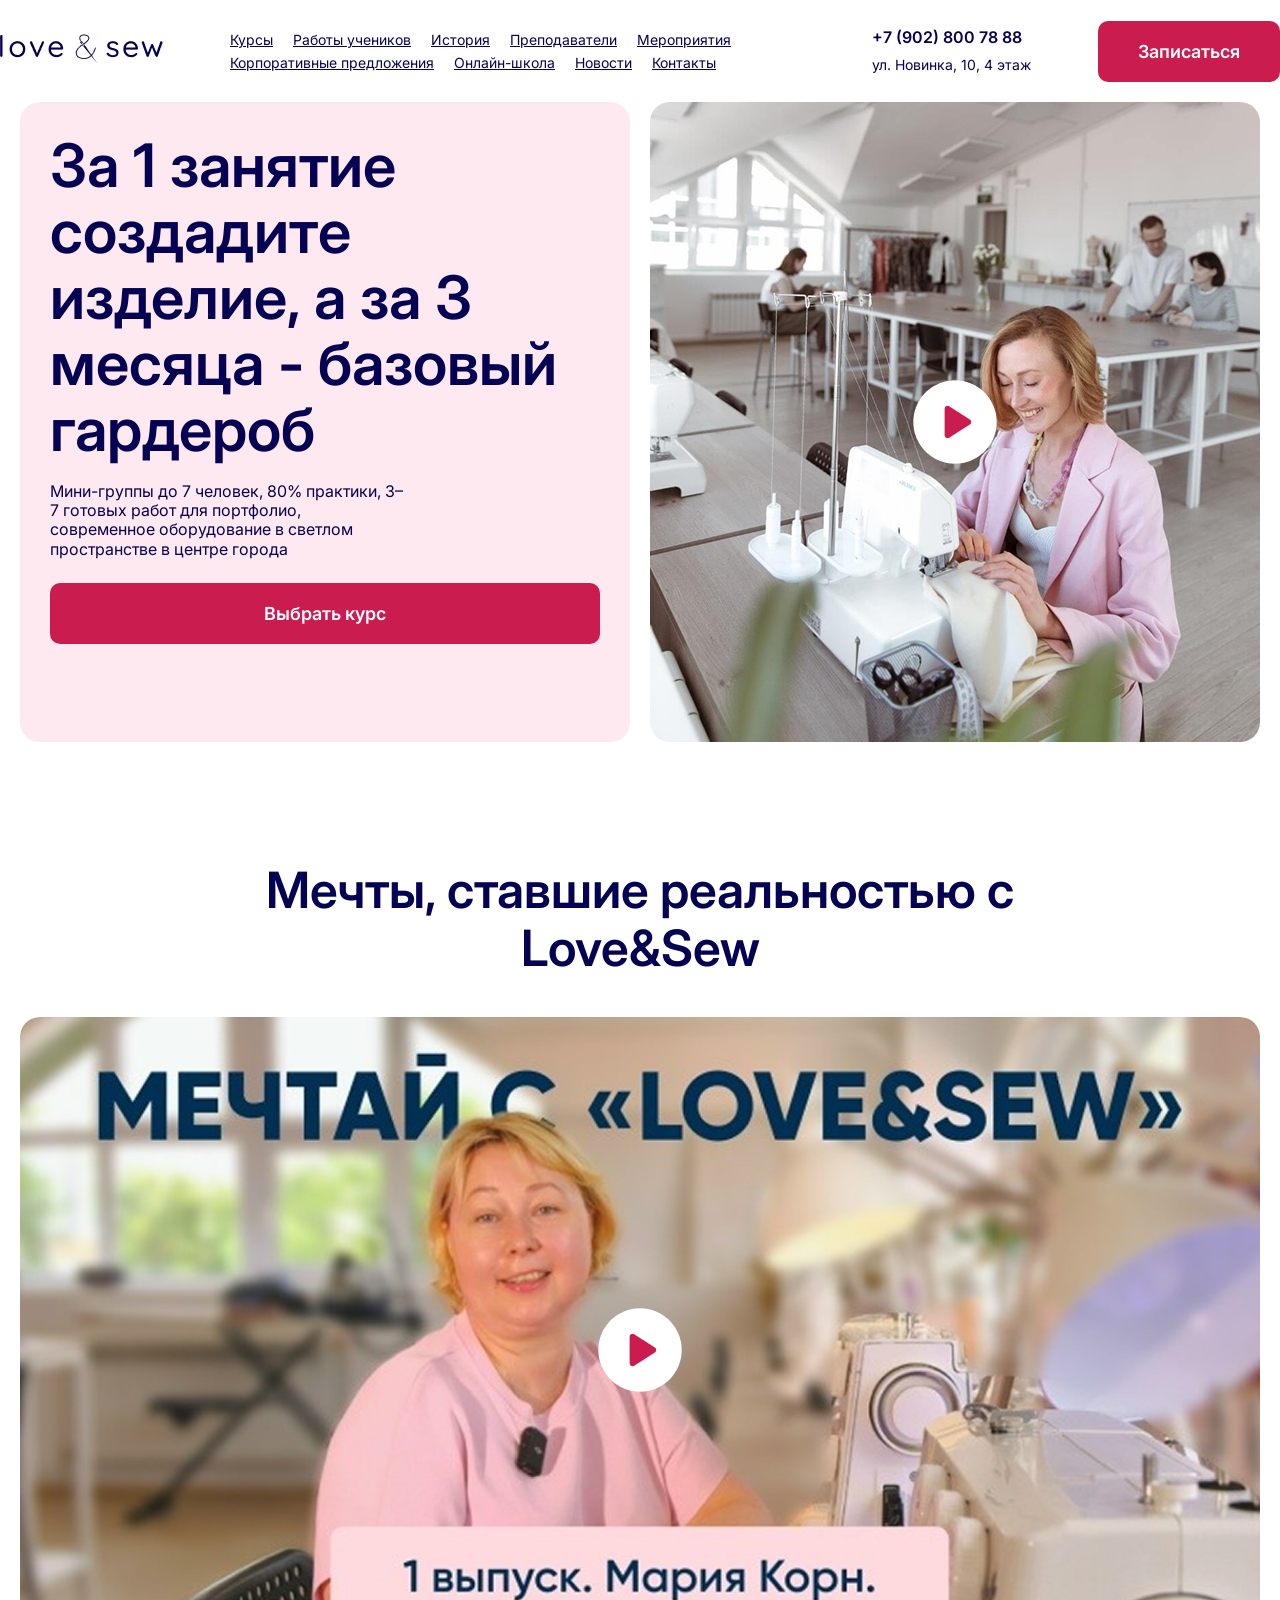
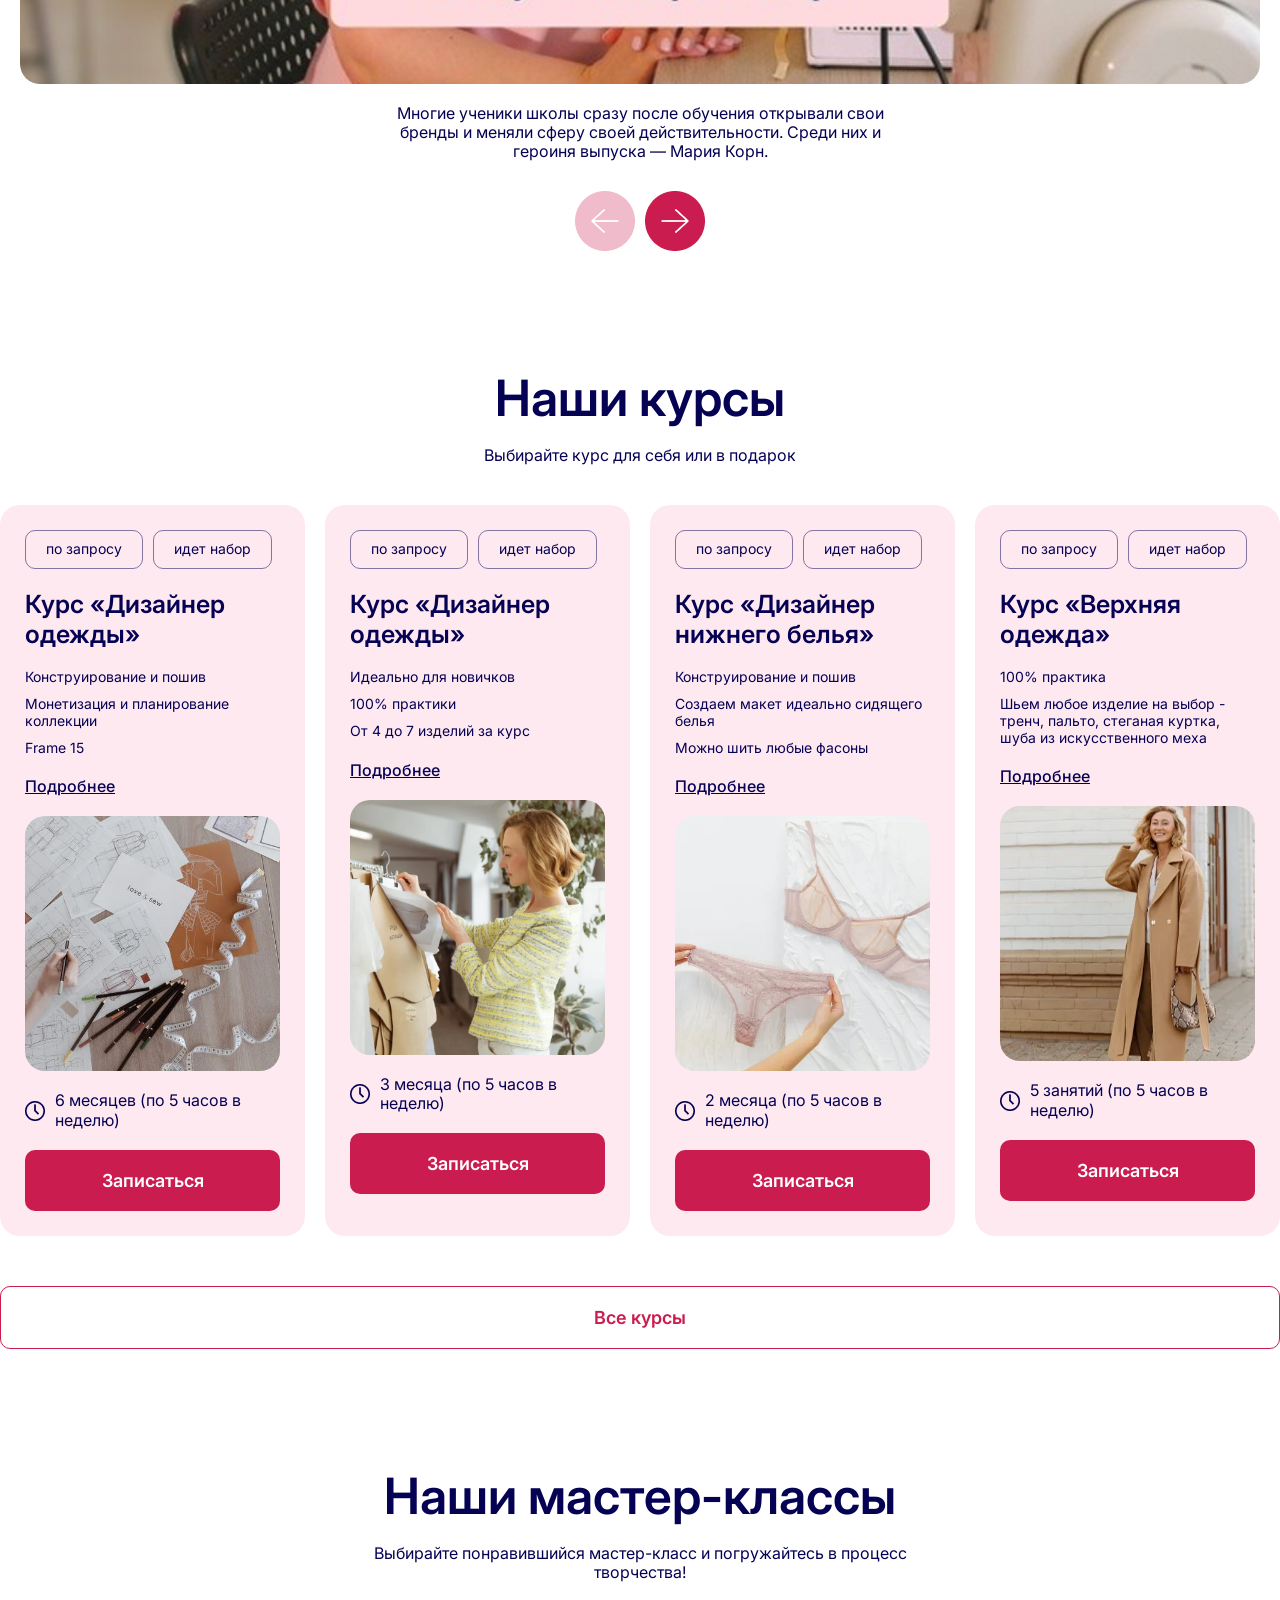
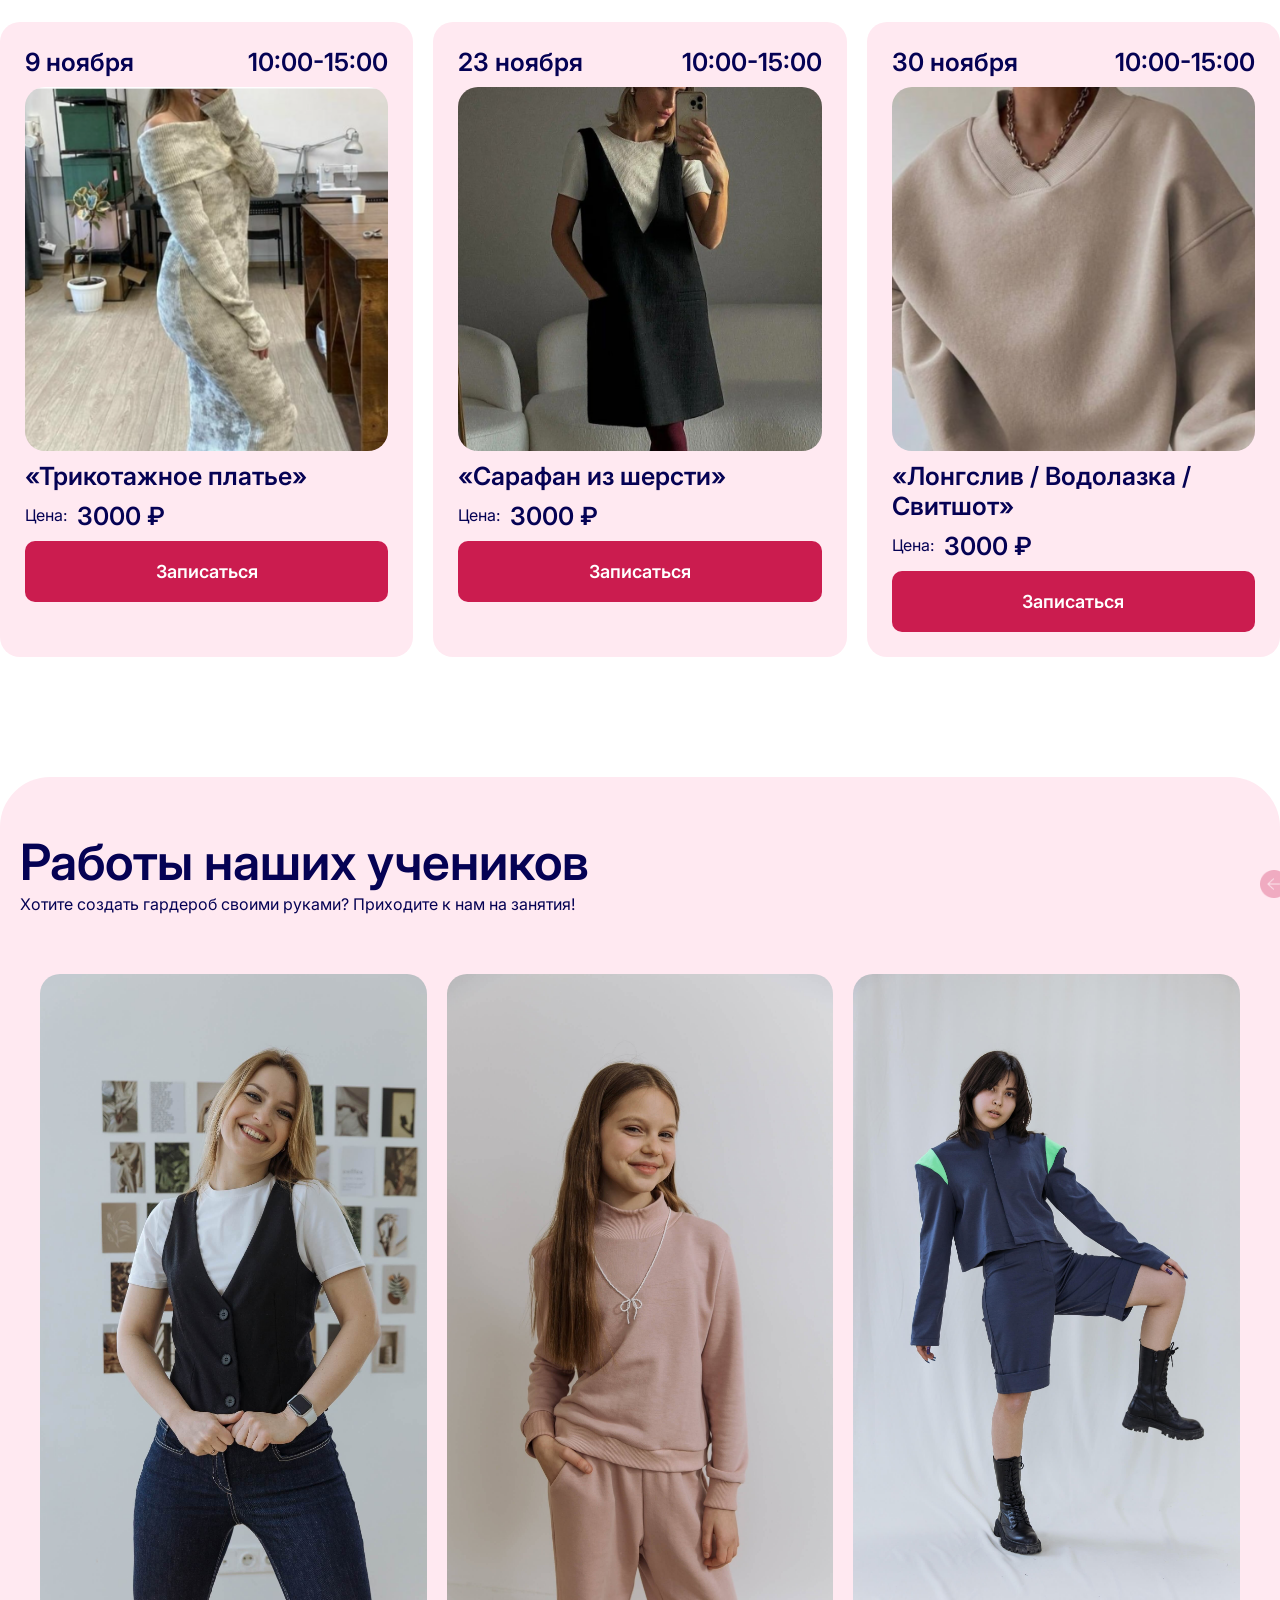
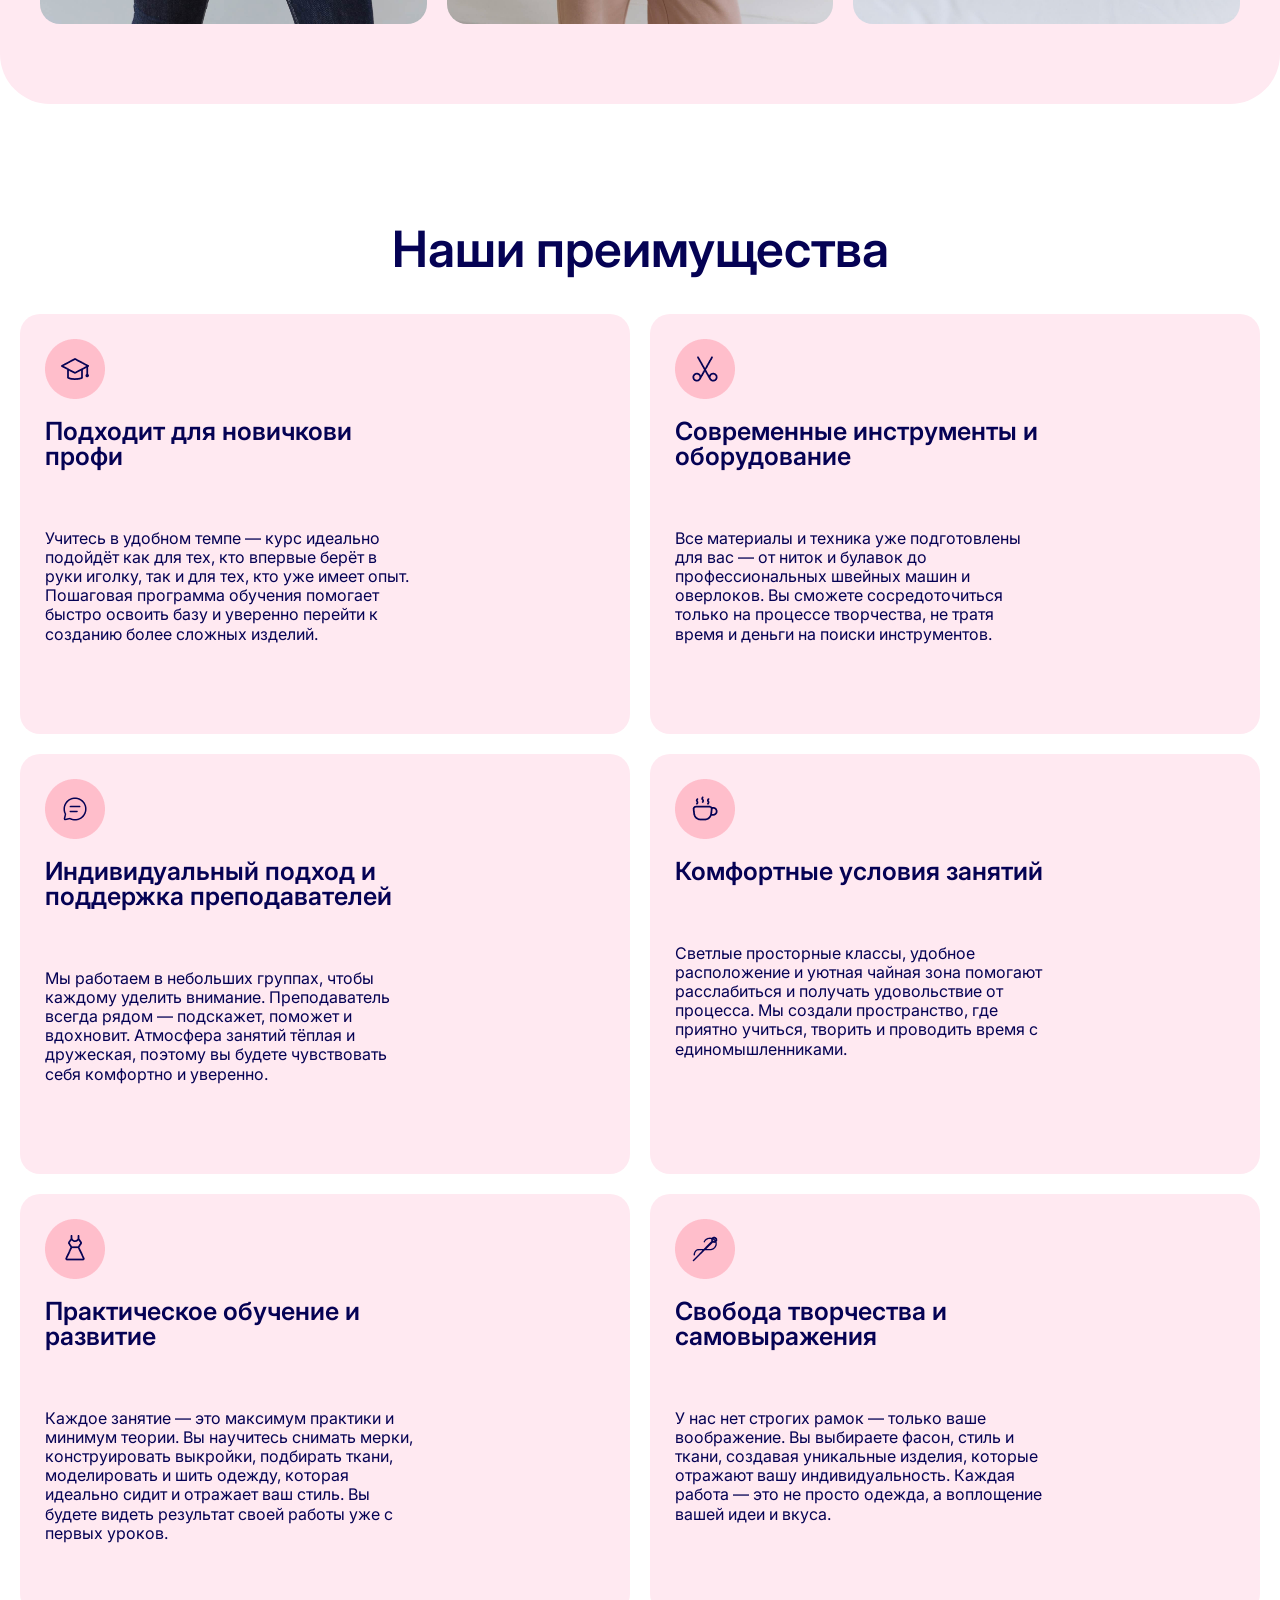
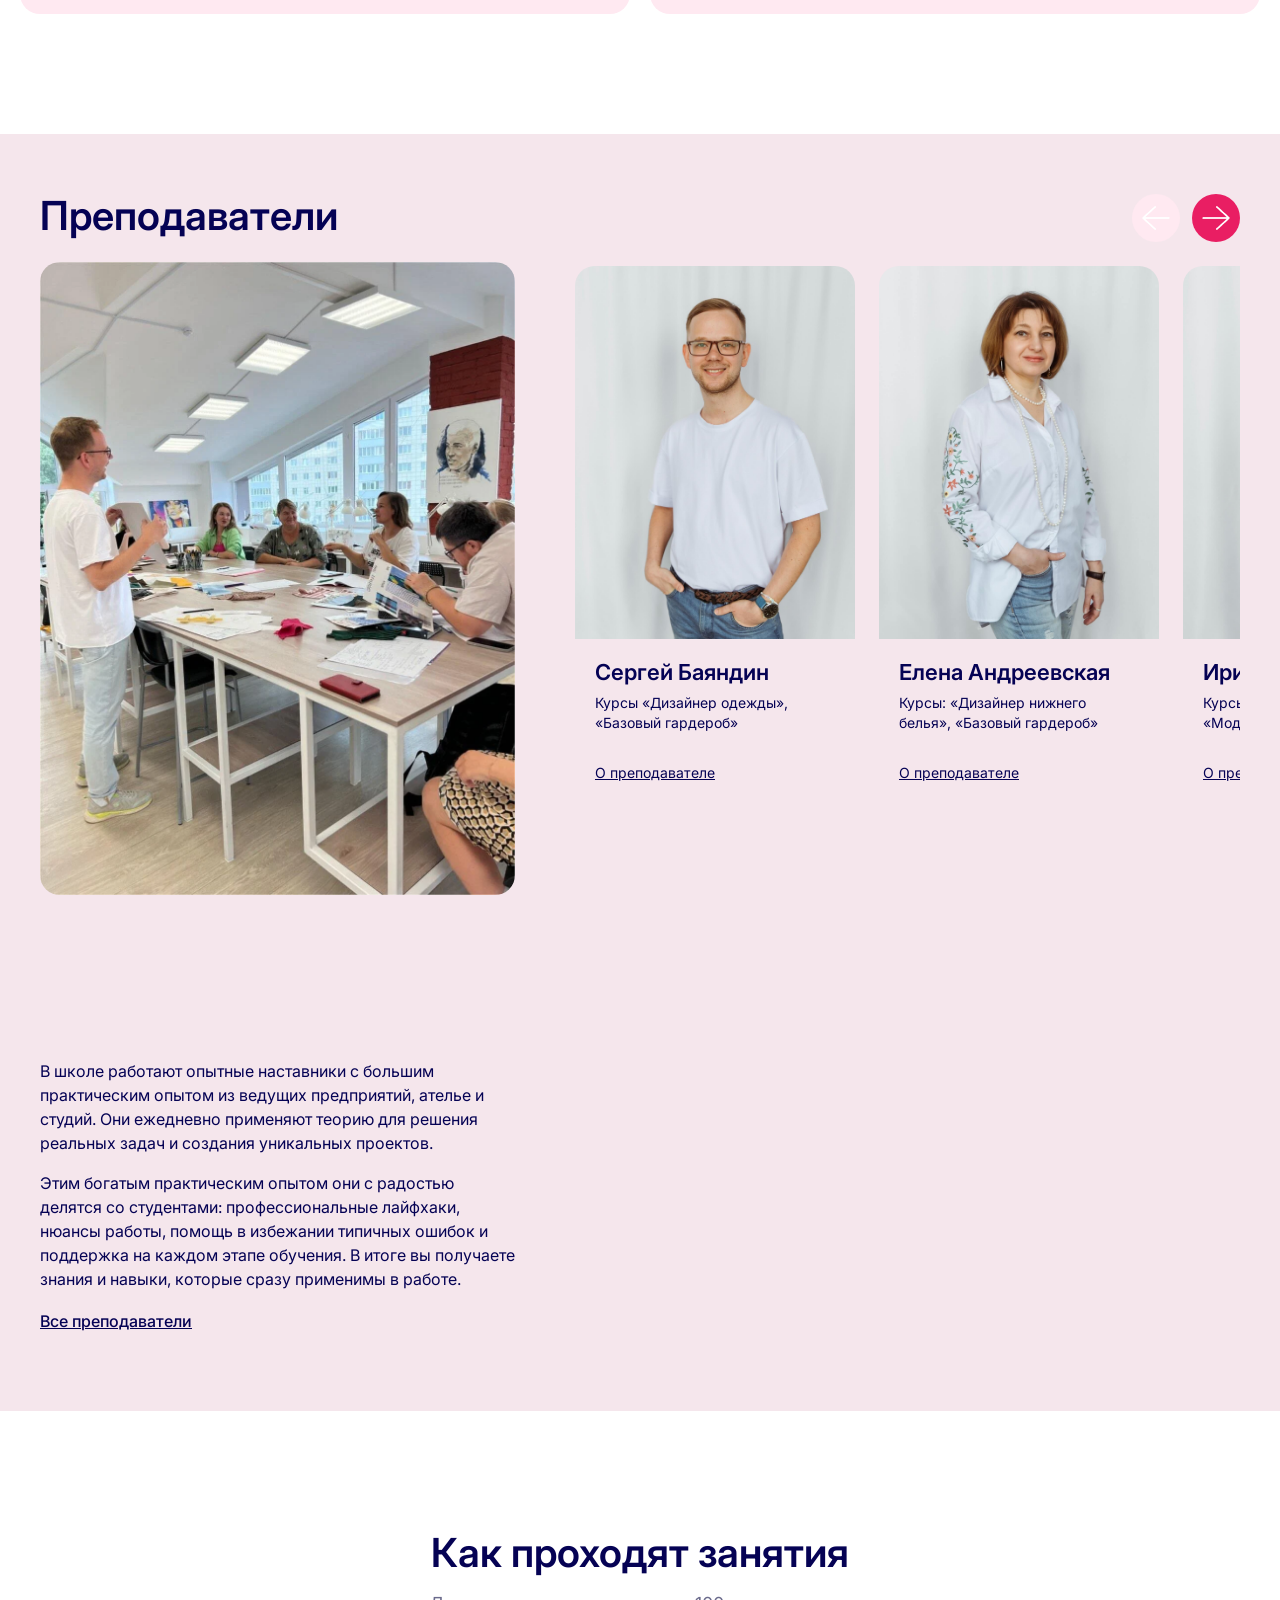
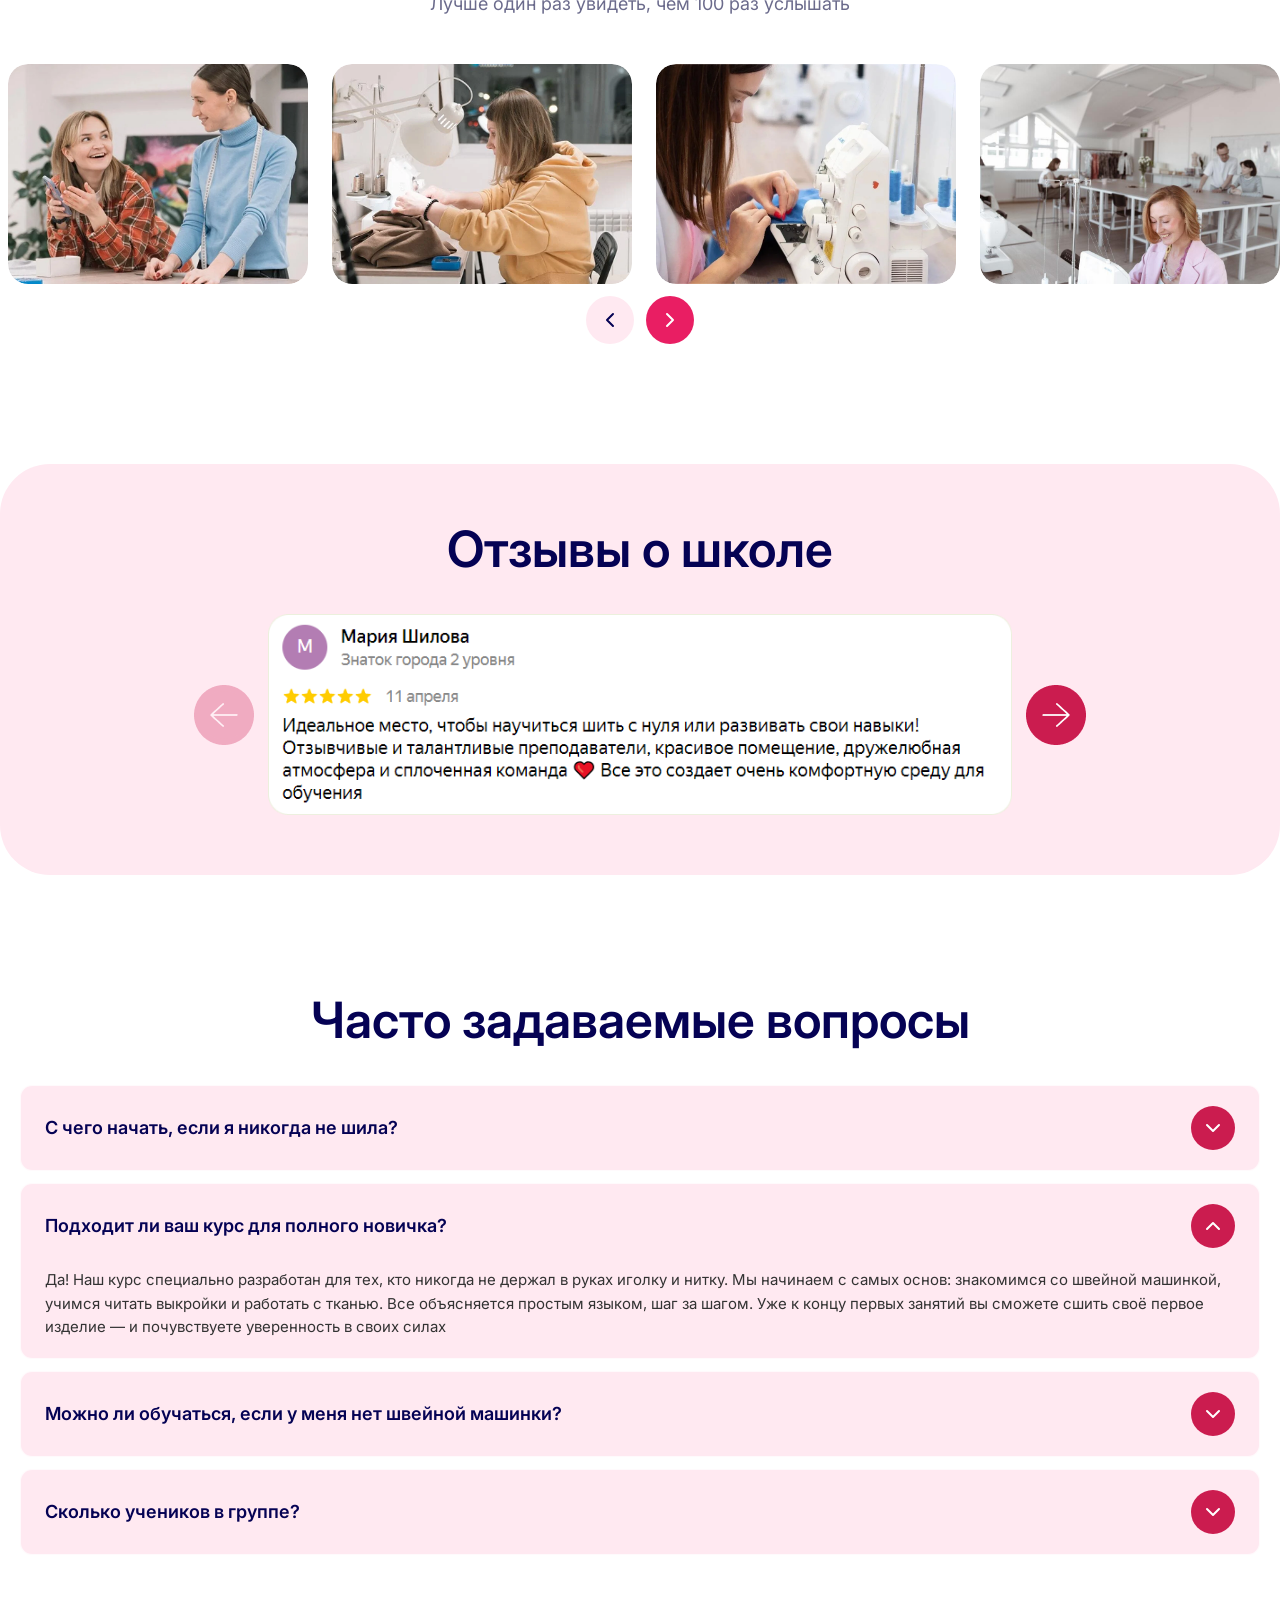
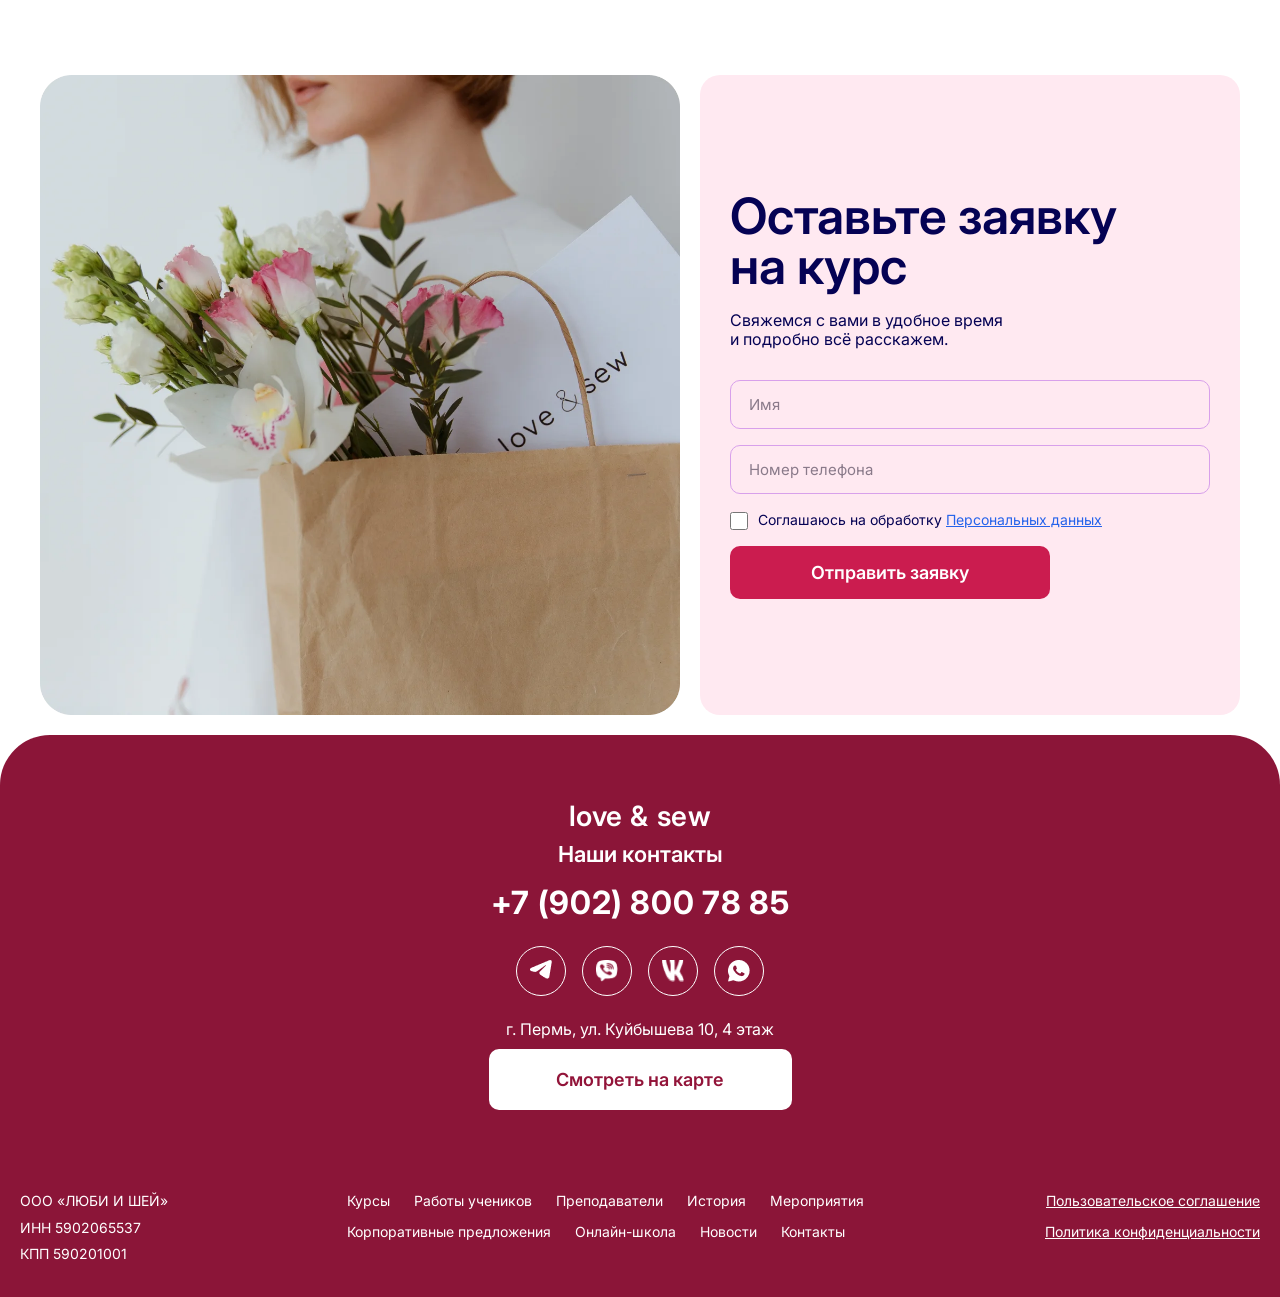
<file: index.html>
<!DOCTYPE html>
<html lang="en">

<head>
    <meta charset="UTF-8">
    <meta name="viewport" content="width=device-width, initial-scale=1.0">
    <title>Document</title>
    <link rel="stylesheet" href="style.css">
</head>

<body>
    <header class="header">
        <div class="header-inner">
            <a class="logo" href="index.html" aria-label="На главную">
                <img src="img/Logo.png" alt="Love &amp; Sew logo" />
              </a>

            <nav class="nav">
                <a href="#courses" class="nav-link">Курсы</a>
                <a href="#students" class="nav-link">Работы учеников</a>
                <a href="history.html" class="nav-link">История</a>
                <a href="#teachers" class="nav-link">Преподаватели</a>
                <a href="#events" class="nav-link">Мероприятия</a>
                <a href="#corporate" class="nav-link">Корпоративные предложения</a>
                <a href="#online-school" class="nav-link">Онлайн-школа</a>
                <a href="#news" class="nav-link">Новости</a>
                <a href="contacts.html" class="nav-link">Контакты</a>
            </nav>

            <div class="header-right">
                <div class="header-phone">
                    <span class="phone-number">+7 (902) 800 78 88</span>
                    <span class="phone-address">ул. Новинка, 10, 4 этаж</span>
                </div>
            </div>
            <button class="header-button">
                <p>Записаться</p>
            </button>

            <button type="button" class="burger" aria-label="Открыть меню" aria-expanded="false">
                <span class="burger-line"></span>
                <span class="burger-line"></span>
                <span class="burger-line"></span>
            </button>
        </div>
    </header>

    <div class="nav-overlay" aria-hidden="true"></div>
    <div class="nav-panel" aria-hidden="true">
        <nav class="nav-panel-inner">
            <a href="#courses" class="nav-panel-link">Курсы</a>
            <a href="#students" class="nav-panel-link">Работы учеников</a>
            <a href="history.html" class="nav-panel-link">История</a>
            <a href="#teachers" class="nav-panel-link">Преподаватели</a>
            <a href="#events" class="nav-panel-link">Мероприятия</a>
            <a href="#corporate" class="nav-panel-link">Корпоративные предложения</a>
            <a href="#online-school" class="nav-panel-link">Онлайн-школа</a>
            <a href="#news" class="nav-panel-link">Новости</a>
            <a href="contacts.html" class="nav-panel-link">Контакты</a>
        </nav>
        <div class="nav-panel-footer">
            <div class="nav-panel-phone">+7 (902) 800 78 88</div>
            <div class="nav-panel-address">ул. Новинка, 10, 4 этаж</div>
            <button type="button" class="nav-panel-btn">Записаться</button>
        </div>
    </div>
    <div class="middle">
        <div class="container">
            <div class="left">
                <div class="left-items">
                    <div class="left-text">
                        <h1 class="left-header">
                            За 1 занятие создадите <br /> изделие, а за 3 месяца - базовый гардероб
                        </h1>
                        <p class="left-p">Мини-группы до 7 человек, 80% практики, 3–7 готовых работ для портфолио,
                            современное оборудование в светлом пространстве в центре города</p>
                    </div>
                    <button class="middle-button">
                        <p>Выбрать курс</p>
                    </button>
                </div>
            </div>
            <div class="right">
                <img src="img/icons2.png" alt="Icons" class="right-image">
            </div>
        </div>
    </div>
    <div class="dream">
        <div class="container">
            <div class="dream-text">
                Мечты, ставшие реальностью с Love&Sew
            </div>
            <div class="dream-middle">
                <div class="dream-image">
                    <img src="img/icons2.png" alt="Icons" class="dream-right-image">
                </div>

                <div class="dream-bottom">
                    <p>Многие ученики школы сразу после обучения открывали свои бренды и меняли сферу своей
                        действительности. Среди них и <br /> героиня выпуска — Мария Корн.</p>
                </div>
            </div>
            <div class="dream-arrows">
                <img src="img/left.png" alt="Arrow left" class="dream-arrow">
                <img src="img/right.png" alt="Arrow right" class="dream-arrow">
            </div>
        </div>
    </div>
    <div class="courses" id="courses">
        <div class="courses-text">
            <h2>Наши курсы</h2>
            <p>Выбирайте курс для себя или в подарок</p>
        </div>
        <div class="courses-cards">
            <div class="cards-box">
                <div class="box-items">
                    <div class="box-header">
                        <h2>по запросу</h2>
                        <h2>идет набор</h2>
                    </div>
                    <div class="box-text">
                        <h2>Курс «Дизайнер одежды»</h2>
                        <div class="sec-box">

                            <p class="f">Конструирование и пошив</p>
                            <p class="s">Монетизация и планирование коллекции</p>
                            <p class="t">Frame 15</p>
                        </div>
                        <div class="box-link">
                            <a href="#">Подробнее</a>
                        </div>
                        <img class="box-image" src="img/box/1.png" alt="Image">
                        <div class="time">
                            <img src="img/box/time.png" alt="Time">
                            <p>6 месяцев (по 5 часов в неделю)</p>
                        </div>

                        <button class="box-button">
                            <p>Записаться</p>
                        </button>
                    </div>
                </div>
            </div>
            <div class="cards-box">
                <div class="box-items">
                    <div class="box-header">
                        <h2>по запросу</h2>
                        <h2>идет набор</h2>
                    </div>
                    <div class="box-text">
                        <h2>Курс «Дизайнер одежды»</h2>
                        <div class="sec-box">

                            <p class="f">Идеально для новичков</p>
                            <p class="s">100% практики</p>
                            <p class="t">От 4 до 7 изделий за курс</p>
                        </div>
                        <div class="box-link">
                            <a href="#">Подробнее</a>
                        </div>
                        <img class="box-image" src="img/box/2.png" alt="Image">
                        <div class="time">
                            <img src="img/box/time.png" alt="Time">
                            <p>3 месяца (по 5 часов в неделю)</p>
                        </div>

                        <button class="box-button">
                            <p>Записаться</p>
                        </button>
                    </div>
                </div>
            </div>
            <div class="cards-box">
                <div class="box-items">
                    <div class="box-header">
                        <h2>по запросу</h2>
                        <h2>идет набор</h2>
                    </div>
                    <div class="box-text">
                        <h2>Курс «Дизайнер нижнего белья»</h2>
                        <div class="sec-box">

                            <p class="f">Конструирование и пошив</p>
                            <p class="s">Создаем макет идеально сидящего белья</p>
                            <p class="t">Можно шить любые фасоны</p>
                        </div>
                        <div class="box-link">
                            <a href="#">Подробнее</a>
                        </div>
                        <img class="box-image" src="img/box/3.png" alt="Image">
                        <div class="time">
                            <img src="img/box/time.png" alt="Time">
                            <p>2 месяца (по 5 часов в неделю)</p>
                        </div>

                        <button class="box-button">
                            <p>Записаться</p>
                        </button>
                    </div>
                </div>
            </div>
            <div class="cards-box">
                <div class="box-items">
                    <div class="box-header">
                        <h2>по запросу</h2>
                        <h2>идет набор</h2>
                    </div>
                    <div class="box-text">
                        <h2>Курс «Верхняя одежда»</h2>
                        <div class="sec-box">

                            <p class="f">100% практика</p>
                            <p class="s">Шьем любое изделие на выбор - тренч, пальто, стеганая куртка, <br> шуба из
                                искусственного меха</p>

                        </div>
                        <div class="box-link">
                            <a href="#">Подробнее</a>
                        </div>
                        <img class="box-image" src="img/box/4.png" alt="Image">
                        <div class="time">
                            <img src="img/box/time.png" alt="Time">
                            <p>5 занятий (по 5 часов в неделю)</p>
                        </div>

                        <button class="box-button">
                            <p>Записаться</p>
                        </button>
                    </div>
                </div>
            </div>
           
            <div class="cards-box">
                <div class="box-items">
                    <div class="box-header">
                        <h2>по запросу</h2>
                        <h2>идет набор</h2>
                    </div>
                    <div class="box-text">
                        <h2>Курс «Профессия закройщик»</h2>
                        <div class="sec-box">

                            <p class="f">Свидетельство гос. образца</p>
                            <p class="s">Конструирование и моделирование женской одежды</p>
                            <p class="t">Возможность работать в ателье, конструкторском бюро, производство, фриланс.</p>
                        </div>
                        <div class="box-link">
                            <a href="#">Подробнее</a>
                        </div>
                        <img class="box-image" src="img/box/5.png" alt="Image">
                        <div class="time">
                            <img src="img/box/time.png" alt="Time">
                            <p>9 месяцев (по 5 часов в неделю)</p>
                        </div>

                        <button class="box-button">
                            <p>Записаться</p>
                        </button>
                    </div>
                </div>
            </div>
            <div class="cards-box">
                <div class="box-items">
                    <div class="box-header">
                        <h2>по запросу</h2>
                        <h2>идет набор</h2>
                    </div>
                    <div class="box-text">
                        <h2>Курс «Швея»</h2>
                        <div class="sec-box">

                            <p class="f">Свидетельство гос. образца</p>
                            <p class="s">Работа на новом промышленном оборудовании</p>
                            <p class="t">Изучение основных технических узлов в пошиве одежды</p>
                        </div>
                        <div class="box-link">
                            <a href="#">Подробнее</a>
                        </div>
                        <img class="box-image" src="img/box/6.png" alt="Image">
                        <div class="time">
                            <img src="img/box/time.png" alt="Time">
                            <p>6 месяцев (по 5 часов в неделю)</p>
                        </div>

                        <button class="box-button">
                            <p>Записаться</p>
                        </button>
                    </div>
                </div>
            </div>
            <div class="cards-box">
                <div class="box-items">
                    <div class="box-header">
                        <h2>по запросу</h2>
                        <h2>идет набор</h2>
                    </div>
                    <div class="box-text">
                        <h2>Базовый курс по шитью для детей</h2>
                        <div class="sec-box">

                            <p class="f">Знакомство с профессиями "Дизайнер одежды" и "Швея"</p>
                            <p class="s">Создание мудборда коллекции - подбор фасонов и материалов</p>
                            <p class="t">Пошив собственной коллекции</p>
                        </div>
                        <div class="box-link">
                            <a href="#">Подробнее</a>
                        </div>
                        <img class="box-image" src="img/box/7.png" alt="Image">
                        <div class="time">
                            <img src="img/box/time.png" alt="Time">
                            <p>2 месяца (по 5 часов в неделю)</p>
                        </div>

                        <button class="box-button">
                            <p>Записаться</p>
                        </button>
                    </div>
                </div>
            </div>
            <a class="card-link" href="courses.html">
                <p>Все курсы</p>
            </a>
        </div>
    </div>

    <div class="master">
        <div class="master-header">
            <h2>Наши мастер-классы</h2>
            <p>Выбирайте понравившийся мастер-класс и погружайтесь в процесс творчества!</p>
        </div>

        <div class="master-box">
            <div class="master-item">
                <div class="item-header">
                    <h2>9 ноября</h2>
                    <p>10:00-15:00</p>
                </div>
                <img class="item-image" src="img/master/1.png" alt="Image">
                <h2 class="item-main-text">
                    «Трикотажное платье»

                </h2>
                <div class="price">
                    <p class="price-text">Цена:</p>
                    <p class="price-text-price">3000 ₽</p>
                </div>

                <button class="item-button">
                    <p>Записаться</p>
                </button>
            </div>

            <div class="master-item">
                <div class="item-header">
                    <h2>23 ноября</h2>
                    <p>10:00-15:00</p>
                </div>
                <img class="item-image" src="img/master/2.png" alt="Image">
                <h2 class="item-main-text">
                    «Сарафан из шерсти»

                </h2>
                <div class="price">
                    <p class="price-text">Цена:</p>
                    <p class="price-text-price">3000 ₽</p>
                </div>

                <button class="item-button">
                    <p>Записаться</p>
                </button>
            </div>

            <div class="master-item">
                <div class="item-header">
                    <h2>30 ноября</h2>
                    <p>10:00-15:00</p>
                </div>
                <img class="item-image" src="img/master/3.png" alt="Image">
                <h2 class="item-main-text">
                    «Лонгслив / Водолазка / Свитшот»

                </h2>
                <div class="price">
                    <p class="price-text">Цена:</p>
                    <p class="price-text-price">3000 ₽</p>
                </div>

                <button class="item-button">
                    <p>Записаться</p>
                </button>
            </div>
        </div>

        <button type="button" class="master-button master-toggle" aria-expanded="false">
            <p>Все мастер-классы</p>
        </button>
    </div>


    <div class="students" id="students">
        <div class="students-header">
            <div class="students-header-text">
                <h2>Работы наших учеников</h2>
                <p>Хотите создать гардероб своими руками? Приходите к нам на занятия!</p>
            </div>
            <button class="students-button students-button--desktop">
                <img src="img/students/left.png" alt="Arrow">

                <img src="img/students/right.png" alt="Arrow">
            </button>
        </div>
        <div class="students-images">
            <img src="img/students/1.jpg" class="is-active" alt="Image">
            <img src="img/students/2.jpg" alt="Image">
            <img src="img/students/3.jpg" alt="Image">
            <img src="img/students/4.jpg" alt="Image">
            <img src="img/students/5.jpg" alt="Image">
            <img src="img/students/6.jpg" alt="Image">
            <img src="img/students/7.jpg" alt="Image">
            <img src="img/students/8.jpg" alt="Image">
            <img src="img/students/9.jpg" alt="Image">
            <img src="img/students/10.jpg" alt="Image">
            <img src="img/students/11.jpg" alt="Image">
            <img src="img/students/12.jpg" alt="Image">
            <img src="img/students/13.jpg" alt="Image">
            <img src="img/students/14.jpg" alt="Image">
            <img src="img/students/15.jpg" alt="Image">
            <img src="img/students/16.jpg" alt="Image">
            <img src="img/students/17.jpg" alt="Image">
            <img src="img/students/18.jpg" alt="Image">
            <img src="img/students/19.jpg" alt="Image">

        </div>
        <button class="students-button students-button--mobile">
            <img src="img/students/left.png" alt="Arrow">

            <img src="img/students/right.png" alt="Arrow">
        </button>
    </div>
    <div class="why">
        <h2>Наши преимущества</h2>
        <div class="why-boxes-inner">
            <div class="why-boxes">
                <img src="img/why/1.png" alt="Image">
                <div class="why-text">
                    <h2>Подходит для новичкови профи</h2>
                    <p>Учитесь в удобном темпе — курс идеально подойдёт как для тех, кто впервые берёт в руки иголку,
                        так и для тех, кто уже имеет опыт. Пошаговая программа обучения помогает быстро освоить базу и
                        уверенно перейти к созданию более сложных изделий.</p>
                </div>

            </div>

            <div class="why-boxes">
                <img src="img/why/2.png" alt="Image">
                <div class="why-text">
                    <h2>Современные инструменты и оборудование</h2>
                    <p>Все материалы и техника уже подготовлены для вас — от ниток и булавок до профессиональных швейных
                        машин и оверлоков. Вы сможете сосредоточиться только на процессе творчества, не тратя время и
                        деньги на поиски инструментов.</p>
                </div>

            </div>

            <div class="why-boxes">
                <img src="img/why/3.png" alt="Image">
                <div class="why-text">
                    <h2>Индивидуальный подход и поддержка преподавателей</h2>
                    <p>Мы работаем в небольших группах, чтобы каждому уделить внимание. Преподаватель всегда рядом —
                        подскажет, поможет и вдохновит. Атмосфера занятий тёплая и дружеская, поэтому вы будете
                        чувствовать себя комфортно и уверенно.</p>
                </div>

            </div>

            <div class="why-boxes">
                <img src="img/why/4.png" alt="Image">
                <div class="why-text">
                    <h2>Комфортные условия занятий</h2>
                    <p>Светлые просторные классы, удобное расположение и уютная чайная зона помогают расслабиться и
                        получать удовольствие от процесса. Мы создали пространство, где приятно учиться, творить и
                        проводить время с единомышленниками.</p>
                </div>

            </div>

            <div class="why-boxes">
                <img src="img/why/5.png" alt="Image">
                <div class="why-text">
                    <h2>Практическое обучение
                        и развитие</h2>
                    <p>Каждое занятие — это максимум практики и минимум теории. Вы научитесь снимать мерки,
                        конструировать выкройки, подбирать ткани, моделировать и шить одежду, которая идеально сидит и
                        отражает ваш стиль. Вы будете видеть результат своей работы уже с первых уроков.</p>
                </div>

            </div>


            <div class="why-boxes">
                <img src="img/why/6.png" alt="Image">
                <div class="why-text">
                    <h2>Свобода творчества и самовыражения</h2>
                    <p>У нас нет строгих рамок — только ваше воображение. Вы выбираете фасон, стиль и ткани, создавая
                        уникальные изделия, которые отражают вашу индивидуальность.
                        Каждая работа — это не просто одежда, а воплощение вашей идеи и вкуса.</p>
                </div>

            </div>
        </div>
    </div>

  

    <section class="teachers" id="teachers">
        <div class="teachers-inner container">
            <div class="teachers-intro">
                <h2 class="teachers-title">Преподаватели</h2>
                <img class="teachers-intro-img" src="img/teachers/1.png" alt="Image">
                <p class="teachers-intro-text">В школе работают опытные наставники с большим практическим опытом из
                    ведущих предприятий, ателье и студий. Они ежедневно применяют теорию для решения реальных задач и
                    создания уникальных проектов.</p>
                <p class="teachers-intro-text">Этим богатым практическим опытом они с радостью делятся со студентами:
                    профессиональные лайфхаки, нюансы работы, помощь в избежании типичных ошибок и поддержка на каждом
                    этапе обучения. В итоге вы получаете знания и навыки, которые сразу применимы в работе.</p>
                <a href="teachers.html" class="teachers-intro-link">Все преподаватели</a>
            </div>
            <div class="teachers-right">
                <div class="teachers-header">

                    <div class="teachers-nav">
                        <button type="button" class="teachers-arrow teachers-arrow-prev" aria-label="Назад">
                            <img src="img/teachers/left.png" alt="Arrow">
                        </button>
                        <button type="button" class="teachers-arrow teachers-arrow-next" aria-label="Вперёд">
                            <img src="img/teachers/right.png" alt="Arrow">
                        </button>
                    </div>
                </div>
                <div class="teachers-carousel-wrap">
                    <div class="teachers-items" id="teachers-items"></div>
                </div>
            </div>
        </div>
    </section>

    


    <section class="lessens">
        <div class="lessens-inner">
            <h2 class="lessens-title">Как проходят занятия</h2>
            <p class="lessens-subtitle">Лучше один раз увидеть, чем 100 раз услышать</p>
            <div class="lessens-bottom">
                <div class="lessens-carousel-wrap">
                    <div class="lessens-items">
                        <div class="lessens-item">
                            <img src="img/how/1.png" alt="Занятия в школе" class="lessens-item-img">
                        </div>
                        <div class="lessens-item">
                            <img src="img/how/2.png" alt="Работа на швейной машинке" class="lessens-item-img">
                        </div>
                        <div class="lessens-item">
                            <img src="img/how/3.png" alt="Шитьё" class="lessens-item-img">
                        </div>
                        <div class="lessens-item">
                            <img src="img/how/4.png" alt="Мастерская" class="lessens-item-img">
                        </div>
                    </div>
                </div>
                <div class="lessens-nav">
                    <button type="button" class="lessens-arrow lessens-arrow-prev" aria-label="Назад">
                        <svg width="24" height="24" viewBox="0 0 24 24" fill="none">
                            <path d="M15 18l-6-6 6-6" stroke="currentColor" stroke-width="2" stroke-linecap="round"
                                stroke-linejoin="round" />
                        </svg>
                    </button>
                    <button type="button" class="lessens-arrow lessens-arrow-next" aria-label="Вперёд">
                        <svg width="24" height="24" viewBox="0 0 24 24" fill="none">
                            <path d="M9 18l6-6-6-6" stroke="currentColor" stroke-width="2" stroke-linecap="round"
                                stroke-linejoin="round" />
                        </svg>
                    </button>
                </div>
            </div>
        </div>
    </section>


    <section class="reviews">
        <div class="container">
            <div class="reviews-title">
                <h1>Отзывы о школе</h1>
            </div>

            <div class="review-body">
                <div class="review-carousel">
                    <button type="button" class="review-arrow review-arrow-prev" aria-label="Предыдущий отзыв">
                        <img src="img/left.png" alt="Image">
                    </button>
                    <div class="review-card">
                        <img src="img/rev2.png" alt="Image">
                    </div>
                    <button type="button" class="review-arrow review-arrow-next" aria-label="Следующий отзыв">
                        <img src="img/right.png" alt="Image">
                    </button>
                </div>
               
            </div>
        </div>
    </section>

    <section class="questions">
        <div class="container">
            <div class="questions-inner">
                <div class="questions-title">
                    <h2>Часто задаваемые вопросы</h2>
                </div>
            </div>

            <div class="questions-body">
                <div class="question-item">
                    <button type="button" class="question-header" aria-expanded="false" aria-controls="answer-1"
                        id="q1">
                        <span class="question-text">С чего начать, если я никогда не шила?</span>
                        <span class="question-toggle">
                            <svg width="24" height="24" viewBox="0 0 24 24" fill="none" aria-hidden="true">
                                <path d="M6 9l6 6 6-6" stroke="currentColor" stroke-width="2" stroke-linecap="round"
                                    stroke-linejoin="round" />
                            </svg>
                        </span>
                    </button>
                    <div class="question-content" id="answer-1" role="region" aria-labelledby="q1" hidden>
                        <p class="question-answer">Ответ на первый вопрос.</p>
                    </div>
                </div>
                <div class="question-item question-item-open">
                    <button type="button" class="question-header" aria-expanded="true" aria-controls="answer-2" id="q2">
                        <span class="question-text">Подходит ли ваш курс для полного новичка?</span>
                        <span class="question-toggle">
                            <svg width="24" height="24" viewBox="0 0 24 24" fill="none" aria-hidden="true">
                                <path d="M6 9l6 6 6-6" stroke="currentColor" stroke-width="2" stroke-linecap="round"
                                    stroke-linejoin="round" />
                            </svg>
                        </span>
                    </button>
                    <div class="question-content" id="answer-2" role="region" aria-labelledby="q2">
                        <p class="question-answer">Да! Наш курс специально разработан для тех, кто никогда не держал в
                            руках иголку и нитку. Мы начинаем с самых основ: знакомимся со швейной машинкой, учимся
                            читать выкройки и работать с тканью. Все объясняется простым языком, шаг за шагом. Уже к
                            концу первых занятий вы сможете сшить своё первое изделие — и почувствуете уверенность в
                            своих силах</p>
                    </div>
                </div>
                <div class="question-item">
                    <button type="button" class="question-header" aria-expanded="false" aria-controls="answer-3"
                        id="q3">
                        <span class="question-text">Можно ли обучаться, если у меня нет швейной машинки?</span>
                        <span class="question-toggle">
                            <svg width="24" height="24" viewBox="0 0 24 24" fill="none" aria-hidden="true">
                                <path d="M6 9l6 6 6-6" stroke="currentColor" stroke-width="2" stroke-linecap="round"
                                    stroke-linejoin="round" />
                            </svg>
                        </span>
                    </button>
                    <div class="question-content" id="answer-3" role="region" aria-labelledby="q3" hidden>
                        <p class="question-answer">Ответ на третий вопрос.</p>
                    </div>
                </div>
                <div class="question-item">
                    <button type="button" class="question-header" aria-expanded="false" aria-controls="answer-4"
                        id="q4">
                        <span class="question-text">Сколько учеников в группе?</span>
                        <span class="question-toggle">
                            <svg width="24" height="24" viewBox="0 0 24 24" fill="none" aria-hidden="true">
                                <path d="M6 9l6 6 6-6" stroke="currentColor" stroke-width="2" stroke-linecap="round"
                                    stroke-linejoin="round" />
                            </svg>
                        </span>
                    </button>
                    <div class="question-content" id="answer-4" role="region" aria-labelledby="q4" hidden>
                        <p class="question-answer">Ответ на четвёртый вопрос.</p>
                    </div>
                </div>
            </div>
        </div>
    </section>

    <div id="contacts"></div>
    <section class="call" id="call">
        <div class="container">
            <div class="call-body">
                <img class="call-image" src="img/call.png" alt="Image">
                <div class="call-items">
                    <div class="call-text">
                        <h1>Оставьте заявку <br/> на курс</h1>
                        <p>Свяжемся с вами в удобное время <br/> и подробно всё расскажем.</p>
                    </div>

                    <form class="call-form" action="send-form.php" method="post">
                        <input type="text" name="name" class="call-input" placeholder="Имя" required>
                        <input type="tel" name="phone" class="call-input" placeholder="Номер телефона" required>
                        <label class="call-checkbox-label">
                            <input type="checkbox" name="consent" class="call-checkbox" required>
                            <span>Соглашаюсь на обработку <a href="#" class="call-link">Персональных данных</a></span>
                        </label>
                        <button type="submit" class="call-submit">Отправить заявку</button>
                    </form>
                </div>
            </div>
        </div>
    </section>

    <footer class="footer">
        <div class="container">
            <div class="footer-top">
                <div class="footer-brand">love &amp; sew</div>
                <h2 class="footer-heading">Наши контакты</h2>
                <a href="tel:+79028007885" class="footer-phone">+7 (902) 800 78 85</a>
                <div class="footer-social">
                   <div class="link">
                    <img class="link-img" src="img/tg.png" alt="Image">
                   </div>
                   <div class="link">
                    <img class="link-img" src="img/vb.png" alt="Image">
                   </div>
                   <div class="link">
                    <img class="link-img" src="img/wk.png" alt="Image">
                   </div>
                   <div class="link">
                    <img class="link-img" src="img/wh.png" alt="Image">
                   </div>
                </div>
                <p class="footer-address">г. Пермь, ул. Куйбышева 10, 4 этаж</p>
                <a href="contacts.html" class="footer-map-btn">Смотреть на карте</a>
            </div>
            <div class="footer-bottom">
                <div class="footer-col footer-company">
                    <div>ООО «ЛЮБИ И ШЕЙ»</div>
                    <div>ИНН 5902065537</div>
                    <div>КПП 590201001</div>
                </div>
                <nav class="footer-col footer-nav">
                    <a href="#courses">Курсы</a>
                    <a href="#students">Работы учеников</a>
                    <a href="#teachers">Преподаватели</a>
                    <a href="history.html">История</a>
                    <a href="#events">Мероприятия</a>
                    <a href="#corporate">Корпоративные предложения</a>
                    <a href="#online-school">Онлайн-школа</a>
                    <a href="#news">Новости</a>
                    <a href="contacts.html">Контакты</a>
                </nav>
                <div class="footer-col footer-legal">
                    <a href="#">Пользовательское соглашение</a>
                    <a href="#">Политика конфиденциальности</a>
                </div>
            </div>
        </div>
    </footer>

    <script src="mobile-menu.js"></script>
    <script type="module" src="teachers-index.js"></script>
</body>

</html>
</file>
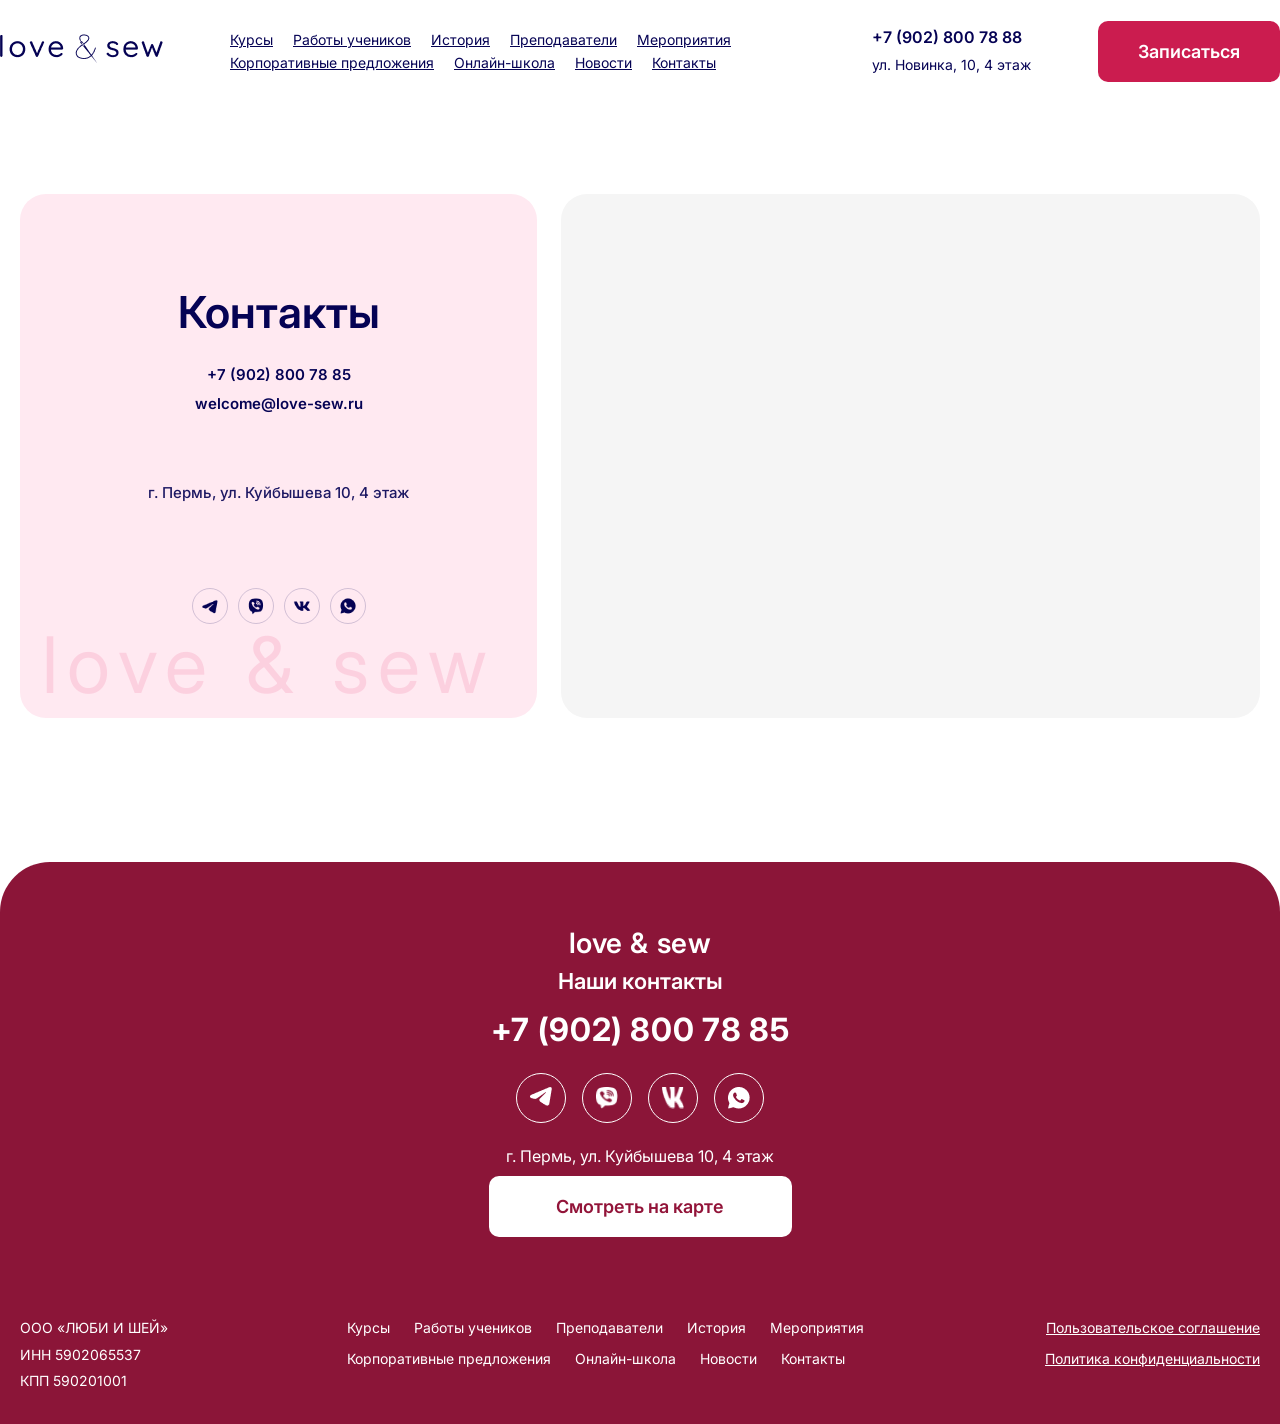
<file: contacts.html>
<!doctype html>
<html lang="ru">
  <head>
    <meta charset="UTF-8" />
    <meta name="viewport" content="width=device-width, initial-scale=1.0" />
    <title>Контакты — Love &amp; Sew</title>
    <link rel="stylesheet" href="style.css" />
  </head>

  <body>
    <header class="header">
      <div class="header-inner">
        <a class="logo" href="index.html" aria-label="На главную">
          <img src="img/Logo.png" alt="Love &amp; Sew logo" />
        </a>

        <nav class="nav">
          <a href="index.html#courses" class="nav-link">Курсы</a>
          <a href="index.html#students" class="nav-link">Работы учеников</a>
          <a href="history.html" class="nav-link">История</a>
          <a href="index.html#teachers" class="nav-link">Преподаватели</a>
          <a href="index.html#events" class="nav-link">Мероприятия</a>
          <a href="index.html#corporate" class="nav-link"
            >Корпоративные предложения</a
          >
          <a href="index.html#online-school" class="nav-link">Онлайн-школа</a>
          <a href="index.html#news" class="nav-link">Новости</a>
          <a href="contacts.html" class="nav-link">Контакты</a>
        </nav>

        <div class="header-right">
          <div class="header-phone">
            <span class="phone-number">+7 (902) 800 78 88</span>
            <span class="phone-address">ул. Новинка, 10, 4 этаж</span>
          </div>
        </div>
        <button class="header-button">
          <p>Записаться</p>
        </button>

        <button
          type="button"
          class="burger"
          aria-label="Открыть меню"
          aria-expanded="false"
        >
          <span class="burger-line"></span>
          <span class="burger-line"></span>
          <span class="burger-line"></span>
        </button>
      </div>
    </header>

    <div class="nav-overlay" aria-hidden="true"></div>
    <div class="nav-panel" aria-hidden="true">
      <nav class="nav-panel-inner">
        <a href="index.html#courses" class="nav-panel-link">Курсы</a>
        <a href="index.html#students" class="nav-panel-link">Работы учеников</a>
        <a href="index.html#teachers" class="nav-panel-link">Преподаватели</a>
        <a href="contacts.html" class="nav-panel-link">Контакты</a>
      </nav>
      <div class="nav-panel-footer">
        <div class="nav-panel-phone">+7 (902) 800 78 88</div>
        <div class="nav-panel-address">ул. Новинка, 10, 4 этаж</div>
        <button type="button" class="nav-panel-btn">Записаться</button>
      </div>
    </div>

    <main class="contacts-page">
      <section class="contacts-section">
        <div class="container">
          <div class="contacts-layout">
            <div class="contacts-card">
              <h1 class="contacts-title">Контакты</h1>
              <div class="contacts-lines">
                <a class="contacts-line" href="tel:+79028007885"
                  >+7 (902) 800 78 85</a
                >
                <a class="contacts-line" href="mailto:welcome@love-sew.ru"
                  >welcome@love-sew.ru</a
                >
                <div class="contacts-line adress contacts-line--muted">
                  г. Пермь, ул. Куйбышева 10, 4 этаж
                </div>
              </div>

              <div class="contacts-social">
                <a class="contacts-social-btn" href="#" aria-label="Telegram">
                  <img src="img/tg2.png" alt="Telegram" />
                </a>
                <a class="contacts-social-btn" href="#" aria-label="Viber">
                  <img src="img/vb2.png" alt="Viber" />
                </a>
                <a class="contacts-social-btn" href="#" aria-label="VK">
                  <img src="img/wk2.png" alt="VK" />
                </a>
                <a class="contacts-social-btn" href="#" aria-label="WhatsApp">
                  <img src="img/wh2.png" alt="WhatsApp" />
                </a>
              </div>

              <div class="contacts-watermark" aria-hidden="true">
                love &amp; sew
              </div>
            </div>

            <div class="contacts-map">
              <iframe
                class="contacts-map-embed"
                title="Карта: г. Пермь, ул. Куйбышева 10"
                src="https://www.openstreetmap.org/export/embed.html?bbox=56.2346%2C58.0032%2C56.2466%2C58.0096&amp;layer=mapnik&amp;marker=58.0064%2C56.2406"
                loading="lazy"
                referrerpolicy="no-referrer-when-downgrade"
              ></iframe>
            </div>
          </div>
        </div>
      </section>
    </main>

    <footer class="footer">
      <div class="container">
        <div class="footer-top">
          <div class="footer-brand">love &amp; sew</div>
          <h2 class="footer-heading">Наши контакты</h2>
          <a href="tel:+79028007885" class="footer-phone">+7 (902) 800 78 85</a>
          <div class="footer-social">
            <div class="link">
              <img class="link-img" src="img/tg.png" alt="Image" />
            </div>
            <div class="link">
              <img class="link-img" src="img/vb.png" alt="Image" />
            </div>
            <div class="link">
              <img class="link-img" src="img/wk.png" alt="Image" />
            </div>
            <div class="link">
              <img class="link-img" src="img/wh.png" alt="Image" />
            </div>
          </div>
          <p class="footer-address">г. Пермь, ул. Куйбышева 10, 4 этаж</p>
          <a href="contacts.html" class="footer-map-btn">Смотреть на карте</a>
        </div>
        <div class="footer-bottom">
          <div class="footer-col footer-company">
            <div>ООО «ЛЮБИ И ШЕЙ»</div>
            <div>ИНН 5902065537</div>
            <div>КПП 590201001</div>
          </div>
          <nav class="footer-col footer-nav">
            <a href="#courses">Курсы</a>
            <a href="#students">Работы учеников</a>
            <a href="#teachers">Преподаватели</a>
            <a href="history.html">История</a>
            <a href="#events">Мероприятия</a>
            <a href="#corporate">Корпоративные предложения</a>
            <a href="#online-school">Онлайн-школа</a>
            <a href="#news">Новости</a>
            <a href="contacts.html">Контакты</a>
          </nav>
          <div class="footer-col footer-legal">
            <a href="#">Пользовательское соглашение</a>
            <a href="#">Политика конфиденциальности</a>
          </div>
        </div>
      </div>
    </footer>
    <script src="mobile-menu.js"></script>
  </body>
</html>
</file>
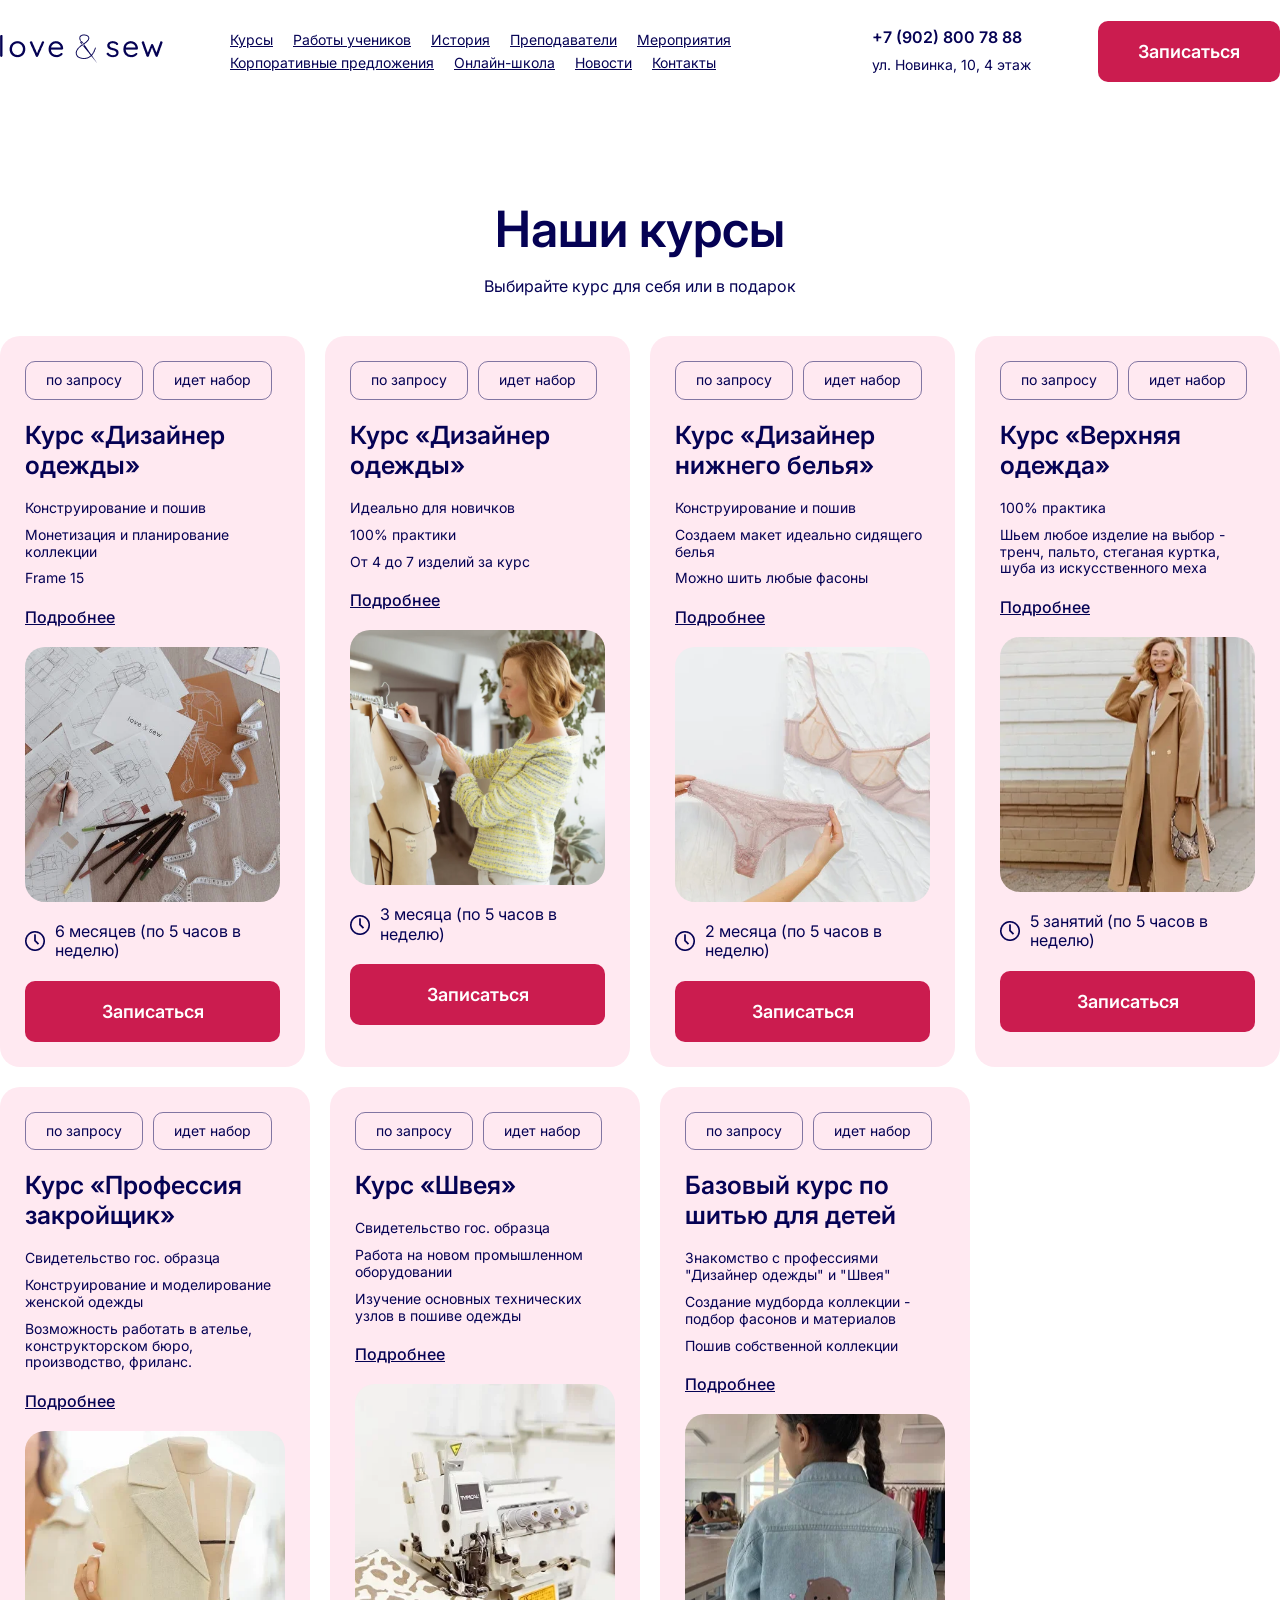
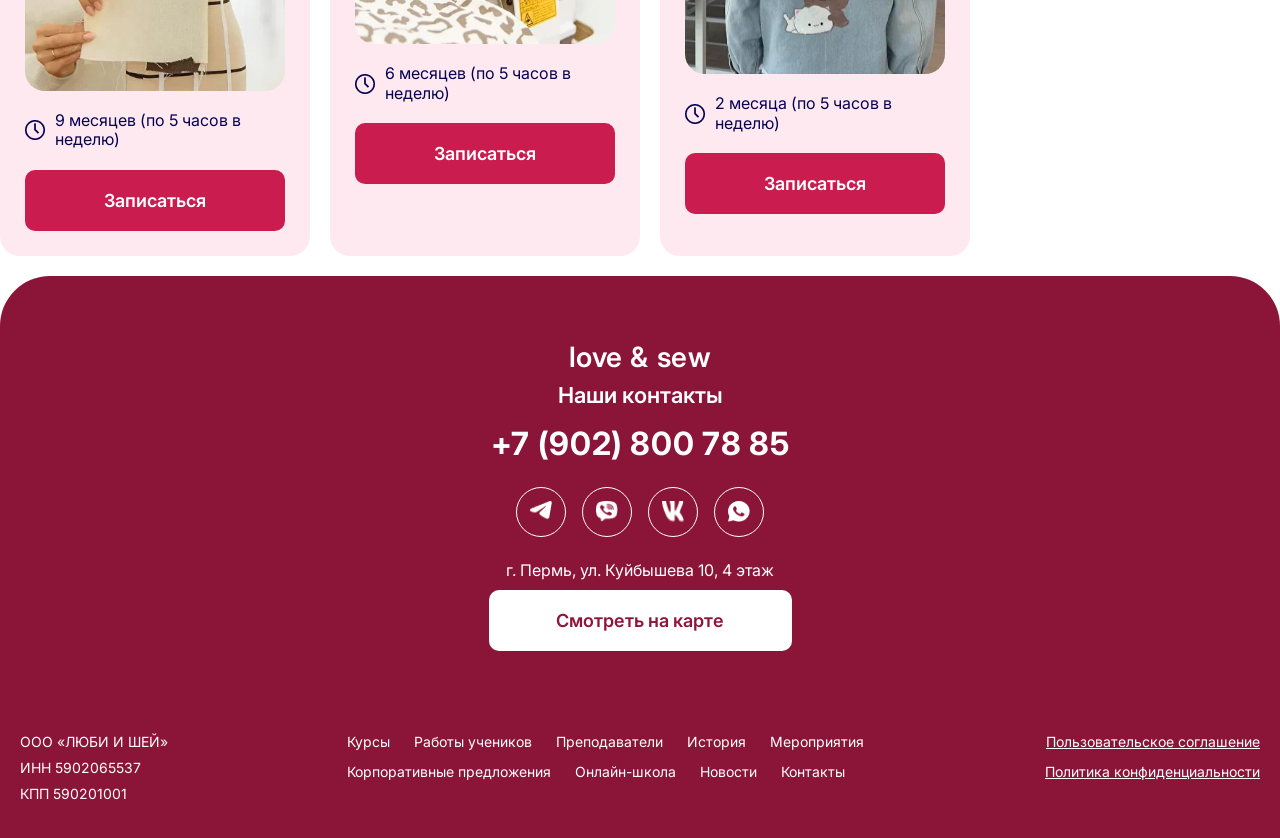
<file: courses.html>
<!doctype html>
<html lang="ru">
  <head>
    <meta charset="UTF-8" />
    <meta name="viewport" content="width=device-width, initial-scale=1.0" />
    <title>Курсы — Love &amp; Sew</title>
    <link rel="stylesheet" href="style.css" />
  </head>

  <body>
    <header class="header">
      <div class="header-inner">
        <a class="logo" href="index.html" aria-label="На главную">
          <img src="img/Logo.png" alt="Love &amp; Sew logo" />
        </a>

        <nav class="nav">
          <a href="index.html#courses" class="nav-link">Курсы</a>
          <a href="index.html#students" class="nav-link">Работы учеников</a>
          <a href="history.html" class="nav-link">История</a>
          <a href="index.html#teachers" class="nav-link">Преподаватели</a>
          <a href="index.html#events" class="nav-link">Мероприятия</a>
          <a href="index.html#corporate" class="nav-link">Корпоративные предложения</a>
          <a href="index.html#online-school" class="nav-link">Онлайн-школа</a>
          <a href="index.html#news" class="nav-link">Новости</a>
          <a href="contacts.html" class="nav-link">Контакты</a>
        </nav>

        <div class="header-right">
          <div class="header-phone">
            <span class="phone-number">+7 (902) 800 78 88</span>
            <span class="phone-address">ул. Новинка, 10, 4 этаж</span>
          </div>
        </div>
        <button class="header-button">
          <p>Записаться</p>
        </button>

        <button
          type="button"
          class="burger"
          aria-label="Открыть меню"
          aria-expanded="false"
        >
          <span class="burger-line"></span>
          <span class="burger-line"></span>
          <span class="burger-line"></span>
        </button>
      </div>
    </header>

    <div class="nav-overlay" aria-hidden="true"></div>
    <div class="nav-panel" aria-hidden="true">
      <nav class="nav-panel-inner">
        <a href="index.html#courses" class="nav-panel-link">Курсы</a>
        <a href="index.html#students" class="nav-panel-link">Работы учеников</a>
        <a href="index.html#teachers" class="nav-panel-link">Преподаватели</a>
        <a href="contacts.html" class="nav-panel-link">Контакты</a>
      </nav>
      <div class="nav-panel-footer">
        <div class="nav-panel-phone">+7 (902) 800 78 88</div>
        <div class="nav-panel-address">ул. Новинка, 10, 4 этаж</div>
        <button type="button" class="nav-panel-btn">Записаться</button>
      </div>
    </div>

    <main class="courses-page">
    

      <div class="courses is-expanded" id="courses">
        <div class="courses-text">
          <h2>Наши курсы</h2>
          <p>Выбирайте курс для себя или в подарок</p>
        </div>
        <div class="courses-cards">
          <div class="cards-box">
            <div class="box-items">
              <div class="box-header">
                <h2>по запросу</h2>
                <h2>идет набор</h2>
              </div>
              <div class="box-text">
                <h2>Курс «Дизайнер одежды»</h2>
                <div class="sec-box">
                  <p class="f">Конструирование и пошив</p>
                  <p class="s">Монетизация и планирование коллекции</p>
                  <p class="t">Frame 15</p>
                </div>
                <div class="box-link">
                  <a href="#">Подробнее</a>
                </div>
                <img class="box-image" src="img/box/1.png" alt="Image" />
                <div class="time">
                  <img src="img/box/time.png" alt="Time" />
                  <p>6 месяцев (по 5 часов в неделю)</p>
                </div>

                <button class="box-button">
                  <p>Записаться</p>
                </button>
              </div>
            </div>
          </div>
          <div class="cards-box">
            <div class="box-items">
              <div class="box-header">
                <h2>по запросу</h2>
                <h2>идет набор</h2>
              </div>
              <div class="box-text">
                <h2>Курс «Дизайнер одежды»</h2>
                <div class="sec-box">
                  <p class="f">Идеально для новичков</p>
                  <p class="s">100% практики</p>
                  <p class="t">От 4 до 7 изделий за курс</p>
                </div>
                <div class="box-link">
                  <a href="#">Подробнее</a>
                </div>
                <img class="box-image" src="img/box/2.png" alt="Image" />
                <div class="time">
                  <img src="img/box/time.png" alt="Time" />
                  <p>3 месяца (по 5 часов в неделю)</p>
                </div>

                <button class="box-button">
                  <p>Записаться</p>
                </button>
              </div>
            </div>
          </div>
          <div class="cards-box">
            <div class="box-items">
              <div class="box-header">
                <h2>по запросу</h2>
                <h2>идет набор</h2>
              </div>
              <div class="box-text">
                <h2>Курс «Дизайнер нижнего белья»</h2>
                <div class="sec-box">
                  <p class="f">Конструирование и пошив</p>
                  <p class="s">Создаем макет идеально сидящего белья</p>
                  <p class="t">Можно шить любые фасоны</p>
                </div>
                <div class="box-link">
                  <a href="#">Подробнее</a>
                </div>
                <img class="box-image" src="img/box/3.png" alt="Image" />
                <div class="time">
                  <img src="img/box/time.png" alt="Time" />
                  <p>2 месяца (по 5 часов в неделю)</p>
                </div>

                <button class="box-button">
                  <p>Записаться</p>
                </button>
              </div>
            </div>
          </div>
          <div class="cards-box">
            <div class="box-items">
              <div class="box-header">
                <h2>по запросу</h2>
                <h2>идет набор</h2>
              </div>
              <div class="box-text">
                <h2>Курс «Верхняя одежда»</h2>
                <div class="sec-box">
                  <p class="f">100% практика</p>
                  <p class="s">
                    Шьем любое изделие на выбор - тренч, пальто, стеганая куртка, <br />
                    шуба из искусственного меха
                  </p>
                </div>
                <div class="box-link">
                  <a href="#">Подробнее</a>
                </div>
                <img class="box-image" src="img/box/4.png" alt="Image" />
                <div class="time">
                  <img src="img/box/time.png" alt="Time" />
                  <p>5 занятий (по 5 часов в неделю)</p>
                </div>

                <button class="box-button">
                  <p>Записаться</p>
                </button>
              </div>
            </div>
          </div>

          <div class="cards-box">
            <div class="box-items">
              <div class="box-header">
                <h2>по запросу</h2>
                <h2>идет набор</h2>
              </div>
              <div class="box-text">
                <h2>Курс «Профессия закройщик»</h2>
                <div class="sec-box">
                  <p class="f">Свидетельство гос. образца</p>
                  <p class="s">Конструирование и моделирование женской одежды</p>
                  <p class="t">
                    Возможность работать в ателье, конструкторском бюро, производство,
                    фриланс.
                  </p>
                </div>
                <div class="box-link">
                  <a href="#">Подробнее</a>
                </div>
                <img class="box-image" src="img/box/5.png" alt="Image" />
                <div class="time">
                  <img src="img/box/time.png" alt="Time" />
                  <p>9 месяцев (по 5 часов в неделю)</p>
                </div>

                <button class="box-button">
                  <p>Записаться</p>
                </button>
              </div>
            </div>
          </div>
          <div class="cards-box">
            <div class="box-items">
              <div class="box-header">
                <h2>по запросу</h2>
                <h2>идет набор</h2>
              </div>
              <div class="box-text">
                <h2>Курс «Швея»</h2>
                <div class="sec-box">
                  <p class="f">Свидетельство гос. образца</p>
                  <p class="s">Работа на новом промышленном оборудовании</p>
                  <p class="t">Изучение основных технических узлов в пошиве одежды</p>
                </div>
                <div class="box-link">
                  <a href="#">Подробнее</a>
                </div>
                <img class="box-image" src="img/box/6.png" alt="Image" />
                <div class="time">
                  <img src="img/box/time.png" alt="Time" />
                  <p>6 месяцев (по 5 часов в неделю)</p>
                </div>

                <button class="box-button">
                  <p>Записаться</p>
                </button>
              </div>
            </div>
          </div>
          <div class="cards-box">
            <div class="box-items">
              <div class="box-header">
                <h2>по запросу</h2>
                <h2>идет набор</h2>
              </div>
              <div class="box-text">
                <h2>Базовый курс по шитью для детей</h2>
                <div class="sec-box">
                  <p class="f">Знакомство с профессиями "Дизайнер одежды" и "Швея"</p>
                  <p class="s">Создание мудборда коллекции - подбор фасонов и материалов</p>
                  <p class="t">Пошив собственной коллекции</p>
                </div>
                <div class="box-link">
                  <a href="#">Подробнее</a>
                </div>
                <img class="box-image" src="img/box/7.png" alt="Image" />
                <div class="time">
                  <img src="img/box/time.png" alt="Time" />
                  <p>2 месяца (по 5 часов в неделю)</p>
                </div>

                <button class="box-button">
                  <p>Записаться</p>
                </button>
              </div>
            </div>
          </div>
        </div>
      </div>
    </main>

    <footer class="footer">
      <div class="container">
        <div class="footer-top">
          <div class="footer-brand">love &amp; sew</div>
          <h2 class="footer-heading">Наши контакты</h2>
          <a href="tel:+79028007885" class="footer-phone">+7 (902) 800 78 85</a>
          <div class="footer-social">
            <div class="link">
              <img class="link-img" src="img/tg.png" alt="Image" />
            </div>
            <div class="link">
              <img class="link-img" src="img/vb.png" alt="Image" />
            </div>
            <div class="link">
              <img class="link-img" src="img/wk.png" alt="Image" />
            </div>
            <div class="link">
              <img class="link-img" src="img/wh.png" alt="Image" />
            </div>
          </div>
          <p class="footer-address">г. Пермь, ул. Куйбышева 10, 4 этаж</p>
          <a href="contacts.html" class="footer-map-btn">Смотреть на карте</a>
        </div>
        <div class="footer-bottom">
          <div class="footer-col footer-company">
            <div>ООО «ЛЮБИ И ШЕЙ»</div>
            <div>ИНН 5902065537</div>
            <div>КПП 590201001</div>
          </div>
          <nav class="footer-col footer-nav">
            <a href="index.html#courses">Курсы</a>
            <a href="index.html#students">Работы учеников</a>
            <a href="index.html#teachers">Преподаватели</a>
            <a href="history.html">История</a>
            <a href="index.html#events">Мероприятия</a>
            <a href="index.html#corporate">Корпоративные предложения</a>
            <a href="index.html#online-school">Онлайн-школа</a>
            <a href="index.html#news">Новости</a>
            <a href="contacts.html">Контакты</a>
          </nav>
          <div class="footer-col footer-legal">
            <a href="#">Пользовательское соглашение</a>
            <a href="#">Политика конфиденциальности</a>
          </div>
        </div>
      </div>
    </footer>

    <script src="mobile-menu.js"></script>
  </body>
</html>
</file>
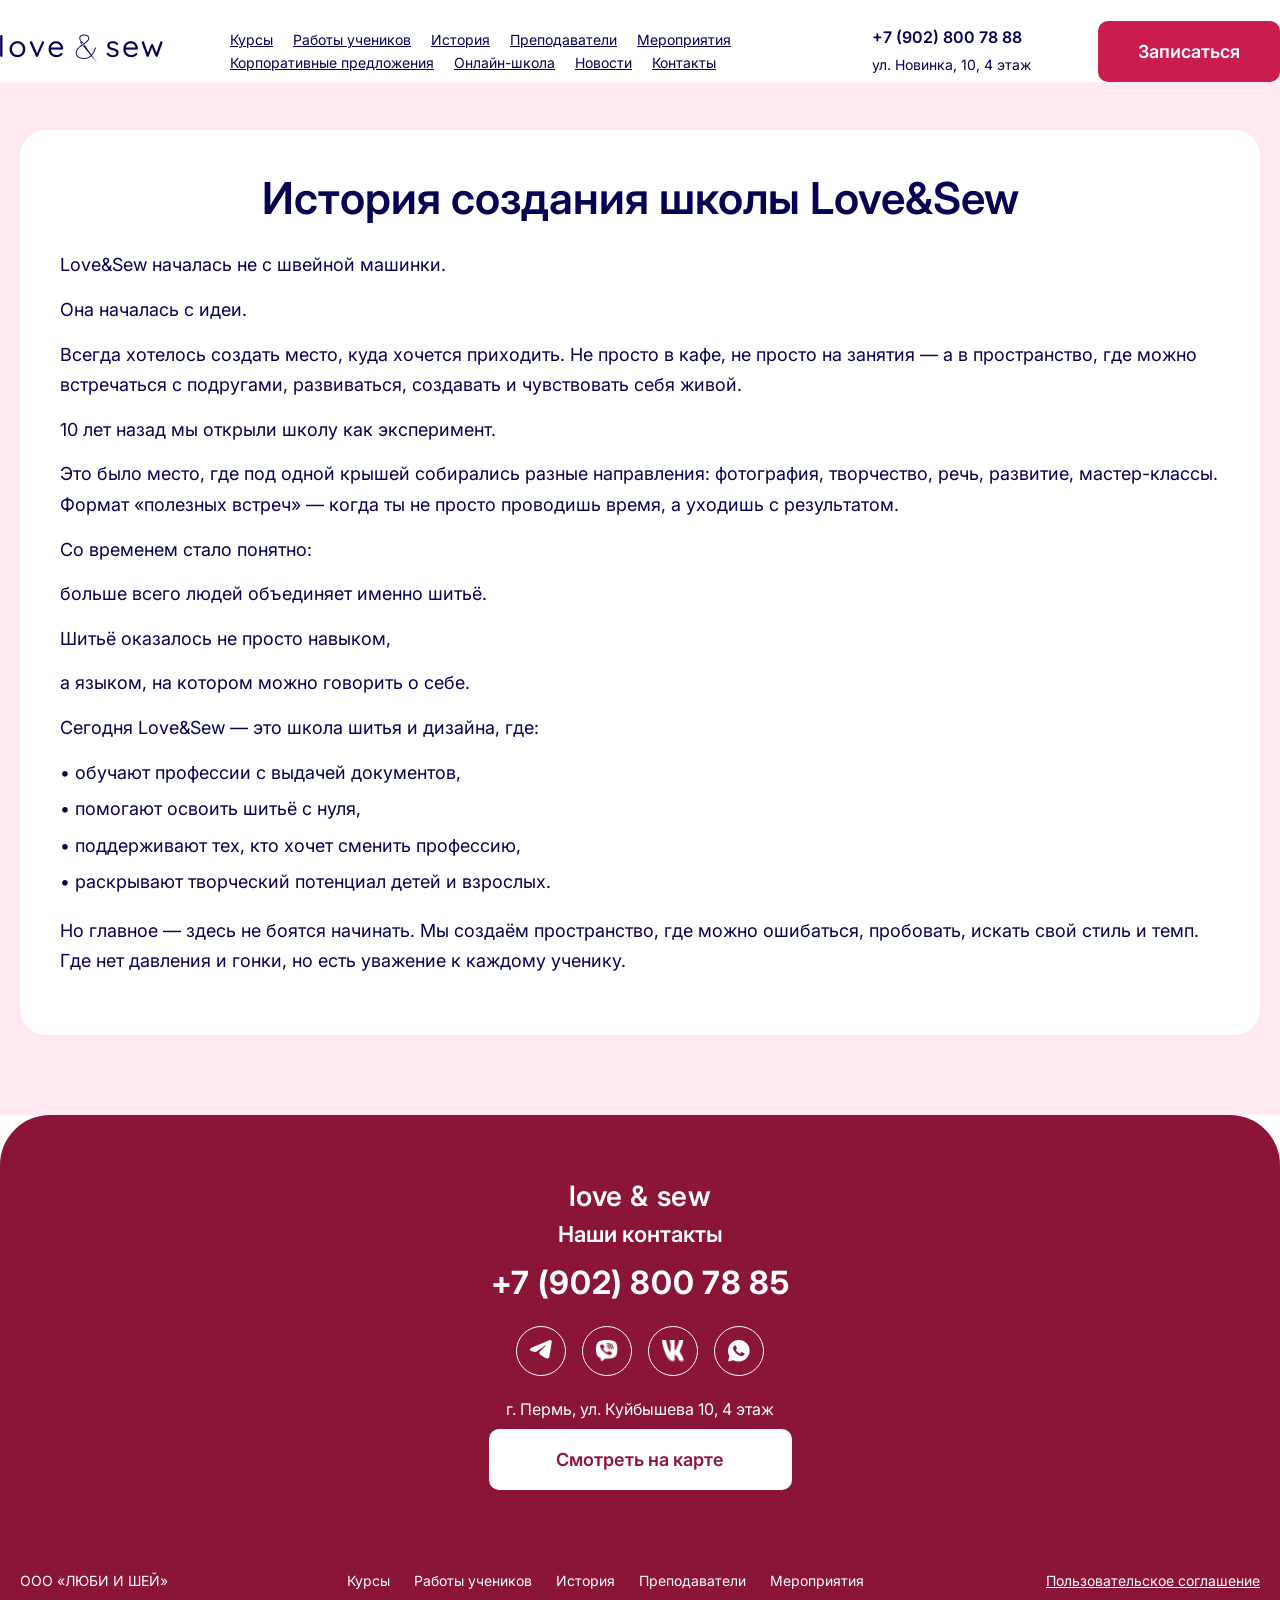
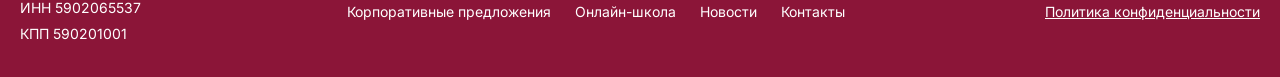
<file: history.html>
<!doctype html>
<html lang="ru">
  <head>
    <meta charset="UTF-8" />
    <meta name="viewport" content="width=device-width, initial-scale=1.0" />
    <title>История создания школы Love&Sew — Love &amp; Sew</title>
    <link rel="stylesheet" href="style.css" />
  </head>

  <body>
    <header class="header">
      <div class="header-inner">
        <a class="logo" href="index.html" aria-label="На главную">
          <img src="img/Logo.png" alt="Love &amp; Sew logo" />
        </a>

        <nav class="nav">
          <a href="index.html#courses" class="nav-link">Курсы</a>
          <a href="index.html#students" class="nav-link">Работы учеников</a>
          <a href="history.html" class="nav-link">История</a>
          <a href="index.html#teachers" class="nav-link">Преподаватели</a>
          <a href="index.html#events" class="nav-link">Мероприятия</a>
          <a href="index.html#corporate" class="nav-link">Корпоративные предложения</a>
          <a href="index.html#online-school" class="nav-link">Онлайн-школа</a>
          <a href="index.html#news" class="nav-link">Новости</a>
          <a href="contacts.html" class="nav-link">Контакты</a>
        </nav>

        <div class="header-right">
          <div class="header-phone">
            <span class="phone-number">+7 (902) 800 78 88</span>
            <span class="phone-address">ул. Новинка, 10, 4 этаж</span>
          </div>
        </div>

        <button class="header-button">
          <p>Записаться</p>
        </button>

        <button
          type="button"
          class="burger"
          aria-label="Открыть меню"
          aria-expanded="false"
        >
          <span class="burger-line"></span>
          <span class="burger-line"></span>
          <span class="burger-line"></span>
        </button>
      </div>
    </header>

    <div class="nav-overlay" aria-hidden="true"></div>
    <div class="nav-panel" aria-hidden="true">
      <nav class="nav-panel-inner">
        <a href="index.html#courses" class="nav-panel-link">Курсы</a>
        <a href="index.html#students" class="nav-panel-link">Работы учеников</a>
        <a href="history.html" class="nav-panel-link">История</a>
        <a href="index.html#teachers" class="nav-panel-link">Преподаватели</a>
        <a href="contacts.html" class="nav-panel-link">Контакты</a>
      </nav>

      <div class="nav-panel-footer">
        <div class="nav-panel-phone">+7 (902) 800 78 88</div>
        <div class="nav-panel-address">ул. Новинка, 10, 4 этаж</div>
        <button type="button" class="nav-panel-btn">Записаться</button>
      </div>
    </div>

    <main class="history-page">
      <section class="history-section">
        <div class="container">
          <div class="history-card">
            <h1 class="history-title">История создания школы Love&amp;Sew</h1>

            <div class="history-text">
              <p>Love&amp;Sew началась не с швейной машинки.</p>
              <p>Она началась с идеи.</p>

              <p>
                Всегда хотелось создать место, куда хочется приходить. Не просто в кафе, не
                просто на занятия — а в пространство, где можно встречаться с подругами,
                развиваться, создавать и чувствовать себя живой.
              </p>

              <p>10 лет назад мы открыли школу как эксперимент.</p>
              <p>
                Это было место, где под одной крышей собирались разные направления: фотография,
                творчество, речь, развитие, мастер-классы. Формат «полезных встреч» — когда ты не
                просто проводишь время, а уходишь с результатом.
              </p>

              <p>Со временем стало понятно:</p>
              <p>больше всего людей объединяет именно шитьё.</p>

              <p>Шитьё оказалось не просто навыком,</p>
              <p>а языком, на котором можно говорить о себе.</p>

              <p>
                Сегодня Love&amp;Sew — это школа шитья и дизайна, где:
              </p>

              <ul class="history-bullets">
                <li>• обучают профессии с выдачей документов,</li>
                <li>• помогают освоить шитьё с нуля,</li>
                <li>• поддерживают тех, кто хочет сменить профессию,</li>
                <li>• раскрывают творческий потенциал детей и взрослых.</li>
              </ul>

              <p>
                Но главное — здесь не боятся начинать. Мы создаём пространство, где можно
                ошибаться, пробовать, искать свой стиль и темп. Где нет давления и гонки, но
                есть уважение к каждому ученику.
              </p>
            </div>
          </div>
        </div>
      </section>
    </main>

    <footer class="footer">
      <div class="container">
        <div class="footer-top">
          <div class="footer-brand">love &amp; sew</div>
          <h2 class="footer-heading">Наши контакты</h2>
          <a href="tel:+79028007885" class="footer-phone">+7 (902) 800 78 85</a>
          <div class="footer-social">
            <div class="link">
              <img class="link-img" src="img/tg.png" alt="Image" />
            </div>
            <div class="link">
              <img class="link-img" src="img/vb.png" alt="Image" />
            </div>
            <div class="link">
              <img class="link-img" src="img/wk.png" alt="Image" />
            </div>
            <div class="link">
              <img class="link-img" src="img/wh.png" alt="Image" />
            </div>
          </div>
          <p class="footer-address">г. Пермь, ул. Куйбышева 10, 4 этаж</p>
          <a href="contacts.html" class="footer-map-btn">Смотреть на карте</a>
        </div>

        <div class="footer-bottom">
          <div class="footer-col footer-company">
            <div>ООО «ЛЮБИ И ШЕЙ»</div>
            <div>ИНН 5902065537</div>
            <div>КПП 590201001</div>
          </div>
          <nav class="footer-col footer-nav">
            <a href="index.html#courses">Курсы</a>
            <a href="index.html#students">Работы учеников</a>
            <a href="history.html">История</a>
            <a href="index.html#teachers">Преподаватели</a>
            <a href="index.html#events">Мероприятия</a>
            <a href="index.html#corporate">Корпоративные предложения</a>
            <a href="index.html#online-school">Онлайн-школа</a>
            <a href="index.html#news">Новости</a>
            <a href="contacts.html">Контакты</a>
          </nav>
          <div class="footer-col footer-legal">
            <a href="#">Пользовательское соглашение</a>
            <a href="#">Политика конфиденциальности</a>
          </div>
        </div>
      </div>
    </footer>

    <script src="mobile-menu.js"></script>
  </body>
</html>
</file>
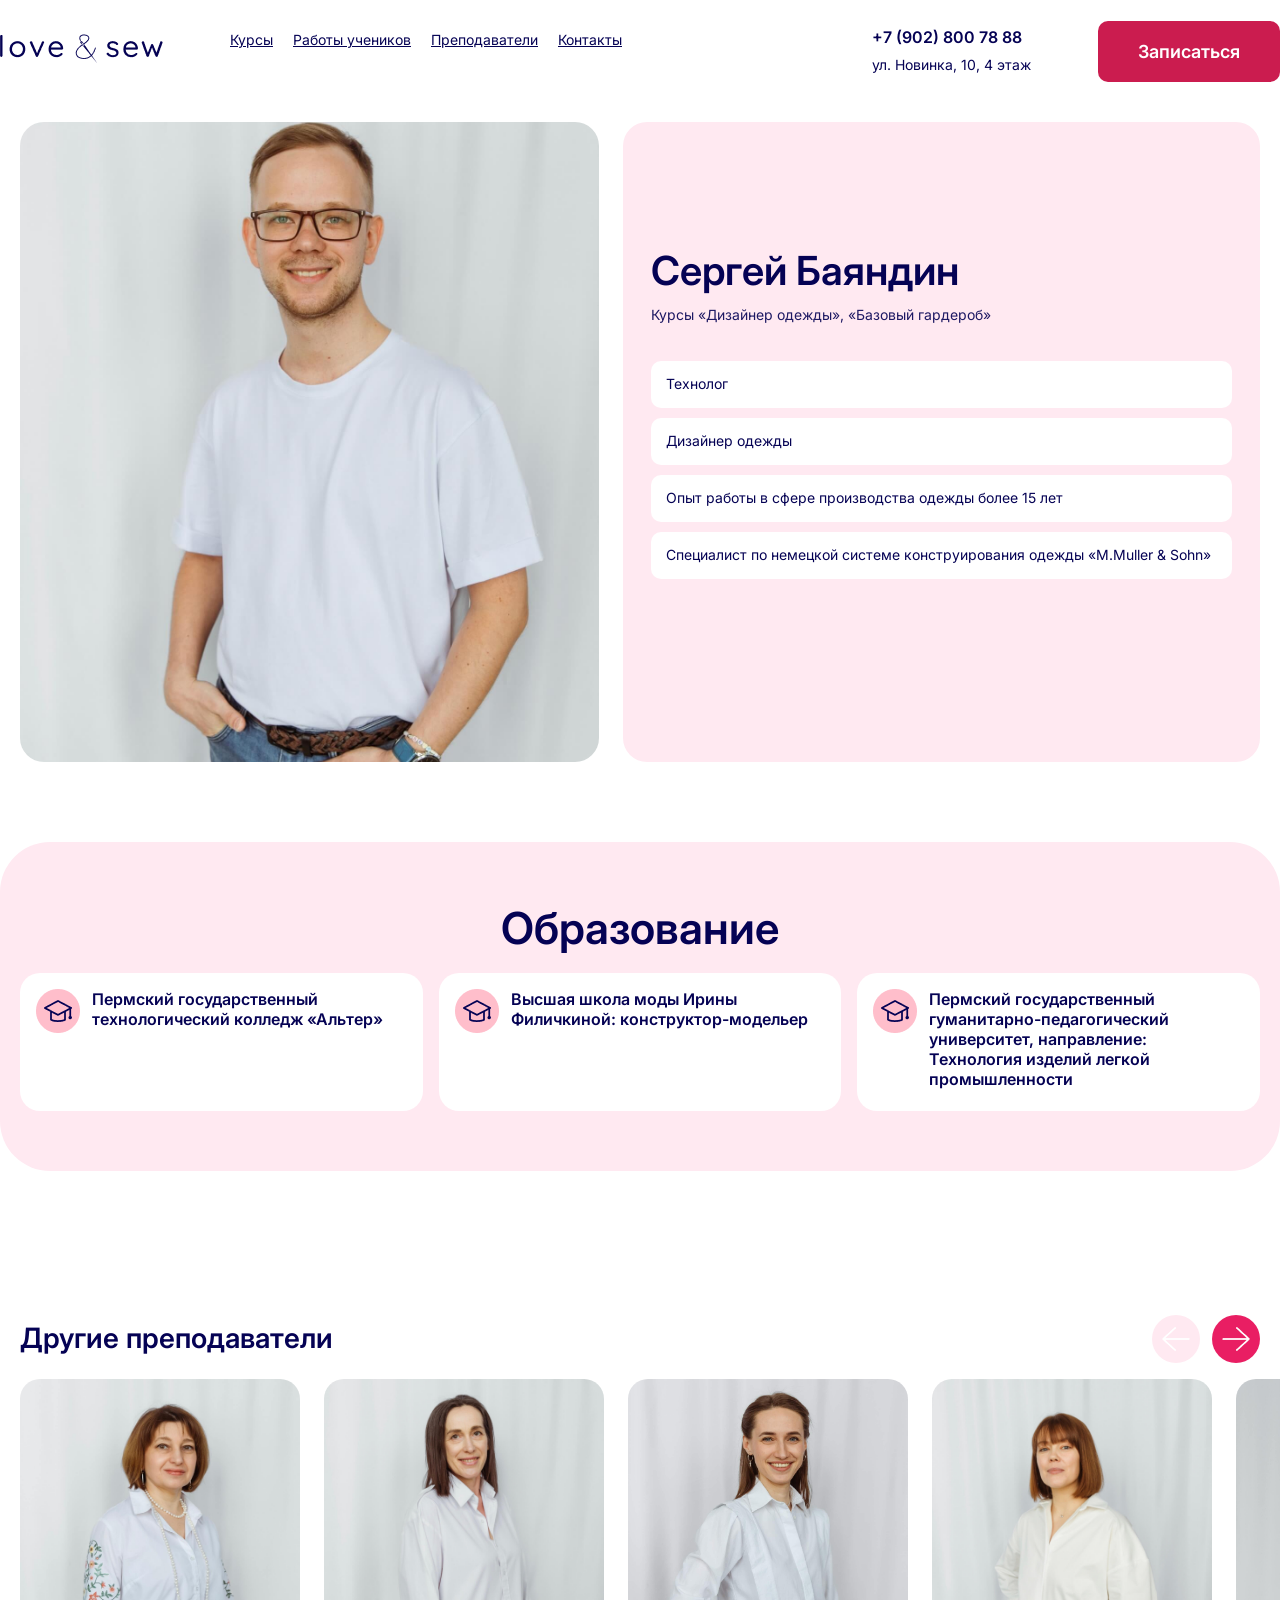
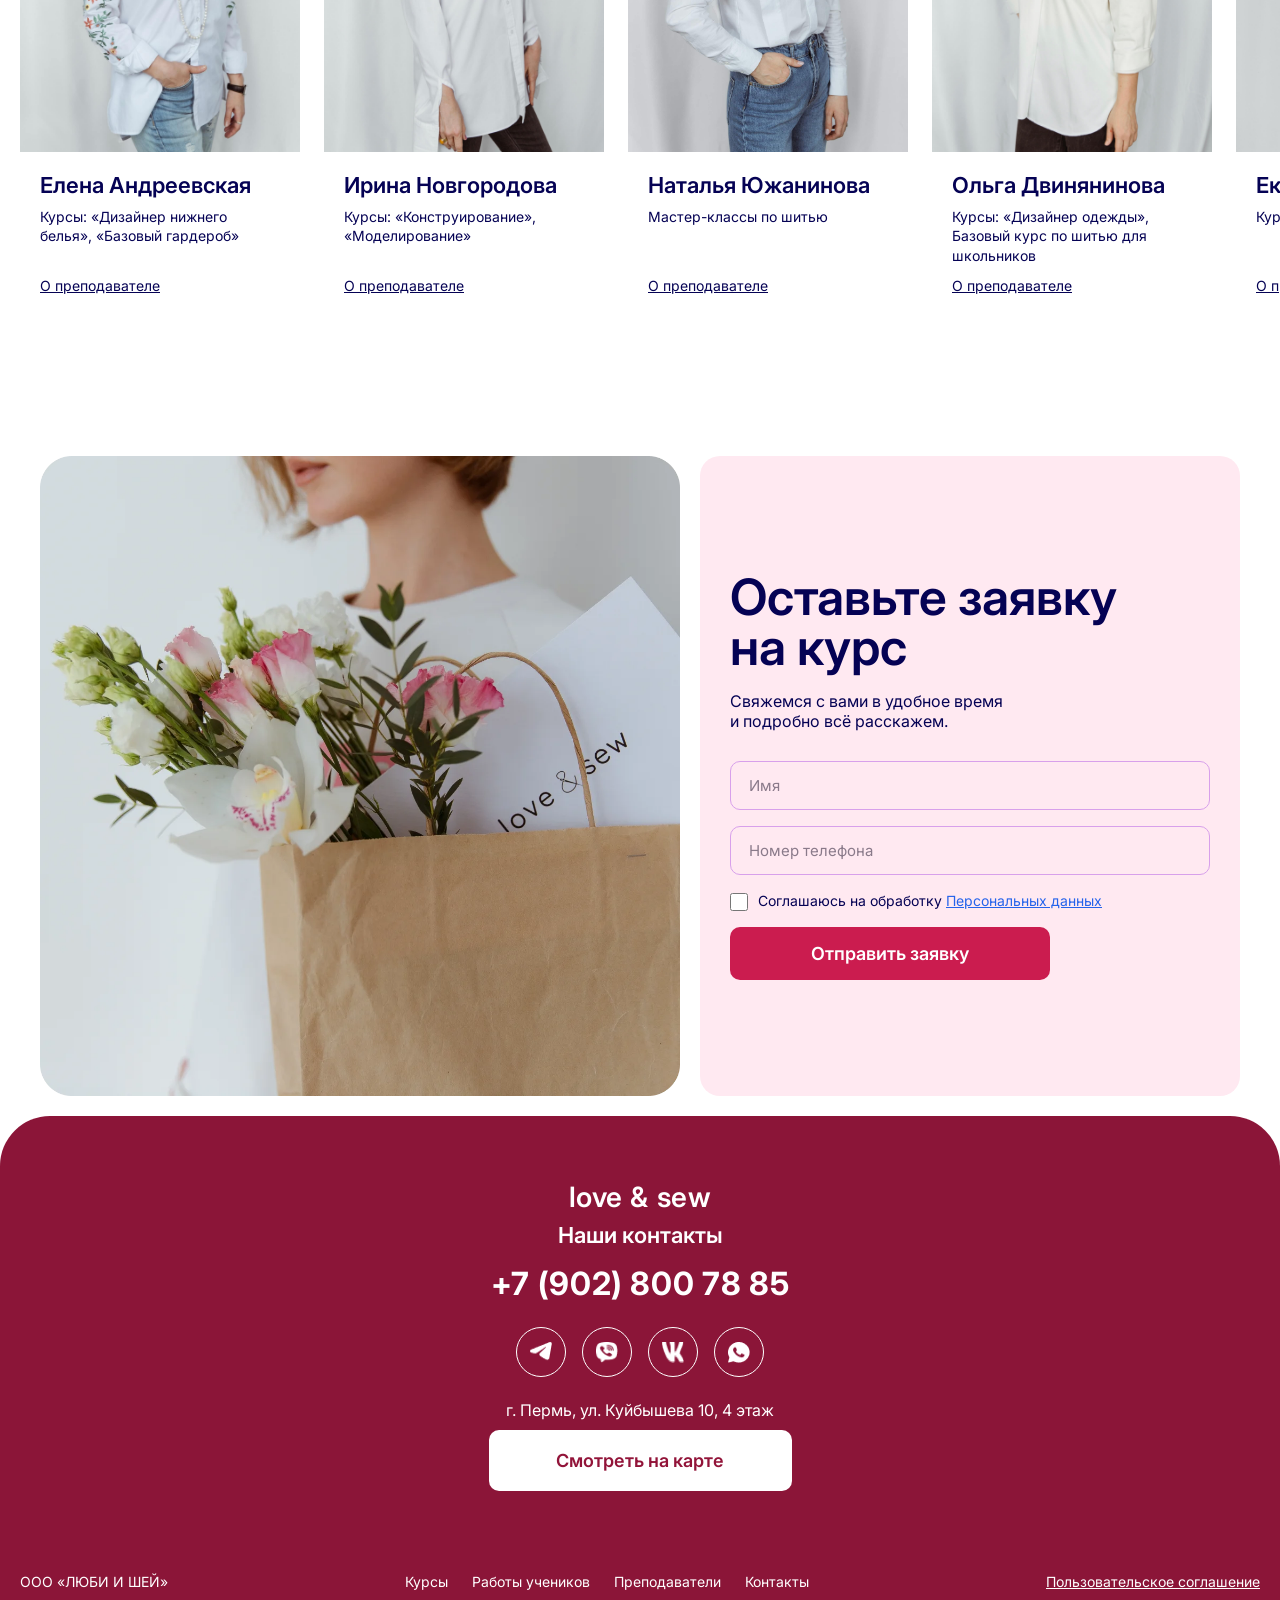
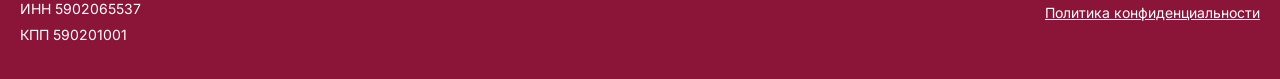
<file: teacher.html>
<!DOCTYPE html>
<html lang="ru">

<head>
    <meta charset="UTF-8">
    <meta name="viewport" content="width=device-width, initial-scale=1.0">
    <title>Преподаватель — Love &amp; Sew</title>
    <link rel="stylesheet" href="style.css">
</head>

<body>
    <header class="header">
        <div class="header-inner">
            <a class="logo" href="index.html" aria-label="На главную">
                <img src="img/Logo.png" alt="Love &amp; Sew logo">
            </a>

            <nav class="nav">
                <a href="index.html#courses" class="nav-link">Курсы</a>
                <a href="index.html#students" class="nav-link">Работы учеников</a>
                <a href="index.html#teachers" class="nav-link">Преподаватели</a>
                <a href="contacts.html" class="nav-link">Контакты</a>
            </nav>

            <div class="header-right">
                <div class="header-phone">
                    <span class="phone-number">+7 (902) 800 78 88</span>
                    <span class="phone-address">ул. Новинка, 10, 4 этаж</span>
                </div>
            </div>
            <button class="header-button">
                <p>Записаться</p>
            </button>

            <button type="button" class="burger" aria-label="Открыть меню" aria-expanded="false">
                <span class="burger-line"></span>
                <span class="burger-line"></span>
                <span class="burger-line"></span>
            </button>
        </div>
    </header>

    <div class="nav-overlay" aria-hidden="true"></div>
    <div class="nav-panel" aria-hidden="true">
        <nav class="nav-panel-inner">
            <a href="index.html#courses" class="nav-panel-link">Курсы</a>
            <a href="index.html#students" class="nav-panel-link">Работы учеников</a>
            <a href="index.html#teachers" class="nav-panel-link">Преподаватели</a>
            <a href="contacts.html" class="nav-panel-link">Контакты</a>
        </nav>
        <div class="nav-panel-footer">
            <div class="nav-panel-phone">+7 (902) 800 78 88</div>
            <div class="nav-panel-address">ул. Новинка, 10, 4 этаж</div>
            <button type="button" class="nav-panel-btn">Записаться</button>
        </div>
    </div>

    <main class="teacher-page">
        <section class="teacher-hero">
            <div class="container teacher-hero-inner">
                <img id="teacher-photo" class="teacher-hero-img" src="img/teachers/1.jpg" alt="Преподаватель">
                <div class="teacher-card">
                    <h1 id="teacher-name" class="teacher-name">Преподаватель</h1>
                    <p id="teacher-courses" class="teacher-courses"></p>
                    <div class="teacher-items">
                        <div class="teacher-item">
                            <p>Технолог</p>
                        </div>
                        <div class="teacher-item">
                            <p>Дизайнер одежды</p>
                        </div>
                        <div class="teacher-item">
                            <p>Опыт работы в сфере производства одежды более 15 лет</p>
                        </div>

                        <div class="teacher-item">
                            <p>Специалист по немецкой системе конструирования одежды «M.Muller & Sohn»</p>
                        </div>
                    </div>
                </div>

            </div>
        </section>

        <section class="teacher-education">
            <div class="container">
                <h2 class="teacher-section-title">Образование</h2>
                <div id="teacher-education" class="education-grid"></div>
            </div>
        </section>

        <section class="teachers other-teachers">
            <div class="container">
                <div class="other-teachers-header">
                    <h2 class="other-teachers-title">Другие преподаватели</h2>
                    <div class="teachers-nav">
                        <button type="button" class="teachers-arrow teachers-arrow-prev" aria-label="Назад">
                            <img src="img/teachers/left.png" alt="Arrow">
                        </button>
                        <button type="button" class="teachers-arrow teachers-arrow-next" aria-label="Вперёд">
                            <img src="img/teachers/right.png" alt="Arrow">
                        </button>
                    </div>
                </div>
                <div class="teachers-carousel-wrap">
                    <div class="teachers-items" id="other-teachers-items"></div>
                </div>
            </div>
        </section>
    </main>

    <section class="call" id="call">
        <div class="container">
            <div class="call-body">
                <img class="call-image" src="img/call.png" alt="Image">
                <div class="call-items">
                    <div class="call-text">
                        <h1>Оставьте заявку <br /> на курс</h1>
                        <p>Свяжемся с вами в удобное время <br /> и подробно всё расскажем.</p>
                    </div>

                    <form class="call-form" action="send-form.php" method="post">
                        <input type="text" name="name" class="call-input" placeholder="Имя" required>
                        <input type="tel" name="phone" class="call-input" placeholder="Номер телефона" required>
                        <label class="call-checkbox-label">
                            <input type="checkbox" name="consent" class="call-checkbox" required>
                            <span>Соглашаюсь на обработку <a href="#" class="call-link">Персональных данных</a></span>
                        </label>
                        <button type="submit" class="call-submit">Отправить заявку</button>
                    </form>
                </div>
            </div>
        </div>
    </section>

    <footer class="footer">
        <div class="container">
            <div class="footer-top">
                <div class="footer-brand">love &amp; sew</div>
                <h2 class="footer-heading">Наши контакты</h2>
                <a href="tel:+79028007885" class="footer-phone">+7 (902) 800 78 85</a>
                <div class="footer-social">
                    <div class="link">
                        <img class="link-img" src="img/tg.png" alt="Image">
                    </div>
                    <div class="link">
                        <img class="link-img" src="img/vb.png" alt="Image">
                    </div>
                    <div class="link">
                        <img class="link-img" src="img/wk.png" alt="Image">
                    </div>
                    <div class="link">
                        <img class="link-img" src="img/wh.png" alt="Image">
                    </div>
                </div>
                <p class="footer-address">г. Пермь, ул. Куйбышева 10, 4 этаж</p>
                <a href="contacts.html" class="footer-map-btn">Смотреть на карте</a>
            </div>
            <div class="footer-bottom">
                <div class="footer-col footer-company">
                    <div>ООО «ЛЮБИ И ШЕЙ»</div>
                    <div>ИНН 5902065537</div>
                    <div>КПП 590201001</div>
                </div>
                <nav class="footer-col footer-nav">
                    <a href="index.html#courses">Курсы</a>
                    <a href="index.html#students">Работы учеников</a>
                    <a href="index.html#teachers">Преподаватели</a>
                    <a href="contacts.html">Контакты</a>
                </nav>
                <div class="footer-col footer-legal">
                    <a href="#">Пользовательское соглашение</a>
                    <a href="#">Политика конфиденциальности</a>
                </div>
            </div>
        </div>
    </footer>

    <script src="mobile-menu.js"></script>
    <script type="module" src="teacher-page.js"></script>
</body>

</html>
</file>
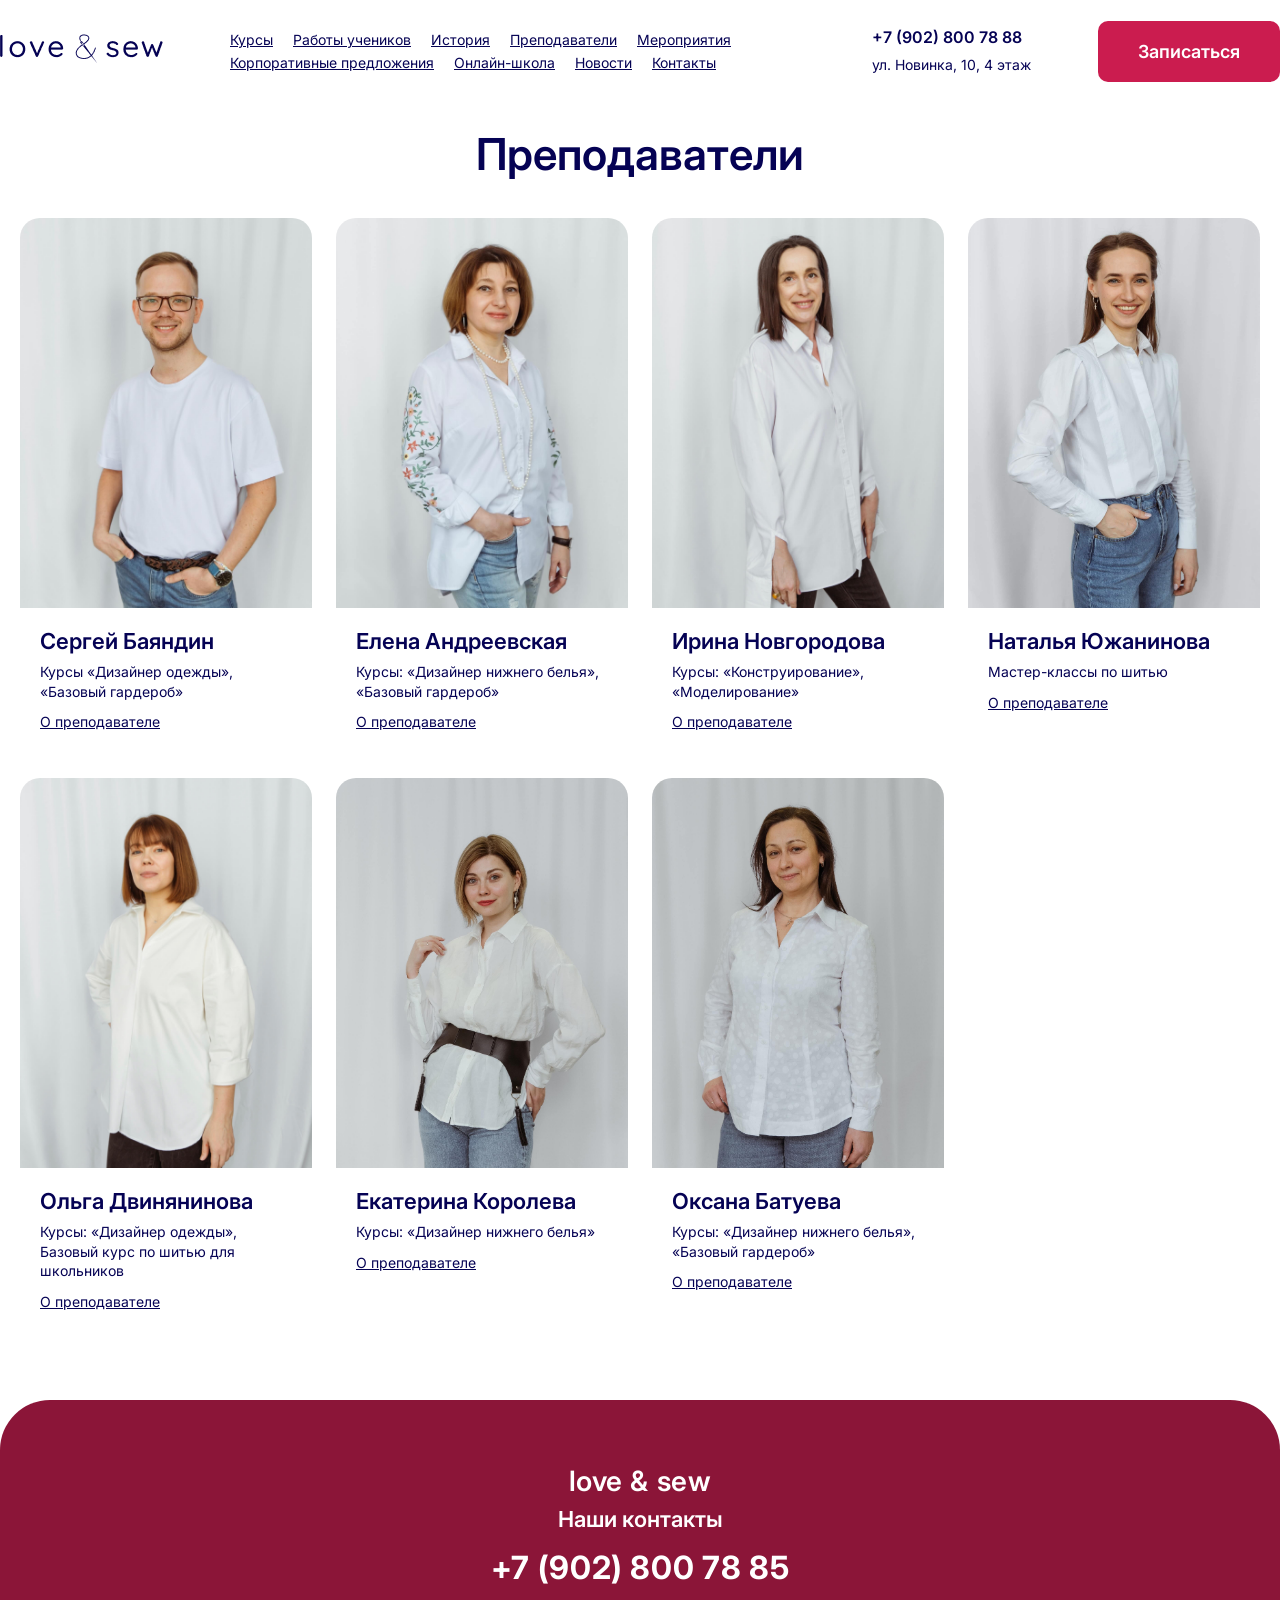
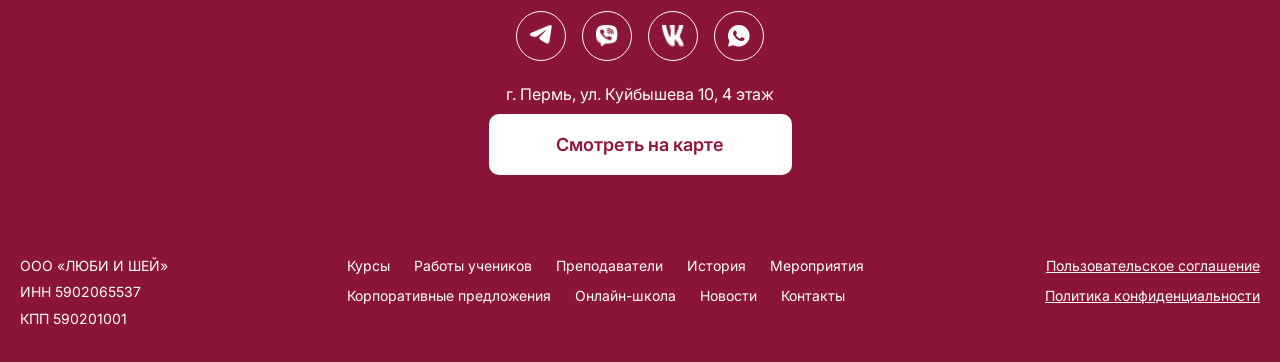
<file: teachers.html>
<!doctype html>
<html lang="ru">
  <head>
    <meta charset="UTF-8" />
    <meta name="viewport" content="width=device-width, initial-scale=1.0" />
    <title>Преподаватели — Love &amp; Sew</title>
    <link rel="stylesheet" href="style.css" />
  </head>

  <body>
    <header class="header">
      <div class="header-inner">
        <a class="logo" href="index.html" aria-label="На главную">
          <img src="img/Logo.png" alt="Love &amp; Sew logo" />
        </a>

        <nav class="nav">
          <a href="index.html#courses" class="nav-link">Курсы</a>
          <a href="index.html#students" class="nav-link">Работы учеников</a>
          <a href="index.html#history" class="nav-link">История</a>
          <a href="index.html#teachers" class="nav-link">Преподаватели</a>
          <a href="index.html#events" class="nav-link">Мероприятия</a>
          <a href="index.html#corporate" class="nav-link">Корпоративные предложения</a>
          <a href="index.html#online-school" class="nav-link">Онлайн-школа</a>
          <a href="index.html#news" class="nav-link">Новости</a>
          <a href="contacts.html" class="nav-link">Контакты</a>
        </nav>

        <div class="header-right">
          <div class="header-phone">
            <span class="phone-number">+7 (902) 800 78 88</span>
            <span class="phone-address">ул. Новинка, 10, 4 этаж</span>
          </div>
        </div>
        <button class="header-button">
          <p>Записаться</p>
        </button>

        <button
          type="button"
          class="burger"
          aria-label="Открыть меню"
          aria-expanded="false"
        >
          <span class="burger-line"></span>
          <span class="burger-line"></span>
          <span class="burger-line"></span>
        </button>
      </div>
    </header>

    <div class="nav-overlay" aria-hidden="true"></div>
    <div class="nav-panel" aria-hidden="true">
      <nav class="nav-panel-inner">
        <a href="index.html#courses" class="nav-panel-link">Курсы</a>
        <a href="index.html#students" class="nav-panel-link">Работы учеников</a>
        <a href="index.html#teachers" class="nav-panel-link">Преподаватели</a>
        <a href="contacts.html" class="nav-panel-link">Контакты</a>
      </nav>
      <div class="nav-panel-footer">
        <div class="nav-panel-phone">+7 (902) 800 78 88</div>
        <div class="nav-panel-address">ул. Новинка, 10, 4 этаж</div>
        <button type="button" class="nav-panel-btn">Записаться</button>
      </div>
    </div>

    <main class="teachers-page">
      <section class="teachers-page-hero">
        <div class="container teachers-page-hero-inner">
          <h1 class="teachers-page-title">Преподаватели</h1>
         
        </div>
      </section>

      <section class="teachers-page-list">
        <div class="container">
          <div class="teachers-page-grid" id="teachers-all-items"></div>
        </div>
      </section>
    </main>
    <footer class="footer">
      <div class="container">
        <div class="footer-top">
          <div class="footer-brand">love &amp; sew</div>
          <h2 class="footer-heading">Наши контакты</h2>
          <a href="tel:+79028007885" class="footer-phone">+7 (902) 800 78 85</a>
          <div class="footer-social">
            <div class="link">
              <img class="link-img" src="img/tg.png" alt="Image" />
            </div>
            <div class="link">
              <img class="link-img" src="img/vb.png" alt="Image" />
            </div>
            <div class="link">
              <img class="link-img" src="img/wk.png" alt="Image" />
            </div>
            <div class="link">
              <img class="link-img" src="img/wh.png" alt="Image" />
            </div>
          </div>
          <p class="footer-address">г. Пермь, ул. Куйбышева 10, 4 этаж</p>
          <a href="contacts.html" class="footer-map-btn">Смотреть на карте</a>
        </div>
        <div class="footer-bottom">
          <div class="footer-col footer-company">
            <div>ООО «ЛЮБИ И ШЕЙ»</div>
            <div>ИНН 5902065537</div>
            <div>КПП 590201001</div>
          </div>
          <nav class="footer-col footer-nav">
            <a href="index.html#courses">Курсы</a>
            <a href="index.html#students">Работы учеников</a>
            <a href="index.html#teachers">Преподаватели</a>
            <a href="index.html#history">История</a>
            <a href="index.html#events">Мероприятия</a>
            <a href="index.html#corporate">Корпоративные предложения</a>
            <a href="index.html#online-school">Онлайн-школа</a>
            <a href="index.html#news">Новости</a>
            <a href="contacts.html">Контакты</a>
          </nav>
          <div class="footer-col footer-legal">
            <a href="#">Пользовательское соглашение</a>
            <a href="#">Политика конфиденциальности</a>
          </div>
        </div>
      </div>
    </footer>
    <script src="mobile-menu.js"></script>
    <script type="module" src="teachers-page.js"></script>
  </body>
</html>
</file>
<file: style.css>
@import url("https://fonts.googleapis.com/css2?family=Inter:ital,opsz,wght@0,14..32,100..900;1,14..32,100..900&display=swap");

* {
  margin: 0;
  padding: 0;
  box-sizing: border-box;
}

body {
  background-color: #ffffff;
  font-family: "Inter", sans-serif;
  margin: 0 auto;
}



.container {
  width: 100%;
  max-width: 1300px;
  margin: 0 auto;
  padding: 0 20px;
}

.header {
  display: flex;
  justify-content: center;
  align-items: center;
  padding-top: 20px;
  padding-bottom: 20px;
  height: 62px;
  margin-top: 20px;
}

.header-inner {
  display: flex;

  justify-content: center;
  align-items: center;
  gap: 67px;
  flex-direction: row;
}

.nav {
  display: flex;
  align-items: flex-start;
  align-content: flex-start;
  gap: 6px 20px;
  flex: 1 0 0;
  flex-wrap: wrap;
  width: 575px;
  height: 40px;
}

.nav-link {
  color: #050254;
  font-family: Inter;
  font-size: 14px;
  font-style: normal;
  font-weight: 400;
  line-height: normal;
}

.header-right {
  display: flex;
  flex-direction: row;
  align-items: flex-end;
}

.header-phone {
  display: flex;
  justify-content: center;
  align-items: center;
  gap: 10px;
  flex-direction: column;
  align-self: stretch;
}

.header-button {
  display: flex;
  padding: 20px 40px;
  justify-content: center;
  align-items: center;
  gap: 10px;
  border-radius: 10px;
  background-color: #cb1c4f;
  border: none;
}

.header-button p {
  color: #fff;
  font-family: Inter;
  font-size: 18px;
  font-style: normal;
  font-weight: 600;
  line-height: normal;
}

.phone-number {
  align-self: stretch;
  color: #050254;
  font-family: Inter;
  font-size: 16px;
  font-style: normal;
  font-weight: 600;
  line-height: 120%;
}

.phone-address {
  align-self: stretch;
  color: #050254;
  font-family: Inter;
  font-size: 14px;
  font-style: normal;
  font-weight: 400;
  line-height: 120%;
}

.burger {
  display: none;
  flex-direction: column;
  justify-content: center;
  gap: 6px;
  width: 44px;
  height: 44px;
  padding: 10px;
  border: none;
  background-color: #cb1c4f;
  cursor: pointer;
  color: #ffffff;
  border-radius: 50%;
}

.burger-line {
  display: block;
  width: 24px;
  height: 2px;
  background-color: currentColor;
  border-radius: 1px;
  transition: transform 0.25s ease, opacity 0.25s ease;
}

.nav-overlay {
  display: none;
  position: fixed;
  inset: 0;
  background: rgba(0, 0, 0, 0.4);
  z-index: 998;
  opacity: 0;
  transition: opacity 0.3s ease;
}

.nav-panel {
  display: none;
  position: fixed;
  top: 0;
  right: 0;
  width: 280px;
  max-width: 85vw;
  height: 100vh;
  background: #fff;
  z-index: 999;
  transform: translateX(100%);
  transition: transform 0.3s ease;
  flex-direction: column;
  box-shadow: -4px 0 24px rgba(0, 0, 0, 0.1);
}

.nav-panel-inner {
  display: flex;
  flex-direction: column;
  gap: 4px;
  padding: 80px 24px 24px;
  overflow-y: auto;
  flex: 1;
}

.nav-panel-link {
  color: #050254;
  font-size: 16px;
  font-weight: 500;
  text-decoration: none;
  padding: 12px 0;
  border-bottom: 1px solid rgba(5, 2, 84, 0.08);
}

.nav-panel-link:hover {
  color: #cb1c4f;
}

.nav-panel-footer {
  padding: 24px;
  border-top: 1px solid rgba(5, 2, 84, 0.1);
}

.nav-panel-phone {
  font-size: 16px;
  font-weight: 600;
  color: #050254;
  margin-bottom: 4px;
}

.nav-panel-address {
  font-size: 14px;
  color: #050254;
  opacity: 0.8;
  margin-bottom: 16px;
}

.nav-panel-btn {
  width: 100%;
  padding: 14px 24px;
  border-radius: 10px;
  border: none;
  background: #cb1c4f;
  color: #fff;
  font-size: 16px;
  font-weight: 600;
  cursor: pointer;
}

body.nav-open .nav-overlay {
  display: block;
  opacity: 1;
}

body.nav-open .nav-panel {
  transform: translateX(0);
}

body.nav-open {
  overflow: hidden;
}

@media (max-width: 768px) {
  body {
    padding-left: 20px;
    padding-right: 20px;
  }
  .footer-bottom {
    flex-direction: column;
    align-items: center;
    justify-content: center;
    gap: 20px;
    text-align: center;
  }
  .container {
    width: 100%;
    max-width: 1300px;
    margin: 0 auto;
    padding: 0px !important;
}
  .footer-company {
    display: flex;
    flex-direction: column;
    margin: 0 auto;
    gap: 4px;
}

.footer-nav {
  display: flex;
  flex-wrap: wrap;
  gap: 8px 24px;
  max-width: 100% !important;
}
.footer-legal {
  display: flex;
  flex-direction: column;
  gap: 8px;
  text-align: right;
  margin: 0 auto;
}
.students-images img{
  width: 100% !important;
}
  .footer-company {
    align-items: center;
  }
  .footer-nav {
    justify-content: center;
    max-width: 100%;
  }
  .footer-legal {
    text-align: center;
    align-items: center;
  }

  .burger {
    display: flex;
    margin-left: auto;
  }

  .header .nav,
  .header .header-right,
  .header .header-button {
    display: none !important;
  }

  .header-inner {
    width: 100%;
    justify-content: flex-start;
    gap: 16px;
  }

  .nav-panel {
    display: flex;
  }

  body.nav-open .nav-overlay {
    display: block;
  }

  .students-images {
    display: flex;
    align-items: center;
    justify-content: center;
    gap: 20px;
    max-width: 1300px;
    margin: 0 auto;
  
    flex-direction: column;
  }

  .students-images img {
    display: none;
    width: 100%;
    height: 650px;
    border-radius: 20px;
    object-fit: cover;
  }

  .students-images img.is-active {
    display: block;
  }

  .students-header {
    display: flex;
    width: 100% !important;
    margin: 0 auto 60px;
    padding: 0;
    justify-content: space-between;
    align-items: flex-end;
  }

  .students-header h2 {
    color: #050254;
    font-family: Inter, sans-serif;
    font-size: 30px !important;
    text-align: center !important;
    margin: 0 auto !important;
    font-style: normal;
    font-weight: 600;
    line-height: 100%;
  }

  .students-button--desktop {
    display: none !important;
  }

  .students-button--mobile {
    display: flex !important;
    margin: 20px auto 0;
  }

  .teachers-intro-img {
    width: 100% !important;
    max-width: 100% !important;
    height: auto !important;
    margin-bottom: 24px !important;
    object-fit: cover;
  }
}

.middle {
  display: flex;
  flex-direction: row;
  justify-content: space-between;
  align-items: stretch;
  margin: 0 auto;
  gap: 20px;
  min-height: 640px;
  margin-top: 20px;
}

.middle .container {
  display: flex;
  flex-direction: row;
  gap: 20px;
  flex-wrap: wrap;
}

.left {
  flex: 1 1 400px;
  min-width: 0;
  min-height: 400px;
  border-radius: 20px;
  background-color: #ffe9f1;
  padding: 30px;
}

.left-items {
  display: flex;
  width: 100%;
  max-width: 580px;
  min-height: 0;
  flex-direction: column;
  justify-content: space-between;
  align-items: flex-start;
  gap: 24px;
}

.left-text {
  width: 100%;
  max-width: 580px;
  display: flex;
  flex-direction: column;
  align-items: flex-start;
  gap: 20px;
  flex: 1 1 auto;
}

.left-header {
  align-self: stretch;
  color: #050254;
  font-family: Inter;
  font-size: clamp(28px, 5vw, 60px);
  font-style: normal;
  font-weight: 600;
  line-height: 1.1;
}

.left-p {
  max-width: 355px;
  width: 100%;
  color: #050254;
  font-family: Inter;
  font-size: 16px;
  font-style: normal;
  font-weight: 400;
  line-height: 1.2;
}

.right {
  flex: 1 1 400px;
  min-width: 0;
  min-height: 400px;
  border-radius: 20px;
  padding: 30px;
  background-image: url(img/middle.png);
  background-size: cover;
  background-position: center;
  background-repeat: no-repeat;
  background-color: #e0f0ff;
  display: flex;
  justify-content: center;
  align-items: center;
}

.right-image {
  max-width: 100%;
  max-height: 100%;
  object-fit: contain;
}

.middle-button {
  display: flex;
  padding: 20px 40px;
  justify-content: center;
  align-items: center;
  gap: 10px;
  align-self: stretch;
  border-radius: 10px;
  background-color: #cb1c4f;
  border: none;
}

.middle-button p {
  color: #fff;
  font-family: Inter;
  font-size: 18px;
  font-style: normal;
  font-weight: 600;
  line-height: normal;
}

@media (max-width: 1024px) {
  .middle {
    min-height: auto;
  }

  .middle .container {
    flex-direction: column;
    align-items: stretch;
  }

  .left,
  .right {
    flex: 1 1 auto;
    min-height: 360px;
  }

  .left-header {
    font-size: 42px;
  }
}

@media (max-width: 768px) {
  .middle .container {
    padding: 0 16px;
  }

  .left,
  .right {
    min-height: 320px;
    padding: 24px;
  }

  .left-header {
    font-size: 32px;
  }

  .left-p {
    max-width: none;
  }

  .middle-button {
    padding: 16px 32px;
  }

  .middle-button p {
    font-size: 16px;
  }
}

@media (max-width: 480px) {

  .left,
  .right {
    min-height: 280px;
    padding: 20px;
    border-radius: 16px;
  }

  .left-header {
    font-size: 26px;
  }

  .left-text {
    gap: 16px;
  }

  .left-p {
    font-size: 15px;
  }
}

.dream {
  margin-top: 120px;
  text-align: center;
  display: flex;
  flex-direction: column;
  align-items: center;
  width: 100%;
  max-width: 1300px;
  margin-left: auto;
  margin-right: auto;

  box-sizing: border-box;
}

.dream .container {
  width: 100%;
  max-width: 1300px;
  display: flex;
  flex-direction: column;
  align-items: center;
}

.dream-text {
  max-width: 794px;
  width: 100%;
  color: #050254;
  text-align: center;
  font-family: Inter, sans-serif;
  font-size: clamp(28px, 5vw, 50px);
  font-style: normal;
  margin: 0 auto;
  font-weight: 600;
  line-height: 1.15;
}

.dream-arrows {
  margin: 0 auto;
  display: flex;
  align-items: center;
  gap: 10px;
  height: 60px;
  justify-content: center;
  margin-top: 30px;
}

.dream-middle {
  display: flex;
  flex-direction: column;
  align-items: center;
  gap: 20px;
  width: 100%;
  margin-top: 40px;
}

.dream-image {
  width: 100%;
  max-width: 1300px;
  min-height: 280px;
  aspect-ratio: 1300 / 699;
  border-radius: 20px;
  background-image: url(img/dream.png);
  background-size: cover;
  background-position: center;
  background-repeat: no-repeat;
  display: flex;
  justify-content: center;
  align-items: center;
}

.dream-right-image {
  max-width: 100%;
  max-height: 100%;
  object-fit: contain;
}

.dream-bottom {
  max-width: 516px;
  width: 100%;
  color: #050254;
  text-align: center;
  font-family: Inter, sans-serif;
  font-size: 16px;
  font-style: normal;
  font-weight: 400;
  line-height: 1.2;
}

.dream-bottom p {
  margin: 0;
}

.dream-arrow {
  width: 60px;
  height: 60px;
  max-width: 100%;
  object-fit: contain;
}

@media (max-width: 1024px) {
  .dream {
    margin-top: 80px;
    padding: 0 16px;
  }

  .dream-text {
    font-size: 38px;
  }

  .dream-image {
    aspect-ratio: 16 / 10;
    min-height: 240px;
  }
}

@media (max-width: 768px) {
  .dream {
    margin-top: 60px;
    padding: 0 16px;
  }

  .dream-text {
    font-size: 28px;
  }

  .dream-middle {
    margin-top: 24px;
    gap: 16px;
  }

  .dream-image {
    min-height: 200px;
    aspect-ratio: 4 / 3;
    border-radius: 16px;
  }

  .dream-bottom {
    font-size: 15px;
  }

  .dream-arrows {
    margin-top: 20px;
  }

  .dream-arrow {
    width: 48px;
    height: 48px;
  }
}

@media (max-width: 480px) {
  .dream {
    margin-top: 48px;
    padding: 0 12px;
  }

  .dream-text {
    font-size: 22px;
  }

  .dream-image {
    min-height: 180px;
    border-radius: 12px;
  }

  .dream-bottom {
    font-size: 14px;
  }

  .dream-arrow {
    width: 40px;
    height: 40px;
  }
}

.courses {
  width: 100%;
  max-width: 1300px;
  margin: 120px auto 0;

  box-sizing: border-box;
}

.courses-text {
  display: flex;
  flex-direction: column;
  align-items: center;
  justify-content: center;
  text-align: center;
  margin: 0 auto;
  gap: 20px;
  max-width: 318px;
  width: 100%;
}

.courses-text h2 {
  align-self: stretch;
  color: #050254;
  text-align: center;
  font-family: Inter, sans-serif;
  font-size: clamp(28px, 4.5vw, 50px);
  font-style: normal;
  font-weight: 600;
  line-height: 1.1;
}

.courses-text p {
  color: #050254;
  text-align: center;
  font-family: Inter, sans-serif;
  font-size: 16px;
  font-style: normal;
  font-weight: 400;
  line-height: 1.2;
}

.courses-cards {
  display: flex;
  flex-wrap: wrap;

  align-items: stretch;
  gap: 20px;
  margin-top: 40px;
  width: 100%;
  max-width: 1300px;
  margin-left: auto;
  margin-right: auto;
}

.cards-box {
  display: flex;
  flex: 1 1 280px;
  max-width: 310px;
  min-width: 0;
  padding: 25px;
  align-items: stretch;
  gap: 10px;
  border-radius: 20px;
  background-color: #ffe9f1;
  box-sizing: border-box;
}

.courses-cards .cards-box:nth-child(n + 5) {
  display: none;
}

.courses.is-expanded .courses-cards .cards-box:nth-child(n + 5) {
  display: flex;
}

.box-items {
  display: flex;
  flex-direction: column;
  align-items: flex-start;
  gap: 20px;
  width: 100%;
  min-width: 0;
}

.box-header {
  display: flex;
  align-items: center;
  gap: 10px;
  align-self: stretch;
  flex-wrap: wrap;
}

.box-header h2 {
  display: flex;
  padding: 10px 20px;
  justify-content: center;
  align-items: center;
  gap: 10px;
  border-radius: 10px;
  border: 1px solid rgba(5, 2, 84, 0.5);
  color: #050254;
  font-family: Inter, sans-serif;
  font-size: 14px;
  font-style: normal;
  font-weight: 400;
  line-height: 1.2;
}

.box-text {
  display: flex;
  flex-direction: column;
  align-items: flex-start;
  gap: 20px;
  flex: 1 1 auto;
  min-width: 0;
}

.box-text h2 {
  align-self: stretch;
  color: #050254;
  font-family: Inter, sans-serif;
  font-size: clamp(18px, 2.5vw, 25px);
  font-style: normal;
  font-weight: 600;
  line-height: 1.2;
}

.sec-box {
  display: flex;
  flex-direction: column;
  align-items: flex-start;
  gap: 10px;
  align-self: stretch;
}

.sec-box .f,
.sec-box .s,
.sec-box .t {
  color: #050254;
  font-family: Inter, sans-serif;
  font-size: 14px;
  font-style: normal;
  font-weight: 400;
  line-height: 1.2;
}

.box-link a {
  align-self: flex-start;
  color: #050254;
  font-family: Inter, sans-serif;
  font-size: 16px;
  font-style: normal;
  font-weight: 500;
  line-height: normal;
  text-decoration: underline;
  margin-top: 4px;
  margin-bottom: 4px;
}

.box-image {
  width: 100%;
  max-width: 260px;
  height: auto;
  aspect-ratio: 1 / 1;
  border-radius: 20px;
  object-fit: cover;
  align-self: stretch;
}

.time {
  display: flex;
  align-items: center;
  gap: 10px;
  align-self: stretch;
}

.time img {
  width: 20px;
  height: 20px;
  flex-shrink: 0;
}

.time p {
  flex: 1 1 auto;
  min-width: 0;
  color: #050254;
  font-family: Inter, sans-serif;
  font-size: 16px;
  font-style: normal;
  font-weight: 400;
  line-height: 1.2;
}

.box-button {
  display: flex;
  padding: 20px 40px;
  justify-content: center;
  align-items: center;
  gap: 10px;
  align-self: stretch;
  border-radius: 10px;
  cursor: pointer;
  background-color: #cb1c4f;
  border: none;
}

.box-button p {
  color: #fff;
  font-family: Inter, sans-serif;
  font-size: 18px;
  font-style: normal;
  font-weight: 600;
  line-height: normal;
}

.card-link {
  display: flex;
  width: 100%;
  max-width: 1300px;
  padding: 20px 40px;
  justify-content: center;
  align-items: center;
  gap: 10px;
  border-radius: 10px;
  border: 1px solid #cb1c4f;
  margin: 30px auto 0;
  box-sizing: border-box;
  cursor: pointer;
  background: transparent;
  text-decoration: none;
}

.card-link p {
  color: #cb1c4f;
  font-family: Inter, sans-serif;
  font-size: 18px;
  font-style: normal;
  font-weight: 600;
  line-height: normal;
}

@media (max-width: 1024px) {
  .courses {
    margin-top: 80px;
    padding: 0 16px;
  }

  .cards-box {
    flex: 1 1 240px;
    max-width: none;
  }
}

@media (max-width: 768px) {
  .courses {
    margin-top: 60px;
    padding: 0 16px;
  }

  .courses-text h2 {
    font-size: 28px;
  }

  .courses-cards {
    margin-top: 28px;
    gap: 16px;
  }

  .cards-box {

    max-width: none;
    padding: 20px;
    border-radius: 16px;
  }

  .box-text h2 {
    font-size: 22px;
  }

  .box-image {
    max-width: 100%;
  }

  .box-button {
    padding: 16px 32px;
  }

  .box-button p {
    font-size: 16px;
  }

  .card-link {
    margin-top: 24px;
    padding: 16px 24px;
  }

  .card-link p {
    font-size: 16px;
  }
}

@media (max-width: 480px) {
  .courses {
    margin-top: 48px;
    padding: 0 12px;
  }

  .courses-text h2 {
    font-size: 24px;
  }

  .courses-text p {
    font-size: 15px;
  }

  .cards-box {
    padding: 16px;
    border-radius: 12px;
  }

  .box-header h2 {
    padding: 8px 14px;
    font-size: 12px;
  }

  .box-text h2 {
    font-size: 20px;
  }

  .sec-box .f,
  .sec-box .s,
  .sec-box .t {
    font-size: 13px;
  }

  .box-image {
    border-radius: 12px;
  }
}

.master {
  width: 100%;
  max-width: 1300px;
  margin: 120px auto 0;
 
  box-sizing: border-box;
}

.master-header {
  display: flex;
  flex-direction: column;
  align-items: center;
  justify-content: center;
  text-align: center;
  margin: 0 auto 40px;
  gap: 20px;
  max-width: 600px;
}

.master-header h2 {
  color: #050254;
  text-align: center;
  font-family: Inter, sans-serif;
  font-size: clamp(28px, 4.5vw, 50px);
  font-style: normal;
  font-weight: 600;
  line-height: 1.1;
}

.master-header p {
  color: #050254;
  text-align: center;
  font-family: Inter, sans-serif;
  font-size: 16px;
  font-style: normal;
  font-weight: 400;
  line-height: 1.2;
}

.master-box {
  display: flex;
  flex-wrap: wrap;
  justify-content: center;
  align-items: stretch;
  gap: 20px;
}

.master-box .master-item:nth-child(n + 4) {
  display: none;
}

.master.is-expanded .master-box .master-item:nth-child(n + 4) {
  display: flex;
}

.master-item {
  display: flex;
  flex-direction: column;
  align-items: flex-start;
  flex: 1 1 320px;
  max-width: 420px;
  min-width: 0;
  padding: 25px;
  gap: 10px;
  border-radius: 20px;
  background-color: #ffe9f1;
  box-sizing: border-box;
}

.item-header {
  display: flex;
  justify-content: space-between;
  align-items: flex-start;
  align-self: stretch;
  flex-wrap: wrap;
  gap: 8px;
}

.item-header h2 {
  color: #050254;
  font-family: Inter, sans-serif;
  font-size: clamp(18px, 2.5vw, 25px);
  font-style: normal;
  font-weight: 600;
  line-height: 1.2;
}

.item-header p {
  color: #050254;
  font-family: Inter, sans-serif;
  font-size: clamp(18px, 2.5vw, 25px);
  font-style: normal;
  font-weight: 600;
  line-height: 1.2;
}

.item-image {
  width: 100%;
  height: auto;
  aspect-ratio: 1 / 1;
  border-radius: 20px;
  object-fit: cover;
  align-self: stretch;
}

.item-main-text {
  align-self: stretch;
  color: #050254;
  font-family: Inter, sans-serif;
  font-size: clamp(18px, 2.5vw, 25px);
  font-style: normal;
  font-weight: 600;
  line-height: 1.2;
  margin: 0;
}

.price {
  display: flex;
  align-items: center;
  gap: 10px;
  align-self: stretch;
}

.price-text {
  color: #050254;
  font-family: Inter, sans-serif;
  font-size: 16px;
  font-style: normal;
  font-weight: 400;
  line-height: 1.2;
}

.price-text-price {
  color: #050254;
  font-family: Inter, sans-serif;
  font-size: clamp(18px, 2.5vw, 25px);
  font-style: normal;
  font-weight: 600;
  line-height: 1.2;
}

.item-button {
  display: flex;
  padding: 20px 40px;
  justify-content: center;
  align-items: center;
  gap: 10px;
  align-self: stretch;
  border-radius: 10px;
  background-color: #cb1c4f;
  border: none;
  cursor: pointer;
}

.item-button p {
  color: #fff;
  font-family: Inter, sans-serif;
  font-size: 18px;
  font-style: normal;
  font-weight: 600;
  line-height: normal;
}

.master-button {
  display: flex;
  width: 100%;
  max-width: 1300px;
  padding: 20px 40px;
  justify-content: center;
  align-items: center;
  gap: 10px;
  border-radius: 10px;
  border: 1px solid #cb1c4f;
  background-color: transparent;
  cursor: pointer;
  margin: 30px auto 0;
  box-sizing: border-box;
}

.master-button p {
  color: #cb1c4f;
  font-family: Inter, sans-serif;
  font-size: 18px;
  font-style: normal;
  font-weight: 600;
  line-height: normal;
}

@media (max-width: 1024px) {
  .master {
    margin-top: 80px;
    padding: 0 16px;
  }

  .master-item {
    flex: 1 1 280px;
    max-width: none;
  }
}

@media (max-width: 768px) {
  .master {
    margin-top: 60px;
    padding: 0 16px;
  }

  .master-header {
    margin-bottom: 28px;
  }

  .master-header h2 {
    font-size: 28px;
  }

  .master-box {
    gap: 16px;
  }

  .master-item {
    flex: 1 1 100%;
    max-width: none;
    padding: 20px;
    border-radius: 16px;
  }

  .item-image {
    border-radius: 16px;
  }

  .item-button {
    padding: 16px 32px;
  }

  .item-button p {
    font-size: 16px;
  }

  .master-button {
    margin-top: 24px;
    padding: 16px 24px;
  }

  .master-button p {
    font-size: 16px;
  }
}

@media (max-width: 480px) {
  .master {
    margin-top: 48px;
    padding: 0 12px;
  }

  .master-header h2 {
    font-size: 24px;
  }

  .master-header p {
    font-size: 15px;
  }

  .master-item {
    padding: 16px;
    border-radius: 12px;
  }

  .item-header h2,
  .item-header p {
    font-size: 18px;
  }

  .item-main-text {
    font-size: 20px;
  }

  .item-image {
    border-radius: 12px;
  }

  .price-text-price {
    font-size: 20px;
  }
}

.students {
  min-height: 899px;
  border-radius: 50px;
  background-color: #ffe9f1;
  margin-top: 120px;
  padding: 60px 20px 80px;
  box-sizing: border-box;
}

.students-header {
  display: flex;

  width: 1300px;
  margin: 0 auto 60px;
  padding: 0;
  justify-content: space-between;
  align-items: flex-end;
}

.students-header-text {
  display: flex;
  flex-direction: column;
  align-items: flex-start;
  gap: 8px;
}

.students-header-text {
  display: flex;
  flex-direction: column;

  justify-content: center;
  text-align: center;
}

.students-header h2 {
  color: #050254;
  font-family: Inter, sans-serif;
  font-size: 50px;
  font-style: normal;
  font-weight: 600;
  line-height: 100%;
}

.students-header p {
  color: #050254;
  font-family: Inter, sans-serif;
  font-size: 16px;
  font-style: normal;
  text-align: start;
  font-weight: 400;
  line-height: 120%;
}

.students-buttons {
  display: flex;
  align-items: center;
  gap: 10px;
  background-color: transparent !important;
}

.students-button {
  width: 60px;
  height: 60px;
  border: none;
  border-radius: 50%;
  gap: 5px;
  background: transparent;
  cursor: pointer;
  padding: 0;
  display: flex;
  align-items: center;
  justify-content: center;
  flex-shrink: 0;
}

.students-button--mobile {
  display: none;
}

.students-button img {
  width: 28px;
  height: 28px;
  object-fit: contain;
}

.students-images {
  display: flex;
  align-items: center;
  justify-content: center;
  gap: 20px;
  flex-wrap: nowrap;

  max-width: 1300px;
  margin: 0 auto;
  padding: 0 20px;
}

.students-images img {
  display: none;
  width: calc((100% - 40px) / 3);
  height: 650px;
  border-radius: 20px;
  object-fit: cover;
  flex: 0 0 auto;
}

.students-images img.is-active {
  display: block;
}

.why {
  width: 100%;
  max-width: 1300px;
  margin: 120px auto 0;
  padding: 0 20px;
  box-sizing: border-box;
}

.why h2 {
  color: #050254;
  font-family: Inter;
  font-size: 50px;
  font-style: normal;
  font-weight: 600;
  line-height: 100%;
  text-align: center;
  margin-bottom: 40px !important;
}

.why-boxes {
  display: flex;
  align-items: flex-start;
  gap: 20px;
  flex-direction: column;
  justify-content: space-between;
  padding: 25px;
  width: 100%;
  min-height: 420px;
  border-radius: 20px;
  background-color: #ffe9f1;
  box-sizing: border-box;
}

.why-boxes-inner {
  display: grid;
  grid-template-columns: repeat(2, 1fr);
  gap: 20px;
  width: 100%;
}

.why-item img {
  display: flex;
  width: 60px;
  height: 60px;

  justify-content: center;
  align-items: center;
  gap: 10px;
  flex-shrink: 0;
  border-radius: 50px;
  margin-bottom: 126px !important;
}

.why-text {
  display: flex;
  flex-direction: column;
  align-items: flex-start;
  text-align: start !important;
  gap: 20px;
  width: 100%;
  max-width: 370px;
  align-self: stretch;
  flex: 1;
}

.why-text h2 {
  align-self: stretch;
  color: #050254;
  font-family: Inter;
  font-size: 25px;
  font-style: normal;
  font-weight: 600;
  line-height: 100%;
  text-align: start !important;
}

.why-text p {
  align-self: stretch;
  color: #050254;
  font-family: Inter;
  font-size: 16px !important;
  font-style: normal;
  font-weight: 400;
  text-align: start !important;
  line-height: 120%;
}

@media (max-width: 1024px) {
  .why {
    margin-top: 80px;
    padding: 0 16px;
  }
  .why h2 {
    font-size: 36px;
    margin-bottom: 32px !important;
  }
  .why-boxes-inner {
    gap: 16px;
  }
  .why-boxes {
    min-height: 380px;
    padding: 20px;
  }
  .why-text h2 {
    font-size: 22px;
  }
  .why-text p {
    font-size: 15px !important;
  }
}

@media (max-width: 768px) {
  .why {
    margin-top: 60px;
    padding: 0 12px;
  }
  .why h2 {
    font-size: 28px;
    margin-bottom: 24px !important;
  }
  .why-boxes-inner {
   
    gap: 16px;
  }
  .why-boxes {
    min-height: auto;
    padding: 20px;
  }
  .why-text h2 {
    font-size: 20px;
  }
  .why-text p {
    font-size: 14px !important;
  }
}

@media (max-width: 480px) {
  .why {
    margin-top: 40px;
    padding: 0 10px;
  }
  .why h2 {
    font-size: 22px;
    margin-bottom: 20px !important;
  }
  .why-boxes {
    padding: 16px;
    border-radius: 16px;
  }
  .why-text h2 {
    font-size: 18px;
  }
  .why-text p {
    font-size: 13px !important;
  }
}

/* Teachers section */
.teachers {
  background-color: #f5e6ec;
  padding: 60px 20px 80px;
  margin-top: 120px !important;
}

/* Teachers page (all teachers) */
.teachers-page {
  width: 100%;
}

.teachers-page-hero {
  padding: 48px 0 20px;
}

.teachers-page-hero-inner {
  display: flex;
  align-items: baseline;
  justify-content: space-between;
  gap: 16px;
  flex-wrap: wrap;
  text-align: center;
}

.teachers-page-title {
  margin: 0;
  color: #050254;
  font-family: Inter, sans-serif;
  font-size: clamp(28px, 4vw, 44px);
  font-weight: 600;
  text-align: center;
  margin: 0 auto;
  line-height: 1.1;
}

.teachers-page-back {
  color: #050254;
  text-decoration: underline;
  font-size: 14px;
}

.teachers-page-list {
  padding: 20px 0 70px;
}

.teachers-page-grid {
  display: grid;
  grid-template-columns: repeat(4, minmax(0, 1fr));
  gap: 28px 24px;
  align-items: start;
}

.teachers-item--grid {
  flex: initial;
}

@media (max-width: 1024px) {
  .teachers-page-grid {
    grid-template-columns: repeat(3, minmax(0, 1fr));
  }
}

@media (max-width: 768px) {
  .teachers-page-hero {
    padding: 32px 0 12px;
  }
  .teachers-page-list {
    padding: 12px 0 56px;
  }
  .teachers-page-grid {
    grid-template-columns: repeat(2, minmax(0, 1fr));
    gap: 20px 16px;
  }
}

@media (max-width: 360px) {
  .teachers-page-grid {
    grid-template-columns: 1fr;
  }
}

/* Contacts page */
.contacts-page {
  width: 100%;
}

.contacts-section {
  padding: 48px 0 80px;
  min-height: calc(100vh - 120px);
  display: flex;
  align-items: center;
}

.contacts-section > .container {
  width: 100%;
}

.contacts-layout {
  display: grid;
  grid-template-columns: 1fr 1.35fr;
  gap: 24px;
  align-items: stretch;
}

.contacts-card {
  position: relative;
  overflow: hidden;
  background: #ffe9f1;
  border-radius: 26px;
  padding: 44px 40px;
  box-sizing: border-box;
  min-height: 520px;
  display: flex;
  flex-direction: column;
  align-content: center;
  justify-content: center;
  text-align: center;
  align-items: center;
}

.contacts-title {
  margin: 0 0 28px;
  color: #050254;
  font-family: Inter, sans-serif;
  font-size: clamp(28px, 4vw, 44px);
  font-weight: 600;
  line-height: 1.1;
}

.contacts-lines {
  display: grid;
  gap: 10px;
  margin-bottom: 26px;
}

.adress {
  margin: 60px auto !important;
}

.contacts-line {
  margin: 0 auto;
  color: #050254;
  font-family: Inter, sans-serif;
  font-size: 15px;
  font-weight: 600;
  text-decoration: none;
}

.contacts-line:hover {
  text-decoration: underline;
}

.contacts-line--muted {
  font-weight: 500;
  opacity: 0.9;
}

.contacts-social {
  display: flex;
  gap: 10px;
 
}

.contacts-social-btn {
  width: 36px;
  height: 36px;
  border-radius: 999px;
  border: 1px solid rgba(5, 2, 84, 0.18);
  display: inline-flex;
  align-items: center;
  justify-content: center;
  background: transparent;
  box-sizing: border-box;
}

.contacts-social-btn img {
  width: 18px;
  height: 18px;
  object-fit: contain;
}

.contacts-watermark {
  position: absolute;
  left: 22px;
  bottom: 14px;
  font-family: Inter, sans-serif;
  font-size: clamp(44px, 7vw, 78px);
  letter-spacing: 0.12em;
  text-transform: lowercase;
  color: rgba(233, 30, 99, 0.12);
  line-height: 1;
  white-space: nowrap;
  pointer-events: none;
  user-select: none;
}

.contacts-map {
  border-radius: 26px;
  overflow: hidden;
  background: #f5f5f5;
  min-height: 520px;
}

.contacts-map-embed {
  width: 100%;
  height: 100%;
  min-height: 520px;
  border: 0;
  filter: grayscale(1) contrast(1.05);
}

@media (max-width: 1024px) {
  .contacts-layout {
    grid-template-columns: 1fr;
  }
  .contacts-card,
  .contacts-map,
  .contacts-map-embed {
    min-height: 420px;
  }
}

@media (max-width: 480px) {
  .contacts-section {
    padding: 32px 0 60px;
  }
  .contacts-card {
    padding: 28px 18px;
    border-radius: 20px;
    min-height: 0;
  }
  .contacts-map {
    border-radius: 20px;
    min-height: 320px;
  }
  .contacts-map-embed {
    min-height: 320px;
  }

  .teachers-intro .teachers-title {
    margin-bottom: 24px;
    font-size: 30px !important;
  }
 .students-images img{
  width: 100% !important;
 }  
}

.teachers-inner {
  display: grid;
  grid-template-columns: 1fr 1.4fr;
  gap: 60px;
  align-items: start;
  max-width: 1300px;
  margin: 0 auto;
  padding: 0 20px;
}

.teachers-intro .teachers-title {
  margin-bottom: 24px;
 
}

.teachers-intro-img {
  width: 100% !important;
  height: 100% !important;
  border-radius: 20px !important;
  display: block;
  margin-bottom: 164px;
  object-fit: cover;
}

.teachers-intro-text {
  color: #050254;
  font-size: 16px;
  line-height: 1.5;
  margin-bottom: 16px;
}

.teachers-intro-text:last-of-type {
  margin-bottom: 20px;
}

.teachers-intro-link {
  color: #050254;
  font-size: 16px;
  font-weight: 500;
  text-decoration: underline;
  display: inline-block;
}

.teachers-right {
  overflow: hidden;
}

.teachers-header {
  display: flex;
  justify-content: flex-end;
  align-items: center;
  margin-bottom: 24px;
}

.teachers-title {
  color: #050254;
  font-size: 40px;
  font-weight: 600;
  line-height: 1.1;
}

.teachers-nav {
  display: flex;
  gap: 12px;
}

.teachers-arrow {
  width: 48px;
  height: 48px;
  border-radius: 50%;
  border: none;
  cursor: pointer;
  display: flex;
  align-items: center;
  justify-content: center;
  color: #050254;
  transition:
    background-color 0.2s,
    transform 0.2s;
}

.teachers-arrow-prev {
  background-color: #ffe9f1;
}

.teachers-arrow-next {
  background-color: #e91e63;
  color: #fff;
}



.teachers-carousel-wrap {
  overflow-x: auto;
  overflow-y: hidden;
  margin: 0 -20px;
  padding: 0 20px;
  scroll-behavior: smooth;
  -webkit-overflow-scrolling: touch;
}

.teachers-carousel-wrap {
  scrollbar-width: none;
  -ms-overflow-style: none;
}

.teachers-carousel-wrap::-webkit-scrollbar {
  display: none;
}

.teachers-items {
  display: flex;
  gap: 24px;
  flex-wrap: nowrap;
  padding-bottom: 12px;
}

.teachers-item {
  flex: 0 0 280px;
 
  overflow: hidden;

  border: none;
  display: flex;
  flex-direction: column;
}

.teachers-item-img {
  width: 100%;
  aspect-ratio: 3 / 4;
  object-fit: cover;
  display: block;
  border-radius: 20px 20px 0 0;
}

.teachers-item-name {
  color: #050254;
  font-size: 22px;
  font-weight: 600;
  line-height: 1.2;
  padding: 20px 20px 8px;
}

.teachers-item-courses {
  color: #050254;
  font-size: 14px;
  line-height: 1.4;
  padding: 0 20px 12px;
  flex-grow: 1;
}

.teachers-item-link {
  color: #050254;
  font-size: 14px;
  text-decoration: underline;
  padding: 0 20px 20px;
  display: inline-block;
}

@media (max-width: 1024px) {
  .teachers-inner {
    grid-template-columns: 1fr;
  }

  .teachers-item {
    flex: 0 0 260px;
  }
}

/* How classes are held (lessens) */
.lessens {
  margin-top: 120px;
  background-color: #ffffff;
}

.lessens-inner {
  margin: 0 auto;

  text-align: center;
}

.lessens-title {
  color: #050254;
  font-size: 40px;
  font-weight: 600;
  line-height: 1.1;
  margin-bottom: 16px;
}

.lessens-subtitle {
  color: #6b6b8c;
  font-size: 18px;
  line-height: 1.4;
  margin-bottom: 48px;
}

.lessens-carousel-wrap {
  overflow-x: auto;
  overflow-y: hidden;


  scroll-behavior: smooth;
  -webkit-overflow-scrolling: touch;
  scrollbar-width: none;
  -ms-overflow-style: none;
}

.lessens-carousel-wrap::-webkit-scrollbar {
  display: none;
}

.lessens-items {
  display: flex;
  gap: 24px;
  flex-wrap: nowrap;
  padding-bottom: 12px;
  justify-content: flex-end;
}

.lessens-item {
  flex: 0 0 300px;
  border-radius: 20px;
  overflow: hidden;
}

.lessens-item-img {
  width: 100%;
  height: 220px;
  object-fit: cover;
  display: block;
  border-radius: 20px;
}

.lessens-nav {
  display: flex;
  justify-content: center;
  align-items: center;
  gap: 12px;
}

.lessens-arrow {
  width: 48px;
  height: 48px;
  border-radius: 50%;
  border: none;
  cursor: pointer;
  display: flex;
  align-items: center;
  justify-content: center;
  color: #050254;
  transition: transform 0.2s;
}

.lessens-arrow:hover {
  transform: scale(1.05);
}

.lessens-arrow-prev {
  background-color: #ffe9f1;
}

.lessens-arrow-next {
  background-color: #e91e63;
  color: #fff;
}

@media (max-width: 1024px) {
  .lessens-item {
    flex: 0 0 260px;
  }
}

@media (max-width: 480px) {
  .lessens-items {
    justify-content: flex-start;
    gap: 16px;
  }

  /* On small screens show 1 slide per view */
  .lessens-item {
    flex: 0 0 100%;
  }

  .lessens-item-img {
    height: 200px;
  }
}

.reviews {
  margin-top: 120px;
  padding: 60px 20px;
  border-radius: 50px;
  background-color: #ffe9f1;
  width: 100%;
  box-sizing: border-box;
}

.reviews-title {
  text-align: center;
}

.reviews-title h1 {
  color: #050254;
  font-family: Inter;
  font-size: 50px;
  font-style: normal;
  font-weight: 600;
  line-height: 100%;
}

.review-body {
  display: flex;
  flex-direction: column;
  align-items: center;
  gap: 24px;
  margin-top: 40px;
  width: 100%;
}

.review-carousel {
  display: flex;
  align-items: center;
  justify-content: center;
  gap: 20px;
  width: 100%;
  max-width: 900px;
  margin: 0 auto;
  padding: 0 10px;
}

.review-card {
  flex: 1;
  min-width: 0;
  max-width: 100%;
}

.review-card img {
  width: 100%;
  height: auto;
  max-width: 100%;
  display: block;
  border-radius: 12px;
}

.review-arrow {
  flex-shrink: 0;
  width: 48px;
  height: 48px;
  border-radius: 50%;
  border: none;
  background-color: #ffe9f1;
  color: #cb1c4f;
  cursor: pointer;
  display: flex;
  align-items: center;
  justify-content: center;
  transition: background-color 0.2s, color 0.2s;
}

.review-arrow:hover {
  background-color: #ffd4e3;
  color: #a81742;
}



.review-card-header {
  display: flex;
  align-items: flex-start;
  gap: 16px;
  margin-bottom: 16px;
}

.review-avatar {
  flex-shrink: 0;
  width: 48px;
  height: 48px;
  border-radius: 50%;
  background-color: #b88bb8;
  color: #fff;
  font-size: 20px;
  font-weight: 600;
  display: flex;
  align-items: center;
  justify-content: center;
}

.review-meta {
  flex: 1;
  min-width: 0;
}

.review-name {
  color: #050254;
  font-size: 16px;
  font-weight: 600;
  line-height: 1.3;
}

.review-level {
  color: #6b6b6b;
  font-size: 14px;
  font-weight: 400;
  margin-top: 2px;
}

.review-rating-row {
  display: flex;
  align-items: center;
  gap: 12px;
  margin-top: 6px;
}

.review-stars {
  color: #f5c842;
  font-size: 16px;
  letter-spacing: 1px;
}

.review-date {
  color: #8a8a8a;
  font-size: 14px;
}

.review-text {
  color: #333;
  font-size: 15px;
  line-height: 1.55;
  margin: 0 0 16px;
}

.review-source {
  display: inline-block;
  color: #2563eb;
  font-size: 14px;
  text-decoration: underline;
}

.review-source:hover {
  color: #1d4ed8;
}

.review-dots {
  display: flex;
  justify-content: center;
  gap: 8px;
}

.review-dot {
  width: 10px;
  height: 10px;
  border-radius: 50%;
  border: none;
  background-color: #ffc4d6;
  cursor: pointer;
  padding: 0;
  transition: background-color 0.2s;
}

.review-dot-active,
.review-dot:hover {
  background-color: #cb1c4f;
}

/* Teacher details page */
.teacher-page {
  width: 100%;
}

.teacher-hero {
  margin-top: 40px;
}

.teacher-hero-inner {
  display: grid;
  grid-template-columns: minmax(280px, 1fr) minmax(320px, 1.1fr);
  gap: 24px;
  align-items: start;
}

.teacher-hero-img {
  width: 100%;
  height: auto;
  aspect-ratio: 4 / 5;
  max-height: 640px;
  border-radius: 24px;
  object-fit: cover;
  background: #f5e6ec;
}

.teacher-card {
  height: 640px !important;
  background: #ffe9f1;
  border-radius: 24px;
  padding: 28px;
  box-sizing: border-box;
  display: flex;
  flex-direction: column;
  gap: 12px;
}

.teacher-name {
  margin-top: 99px;
  color: #050254;
  font-family: Inter, sans-serif;
  font-size: clamp(26px, 3.5vw, 40px);
  font-weight: 600;
  line-height: 1.1;
}

.teacher-role {
  margin: 0;
  color: #050254;
  opacity: 0.8;
  font-family: Inter, sans-serif;
  font-size: 15px;
  line-height: 1.4;
}

.teacher-courses {
  margin: 0;
  color: #050254;
  font-family: Inter, sans-serif;
  font-size: 14px;
  line-height: 1.45;
  opacity: 0.9;
}

.teacher-bio {
  margin: 0 0 8px;
  color: #050254;
  font-family: Inter, sans-serif;
  font-size: 16px;
  line-height: 1.5;
}

.teacher-form {
  display: grid;
  gap: 12px;
  margin-top: 8px;
}



.teacher-education {
  margin-top: 80px;
  padding: 60px 0;
  border-radius: 50px;
  background-color: #FFE9F1;
  box-sizing: border-box;
}

.teacher-section-title {
  color: #050254;
  font-family: Inter, sans-serif;
  font-size: clamp(28px, 4vw, 44px);
  font-weight: 600;
  line-height: 1.2;
  text-align: center;
  margin: 0 0 18px;
}

.education-grid {
  display: grid;
  grid-template-columns: repeat(3, 1fr);
  gap: 16px;
}

.education-item {
  background: white;
  border-radius: 20px;
  padding: clamp(12px, 2vw, 16px);
  box-sizing: border-box;
  display: flex;
  gap: clamp(10px, 2vw, 12px);
  align-items: flex-start;
}

.education-item-icon {
  width: clamp(32px, 8vw, 44px);
  height: clamp(32px, 8vw, 44px);
  flex: 0 0 auto;
  object-fit: contain;
}

.education-item-body {
  min-width: 0;
}

.education-title {
  color: #050254;
  font-family: Inter, sans-serif;
  font-size: clamp(14px, 2.2vw, 16px);
  font-weight: 600;
  margin-bottom: 6px;
  overflow-wrap: anywhere;
}

.education-text {
  color: #050254;
  opacity: 0.85;
  font-family: Inter, sans-serif;
  font-size: clamp(13px, 2vw, 14px);
  line-height: 1.45;
  overflow-wrap: anywhere;
}

.other-teachers {
  margin-top: 40px;
  padding: 24px 0 10px;
  background: transparent;
}

.other-teachers-header {
  display: flex;
  align-items: center;
  justify-content: space-between;
  gap: 12px;
  margin-bottom: 16px;
}

.other-teachers-title {
  margin: 0;
  color: #050254;
  font-family: Inter, sans-serif;
  font-size: 28px;
  font-weight: 600;
  line-height: 1.2;
}

@media (max-width: 1024px) {
  .teacher-hero-inner {
    grid-template-columns: 1fr;
  }
.students-header{
  width: 100% !important;
}
  .teacher-hero-img {
    max-height: none;

  }

  .education-grid {
    grid-template-columns: repeat(2, 1fr);
  }
}

@media (max-width: 768px) {
  .teacher-name {
    margin-top: 40px;
  }
  .teacher-hero {
    margin-top: 24px;
  }

  .teacher-card {
    padding: 18px;
    border-radius: 20px;
    height: 456px !important;
  }

  .teacher-hero-img {
    border-radius: 20px;
  }

  .teacher-education {
    margin-top: 56px;
    padding: 40px 0;
    border-radius: 28px;
  }

  .education-grid {
    grid-template-columns: 1fr;
  }

  .other-teachers-header {
    flex-direction: column;
    align-items: flex-start;
  }
}

@media (max-width: 480px) {
  .teacher-card {
    padding: 16px;
  }

  .education-item {
    border-radius: 16px;
    width: 335px;
    margin: 0 auto;
  }
}

@media (max-width: 375px) {
   .teacher-name{
    margin-top: 20px;
   }
  .education-item {
    border-radius: 16px;
    width: 300px;
    margin: 0 auto;
  }
  
}


@media (max-width: 360px) {
  .education-item {
    flex-direction: column;
  }
}

@media (max-width: 1024px) {
  .reviews {
    margin-top: 80px;
    padding: 40px 16px;
    border-radius: 30px;
  }
  .reviews-title h1 {
    font-size: 36px;
  }
  .review-body {
    margin-top: 32px;
    gap: 20px;
  }
  .review-carousel {
    gap: 16px;
    padding: 0 8px;
  }
  .review-arrow {
    width: 44px;
    height: 44px;
  }
  .review-arrow img {
    width: 20px;
    height: 20px;
  }
}

@media (max-width: 768px) {
  .reviews {
    margin-top: 60px;
    padding: 32px 12px;
    border-radius: 24px;
  }
  .reviews-title h1 {
    font-size: 28px;
  }
  .review-body {
    margin-top: 24px;
    gap: 16px;
  }
  .review-carousel {
    gap: 12px;
    padding: 0 4px;
    max-width: 100%;
    width: 100%;
  }
  .review-card {
    flex: 1 1 0;
    min-width: 0;
  }
  .review-card img {
    width: 100%;
    min-height: 220px;
    object-fit: contain;
  }
  .review-arrow {
    width: 40px;
    height: 40px;
  }
  .review-arrow img {
    width: 20px;
    height: 20px;
  }
  .review-dots {
    margin-top: 4px;
  }
  .review-dot {
    width: 8px;
    height: 8px;
  }
}

@media (max-width: 480px) {
  .reviews {
    margin-top: 40px;
    padding: 24px 10px;
    border-radius: 20px;
  }
  .reviews-title h1 {
    font-size: 22px;
  }
  .review-body {
    margin-top: 20px;
    gap: 12px;
  }
  .review-carousel {
    gap: 8px;
    padding: 0 4px;
  }
  .review-card img {
    min-height: 200px;
    object-fit: contain;
  }
  .review-arrow {
    width: 36px;
    height: 36px;
  }
  .review-arrow img {
    width: 18px;
    height: 18px;
  }
  .review-dot {
    width: 6px;
    height: 6px;
  }
}

@media (max-width: 425px) {
  .review-carousel {
    gap: 6px;
    padding: 0 2px;
  }
  .review-card img {
    min-height: 180px;
  }

  .container {
    width: 100%;
    max-width: 1300px;
    margin: 0 auto;
    padding: 0px !important;
}
.teachers {

  margin-top: 120px !important;
  padding: 10px 20px !important;
}
}

.questions {
  margin-top: 120px;
  background-color: #ffffff;
  width: 100%;
 
  box-sizing: border-box;
}

.questions-inner {
  display: flex;
  flex-direction: column;
  align-items: center;
  justify-content: center;
  width: 100%;
}

.questions-title,
.questions-title h2 {
  color: #050254;
  font-family: Inter;
  font-size: 50px;
  font-style: normal;
  font-weight: 600;
  line-height: 100%;
  text-align: center;
  margin: 0;
}

.questions-body {
  display: flex;
  flex-direction: column;
  align-items: stretch;
  margin-top: 40px;
  justify-content: center;
  width: 100%;
  max-width: 1300px;
  margin-left: auto;
  margin-right: auto;
  gap: 12px;
}

.question-item {
  background-color: #ffe9f1;
  border-radius: 12px;
  border: 1px solid rgba(255, 255, 255, 0.8);
  overflow: hidden;
}

.question-header {
  width: 100%;
  display: flex;
  align-items: center;
  justify-content: space-between;
  gap: 16px;
  padding: 20px 24px;
  border: none;
  background: none;
  cursor: pointer;
  text-align: left;
  font: inherit;
  color: #050254;
  font-weight: 600;
  font-size: 18px;
  line-height: 1.35;
}

.question-text {
  flex: 1;
  min-width: 0;
}

.question-toggle {
  flex-shrink: 0;
  width: 44px;
  height: 44px;
  border-radius: 50%;
  background-color: #cb1c4f;
  color: #fff;
  display: flex;
  align-items: center;
  justify-content: center;
  transition: transform 0.25s ease, background-color 0.2s;
}

.question-header:hover .question-toggle {
  background-color: #a81742;
}

.question-item-open .question-toggle {
  transform: rotate(180deg);
}

.question-content {
  padding: 0 24px 20px;
}

.question-content[hidden] {
  display: none;
}

.question-answer {
  margin: 0;
  padding: 0 0 0 0;
  color: #333;
  font-size: 15px;
  font-weight: 400;
  line-height: 1.55;
}

@media (max-width: 1024px) {
  .questions {
    margin-top: 80px;
    padding: 0 16px;
  }
  .questions-title,
  .questions-title h2 {
    font-size: 36px;
  }
  .questions-body {
    margin-top: 32px;
    gap: 10px;
  }
  .question-header {
    padding: 18px 20px;
    font-size: 17px;
  }
  .question-toggle {
    width: 40px;
    height: 40px;
  }
  .question-content {
    padding: 0 20px 18px;
  }
  .question-answer {
    font-size: 14px;
  }
}

@media (max-width: 768px) {
  .questions {
    margin-top: 60px;
    padding: 0 12px;
  }
  .questions-title,
  .questions-title h2 {
    font-size: 28px;
  }
  .questions-body {
    margin-top: 24px;
    gap: 8px;
  }
  .question-item {
    border-radius: 10px;
  }
  .question-header {
    padding: 16px 16px;
    font-size: 16px;
    gap: 12px;
  }
  .question-toggle {
    width: 36px;
    height: 36px;
  }
  .question-toggle svg {
    width: 20px;
    height: 20px;
  }
  .question-content {
    padding: 0 16px 16px;
  }
  .question-answer {
    font-size: 14px;
  }
}

@media (max-width: 480px) {
  .questions {
    margin-top: 40px;
    padding: 0 10px;
  }
  .questions-title,
  .questions-title h2 {
    font-size: 22px;
  }
  .questions-body {
    margin-top: 20px;
    gap: 8px;
  }
  .question-header {
    padding: 14px 12px;
    font-size: 15px;
    gap: 10px;
  }
  .question-toggle {
    width: 32px;
    height: 32px;
  }
  .question-toggle svg {
    width: 18px;
    height: 18px;
  }
  .question-content {
    padding: 0 12px 14px;
  }
  .question-answer {
    font-size: 13px;
  }
}
.courses-page{
  margin-bottom: 20px;
}
.call {
  margin-top: 120px;
  background-color: #ffffff;
  width: 100%;
  padding: 0 20px;
  box-sizing: border-box;
  margin-bottom: 20px;
}

.call-body {
  display: flex;
  flex-direction: row;
  align-items: stretch;
  justify-content: center;
  width: 100%;
  max-width: 1300px;
  min-height: 640px;
  margin-left: auto;
  margin-right: auto;
  gap: 20px;
  flex-wrap: wrap;
}

.call-image {
  width: 100%;
  max-width: 640px;
  height: auto;
  min-height: 320px;
  object-fit: cover;
  border-radius: 20px;
  flex: 1 1 400px;
}

.call-items {
  display: flex;
  width: 100%;
  max-width: 640px;
  min-height: 320px;
  padding: 30px;
  flex-direction: column;
  justify-content: center;
  align-items: center;
  gap: 30px;
  border-radius: 20px;
  background-color: #FFE9F1;
  box-sizing: border-box;
  flex: 1 1 400px;
}

.call-text {
  display: flex;
  flex-direction: column;
  align-items: flex-start;
  gap: 20px;
  align-self: stretch;
}

.call-text {
  width: 100%;
}

.call-text h1 {
  align-self: stretch;
  color: #050254;
  font-family: Inter;
  font-size: 50px;
  font-style: normal;
  font-weight: 600;
  line-height: 100%;
  margin: 0;
}

.call-text p {
  align-self: stretch;
  color: #050254;
  font-family: Inter;
  font-size: 16px;
  font-style: normal;
  font-weight: 400;
  line-height: 120%;

}

.call-form {
  display: flex;
  flex-direction: column;
  align-items: stretch;
  gap: 16px;
  width: 100%;
}

.call-input {
  width: 100%;
  padding: 14px 18px;
  border-radius: 10px;
  border: 1px solid #d8a0eb;
  background-color: #ffe9f1;
  font-family: Inter, sans-serif;
  font-size: 15px;
  color: #050254;
  outline: none;
  box-sizing: border-box;
}

.call-input::placeholder {
  color: #8a7a8a;
}

.call-checkbox-label {
  display: flex;
  align-items: flex-start;
  gap: 10px;
  cursor: pointer;
  font-size: 14px;
  color: #050254;
  line-height: 1.45;
}

.call-checkbox {
  flex-shrink: 0;
  margin-top: 2px;
  width: 18px;
  height: 18px;
  accent-color: #cb1c4f;
}

.call-link {
  color: #2563eb;
  text-decoration: underline;
}

.call-link:hover {
  color: #1d4ed8;
}

.call-submit {
  padding: 16px 32px;
  border-radius: 10px;
  width: 100%;
  max-width: 320px;
  border: none;
  background-color: #cb1c4f;
  color: #fff;
  font-family: Inter, sans-serif;
  font-family: Inter;
  font-size: 18px;
  font-style: normal;
  font-weight: 600;
  line-height: normal;
  cursor: pointer;
  align-self: flex-start;
}

@media (max-width: 1024px) {
  .call {
    margin-top: 80px;
    padding: 0 16px;
  }
  .call-body {
    min-height: auto;
    gap: 16px;
  }
  .call-image {
    min-height: 280px;
    max-height: 400px;
  }
  .call-items {
    padding: 24px;
    gap: 24px;
    min-height: auto;
  }
  .call-text h1 {
    font-size: 36px;
  }
  .call-text p {
    font-size: 15px;
  }
}

@media (max-width: 768px) {
  .call {
    margin-top: 60px;
    padding: 0 12px;
  }
  .call-body {
    flex-direction: column;
    align-items: center;
    gap: 16px;
  }
  .call-image {
    max-width: 100%;
    min-height: 260px;
    flex: 1 1 auto;
  }
  .call-items {
    max-width: 100%;
    padding: 24px 20px;
    gap: 20px;
    align-items: stretch;
  }
  .call-text {
    align-items: center;
    text-align: center;
  }
  .call-text h1 {
    font-size: 28px;
    text-align: center;
  }
  .call-text p {
    font-size: 14px;
    text-align: center;
  }
  .call-form {
    align-items: stretch;
  }
  .call-submit {
    align-self: stretch;
    max-width: none;
  }
}

@media (max-width: 480px) {
  .call {
    margin-top: 40px;
    padding: 0 10px;
  }
  .call-body {
    gap: 12px;
  }
  .call-image {
    min-height: 220px;
    border-radius: 16px;
  }
  .call-items {
    padding: 20px 16px;
    gap: 16px;
    border-radius: 16px;
  }
  .call-text h1 {
    font-size: 22px;
  }
  .call-text p {
    font-size: 13px;
  }
  .call-input {
    padding: 12px 14px;
    font-size: 14px;
  }
  .call-checkbox-label {
    font-size: 13px;
  }
  .call-submit {
    padding: 14px 24px;
    font-size: 16px;
  }
}

/* Footer */
.footer {
  background-color: #8b1538;
  color: #fff;
  padding: 64px 0 32px;
  border-radius: 50px 50px 0 0;
 
}

.footer-top {
  text-align: center;
  padding-bottom: 48px;

  margin-bottom: 32px;
}

.footer-brand {
  font-size: 28px;
  font-weight: 600;
  letter-spacing: 0.02em;
  margin-bottom: 8px;
}

.footer-heading {
  font-size: 22px;
  font-weight: 600;
  margin: 0 0 16px;
  color: #fff;
}

.footer-phone {
  display: block;
  font-size: 32px;
  font-weight: 700;
  color: #fff;
  text-decoration: none;
  margin-bottom: 24px;
  letter-spacing: 0.02em;
}

.footer-phone:hover {
  color: rgba(255, 255, 255, 0.9);
}

.footer-social {
  display: flex;
  justify-content: center;
  gap: 16px;
  margin-bottom: 24px;
}

.footer-social-link {
  width: 44px;
  height: 44px;
  border-radius: 50%;
  background-color: #fff;
  color: #4a4a4a;
  display: flex;
  align-items: center;
  justify-content: center;
  transition: background-color 0.2s, color 0.2s;
}

.footer-social-link:hover {
  background-color: rgba(255, 255, 255, 0.9);
  color: #333;
}

.footer-social-link svg {
  width: 22px;
  height: 22px;
}

.footer-address {
  color: #FFF;
  text-align: center;
  font-family: Inter;
  font-size: 16px;
  font-style: normal;
  font-weight: 400;
  line-height: 120%;
  margin-bottom: 10px;
}

.link {

  display: flex;
  align-items: center;
  justify-content: center;
  width: 50px;
  height: 50px;
  border-radius: 50px;
  border: 1px solid #FFF;

}

.link-img {
  width: 21.576px;
  height: 21.491px;
  aspect-ratio: 1/1;
}

.footer-map-btn {
  display: flex;
  padding: 20px 40px;
  justify-content: center;
  align-items: center;
  text-decoration: none;
  width: 303px;
  display: flex;
  justify-content: center;
  align-items: center;
  margin: 0 auto;
  align-self: stretch;
  border-radius: 10px;
  background-color: #FFF;
  color: #921439;
  font-family: Inter;
  font-size: 18px;
  font-style: normal;
  font-weight: 600;
  line-height: normal;
}

.footer-map-btn:hover {
  background-color: #f5f5f5;
  color: #333;
  border-color: #333;
}

.footer-bottom {
  display: flex;
  justify-content: space-between;
  align-items: flex-start;
  gap: 32px;
  flex-wrap: wrap;
}

.footer-col {
  font-size: 14px;
  color: #fff;
  line-height: 1.6;
}

.footer-company {
  display: flex;
  flex-direction: column;
  gap: 4px;
}

.footer-nav {
  display: flex;
  flex-wrap: wrap;
  gap: 8px 24px;
  max-width: 520px;
}

.footer-nav a {
  color: #fff;
  text-decoration: none;
}

.footer-nav a:hover {
  text-decoration: underline;
}

.footer-legal {
  display: flex;
  flex-direction: column;
  gap: 8px;
  text-align: right;
}

.footer-legal a {
  color: #fff;
  text-decoration: underline;
}

.footer-legal a:hover {
  opacity: 0.9;
}

@media screen and (max-width: 425px) {
  .why-boxes-inner {
    grid-template-columns: 1fr;
  }
  .students-images img {
    width: 100%;
    height: 650px;
    border-radius: 20px;
    object-fit: cover;
}
}
@media (max-width: 600px) {
  .why-boxes-inner {
    display: grid;
    grid-template-columns: repeat(1, 1fr);
    gap: 20px;
    width: 100%;
}
.history-text {
  color: #050254;
  font-family: Inter, sans-serif;
  font-size: 15px;
  line-height: 1.7;
}

.footer-map-btn {
  display: flex;
  padding: 20px 40px;
  justify-content: center;
  align-items: center;
  text-decoration: none;

  display: flex;
  justify-content: center;
  align-items: center;
  margin: 0 auto;
  align-self: stretch;
  border-radius: 10px;
  background-color: #FFF;
  color: #921439;
  font-family: Inter;
  font-size: 15px;
  font-style: normal;
  font-weight: 600;
  line-height: normal;
}

  /* Footer responsiveness */
  .footer {
    padding: 48px 0 24px;
    border-radius: 40px 40px 0 0;
    margin-top: 12px;
  }

  .footer-top {
    padding-bottom: 24px;
    margin-bottom: 20px;
  }

  .footer-brand {
    font-size: 22px;
    margin-bottom: 6px;
  }

  .footer-heading {
    font-size: 18px;
    margin: 0 0 12px;
  }

  .footer-phone {
    font-size: 26px;
    margin-bottom: 16px;
  }

  .footer-social {
    margin-bottom: 16px;
  }

  .footer-social-link {
    width: 40px;
    height: 40px;
  }

  .footer-address {
    font-size: 14px;
    margin-bottom: 6px;
  }

  .footer-bottom {
    gap: 16px;
    text-align: center;
  }

  .footer-col {
    text-align: center;
  }

  .footer-nav {
    justify-content: center;
    gap: 8px 16px;
  }

  .footer-legal {
    text-align: center;
  }

}

.teacher-items{
  margin-top: 24px;
  display: flex;
  gap: 10px;
  flex-direction: column;
}

.teacher-item{
  background-color: #FFFFFF;
  width: 100%;
  min-height: 47px;
  border-radius: 10px;
  box-sizing: border-box;
  padding: 15px;
  padding-bottom: 15px;
}

.teacher-item p {
  font-family: Inter;
  font-size: 14px;
  font-weight: 400;
  line-height: 1.2;
  color: #050254;
}

@media (max-width: 320px) {
  .footer-map-btn {
    display: flex;
    padding: 20px 40px;
    justify-content: center;
    align-items: center;
    text-decoration: none;
    width: 80%;
    display: flex;
    justify-content: center;
    align-items: center;
    margin: 0 auto;
    align-self: stretch;
    border-radius: 10px;
    background-color: #FFF;
    color: #921439;
    font-family: Inter;
    font-size: 13px;
    font-style: normal;
    font-weight: 600;
    line-height: normal;
  }
}

/* History page */
.history-page {
  width: 100%;
  background-color: #ffe9f1;
}

.history-section {
  padding: 48px 0 80px;
}

.history-card {
  width: 100%;
  background: #ffffff;
  border-radius: 26px;
  padding: 44px 40px;
  box-sizing: border-box;
}

.history-title {
  margin: 0 0 28px;
  color: #050254;
  font-family: Inter, sans-serif;
  font-size: clamp(28px, 4vw, 44px);
  font-weight: 600;
  line-height: 1.1;
  text-align: center;
}

.history-text {
  color: #050254;
  font-family: Inter, sans-serif;
  font-size: 18px;
  line-height: 1.7;
}

.history-text p {
  margin: 0 0 14px;
}

.history-bullets {
  list-style: none;
  padding: 0;
  margin: 0 0 18px;
}

.history-bullets li {
  margin: 6px 0;
}

@media (max-width: 768px) {
  .history-section {
    padding: 32px 0 56px;
  }

  .history-card {
    padding: 24px 16px;
  }
}
</file>
